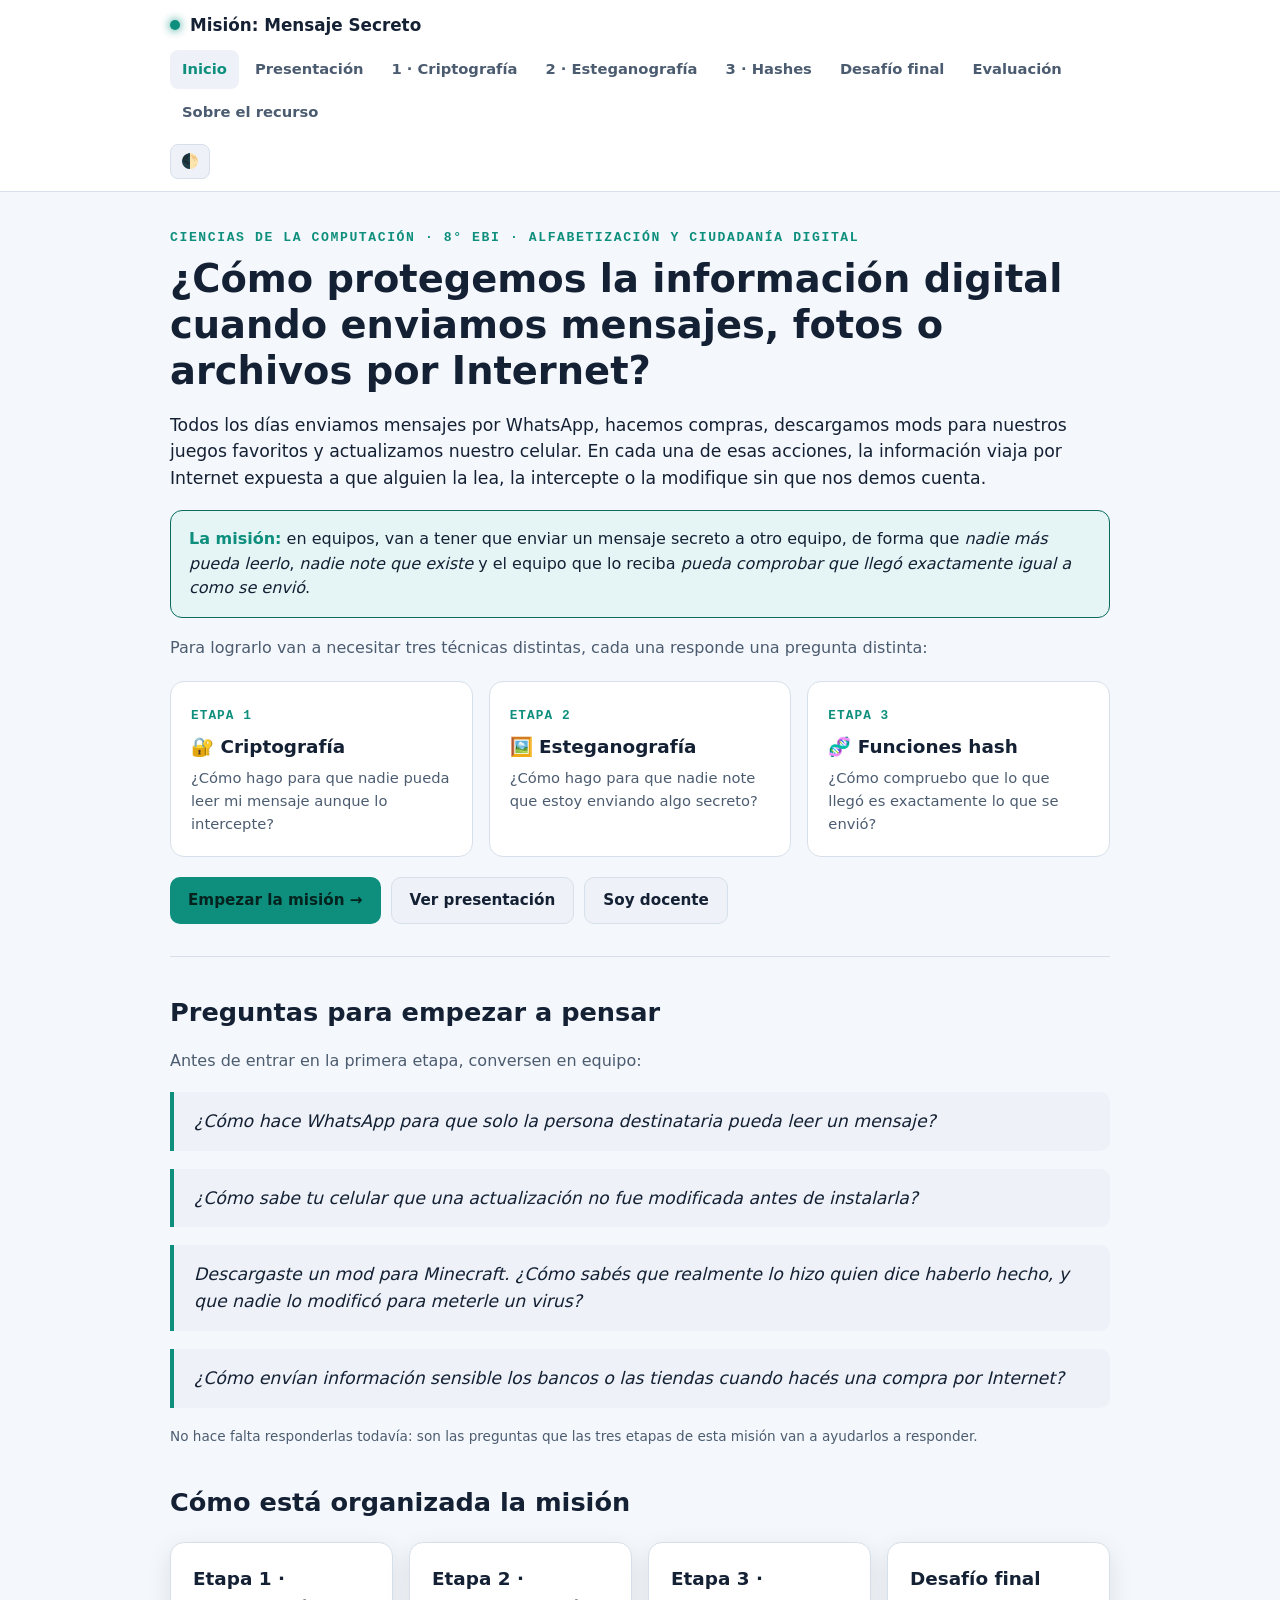
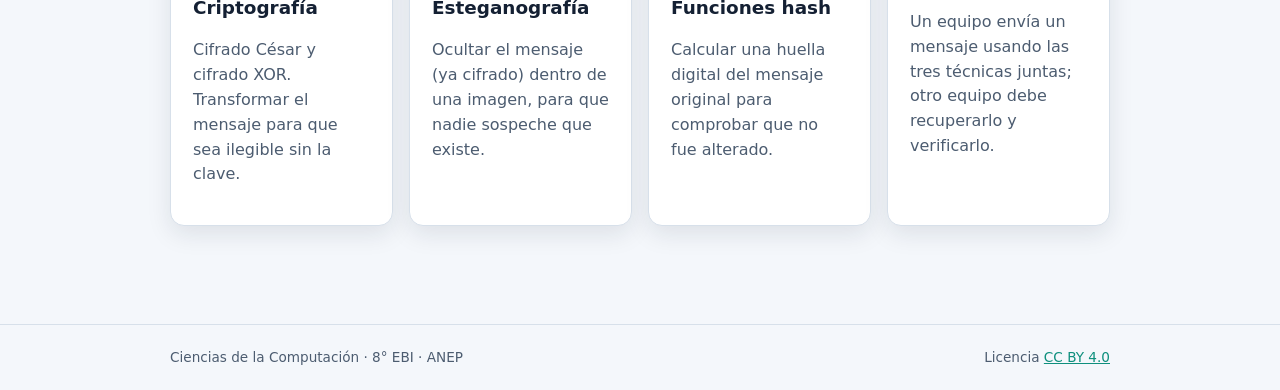
<file: index.html>
<!DOCTYPE html>
<html lang="es">
<head>
<meta charset="UTF-8">
<meta name="viewport" content="width=device-width, initial-scale=1.0">
<title>Misión: Mensaje Secreto — 8° EBI</title>
<meta name="description" content="Recurso educativo de Ciencias de la Computación (8° EBI): criptografía, esteganografía y funciones hash a través de una misión de protección de la información digital.">
<link rel="stylesheet" href="assets/style.css">
</head>
<body>

<header class="site">
  <div class="nav-row">
    <a class="brand" href="index.html"><span class="dot"></span>Misión: Mensaje Secreto</a>
    <nav class="links">
      <a href="index.html" class="active">Inicio</a>
      <a href="presentacion.html">Presentación</a>
      <a href="actividades/criptografia.html">1 · Criptografía</a>
      <a href="actividades/esteganografia.html">2 · Esteganografía</a>
      <a href="actividades/hashes.html">3 · Hashes</a>
      <a href="actividades/desafio-final.html">Desafío final</a>
      <a href="evaluacion.html">Evaluación</a>
      <a href="recursos-docentes.html">Sobre el recurso</a>
    </nav>
    <button class="theme-toggle" onclick="toggleTheme()" title="Cambiar tema" aria-label="Cambiar tema claro/oscuro">🌓</button>
  </div>
</header>

<main>
  <div class="container">
    <p class="eyebrow">Ciencias de la Computación · 8° EBI · Alfabetización y Ciudadanía Digital</p>
    <h1>¿Cómo protegemos la información digital cuando enviamos mensajes, fotos o archivos por Internet?</h1>
    <p class="lead">
      Todos los días enviamos mensajes por WhatsApp, hacemos compras, descargamos mods para nuestros
      juegos favoritos y actualizamos nuestro celular. En cada una de esas acciones, la información
      viaja por Internet expuesta a que alguien la lea, la intercepte o la modifique sin que nos demos cuenta.
    </p>

    <div class="callout">
      <strong>La misión:</strong> en equipos, van a tener que enviar un mensaje secreto a otro equipo,
      de forma que <em>nadie más pueda leerlo</em>, <em>nadie note que existe</em> y el equipo que lo reciba
      <em>pueda comprobar que llegó exactamente igual a como se envió</em>.
    </div>

    <p>Para lograrlo van a necesitar tres técnicas distintas, cada una responde una pregunta distinta:</p>

    <div class="grid">
      <a class="stage-card" href="actividades/criptografia.html">
        <span class="stage-num">ETAPA 1</span>
        <h3>🔐 Criptografía</h3>
        <p>¿Cómo hago para que nadie pueda leer mi mensaje aunque lo intercepte?</p>
      </a>
      <a class="stage-card" href="actividades/esteganografia.html">
        <span class="stage-num">ETAPA 2</span>
        <h3>🖼️ Esteganografía</h3>
        <p>¿Cómo hago para que nadie note que estoy enviando algo secreto?</p>
      </a>
      <a class="stage-card" href="actividades/hashes.html">
        <span class="stage-num">ETAPA 3</span>
        <h3>🧬 Funciones hash</h3>
        <p>¿Cómo compruebo que lo que llegó es exactamente lo que se envió?</p>
      </a>
    </div>

    <div class="btn-row">
      <a class="btn" href="actividades/criptografia.html">Empezar la misión →</a>
      <a class="btn secondary" href="presentacion.html">Ver presentación</a>
      <a class="btn secondary" href="recursos-docentes.html">Soy docente</a>
    </div>

    <hr class="sep">

    <h2>Preguntas para empezar a pensar</h2>
    <p>Antes de entrar en la primera etapa, conversen en equipo:</p>
    <blockquote class="question">¿Cómo hace WhatsApp para que solo la persona destinataria pueda leer un mensaje?</blockquote>
    <blockquote class="question">¿Cómo sabe tu celular que una actualización no fue modificada antes de instalarla?</blockquote>
    <blockquote class="question">Descargaste un mod para Minecraft. ¿Cómo sabés que realmente lo hizo quien dice haberlo hecho, y que nadie lo modificó para meterle un virus?</blockquote>
    <blockquote class="question">¿Cómo envían información sensible los bancos o las tiendas cuando hacés una compra por Internet?</blockquote>

    <p class="small">
      No hace falta responderlas todavía: son las preguntas que las tres etapas de esta misión
      van a ayudarlos a responder.
    </p>

    <h2>Cómo está organizada la misión</h2>
    <div class="grid">
      <div class="card">
        <h3>Etapa 1 · Criptografía</h3>
        <p>Cifrado César y cifrado XOR. Transformar el mensaje para que sea ilegible sin la clave.</p>
      </div>
      <div class="card">
        <h3>Etapa 2 · Esteganografía</h3>
        <p>Ocultar el mensaje (ya cifrado) dentro de una imagen, para que nadie sospeche que existe.</p>
      </div>
      <div class="card">
        <h3>Etapa 3 · Funciones hash</h3>
        <p>Calcular una huella digital del mensaje original para comprobar que no fue alterado.</p>
      </div>
      <div class="card">
        <h3>Desafío final</h3>
        <p>Un equipo envía un mensaje usando las tres técnicas juntas; otro equipo debe recuperarlo y verificarlo.</p>
      </div>
    </div>
  </div>
</main>

<footer class="site">
  <div class="container">
    <span>Ciencias de la Computación · 8° EBI · ANEP</span>
    <span>Licencia <a href="licencia.html">CC BY 4.0</a></span>
  </div>
</footer>

<script>
(function(){
  const stored = localStorage.getItem('theme');
  if (stored) document.documentElement.setAttribute('data-theme', stored);
})();
function toggleTheme(){
  const root = document.documentElement;
  const current = root.getAttribute('data-theme') || (window.matchMedia('(prefers-color-scheme: light)').matches ? 'light' : 'dark');
  const next = current === 'dark' ? 'light' : 'dark';
  root.setAttribute('data-theme', next);
  localStorage.setItem('theme', next);
}
</script>
</body>
</html>
</file>
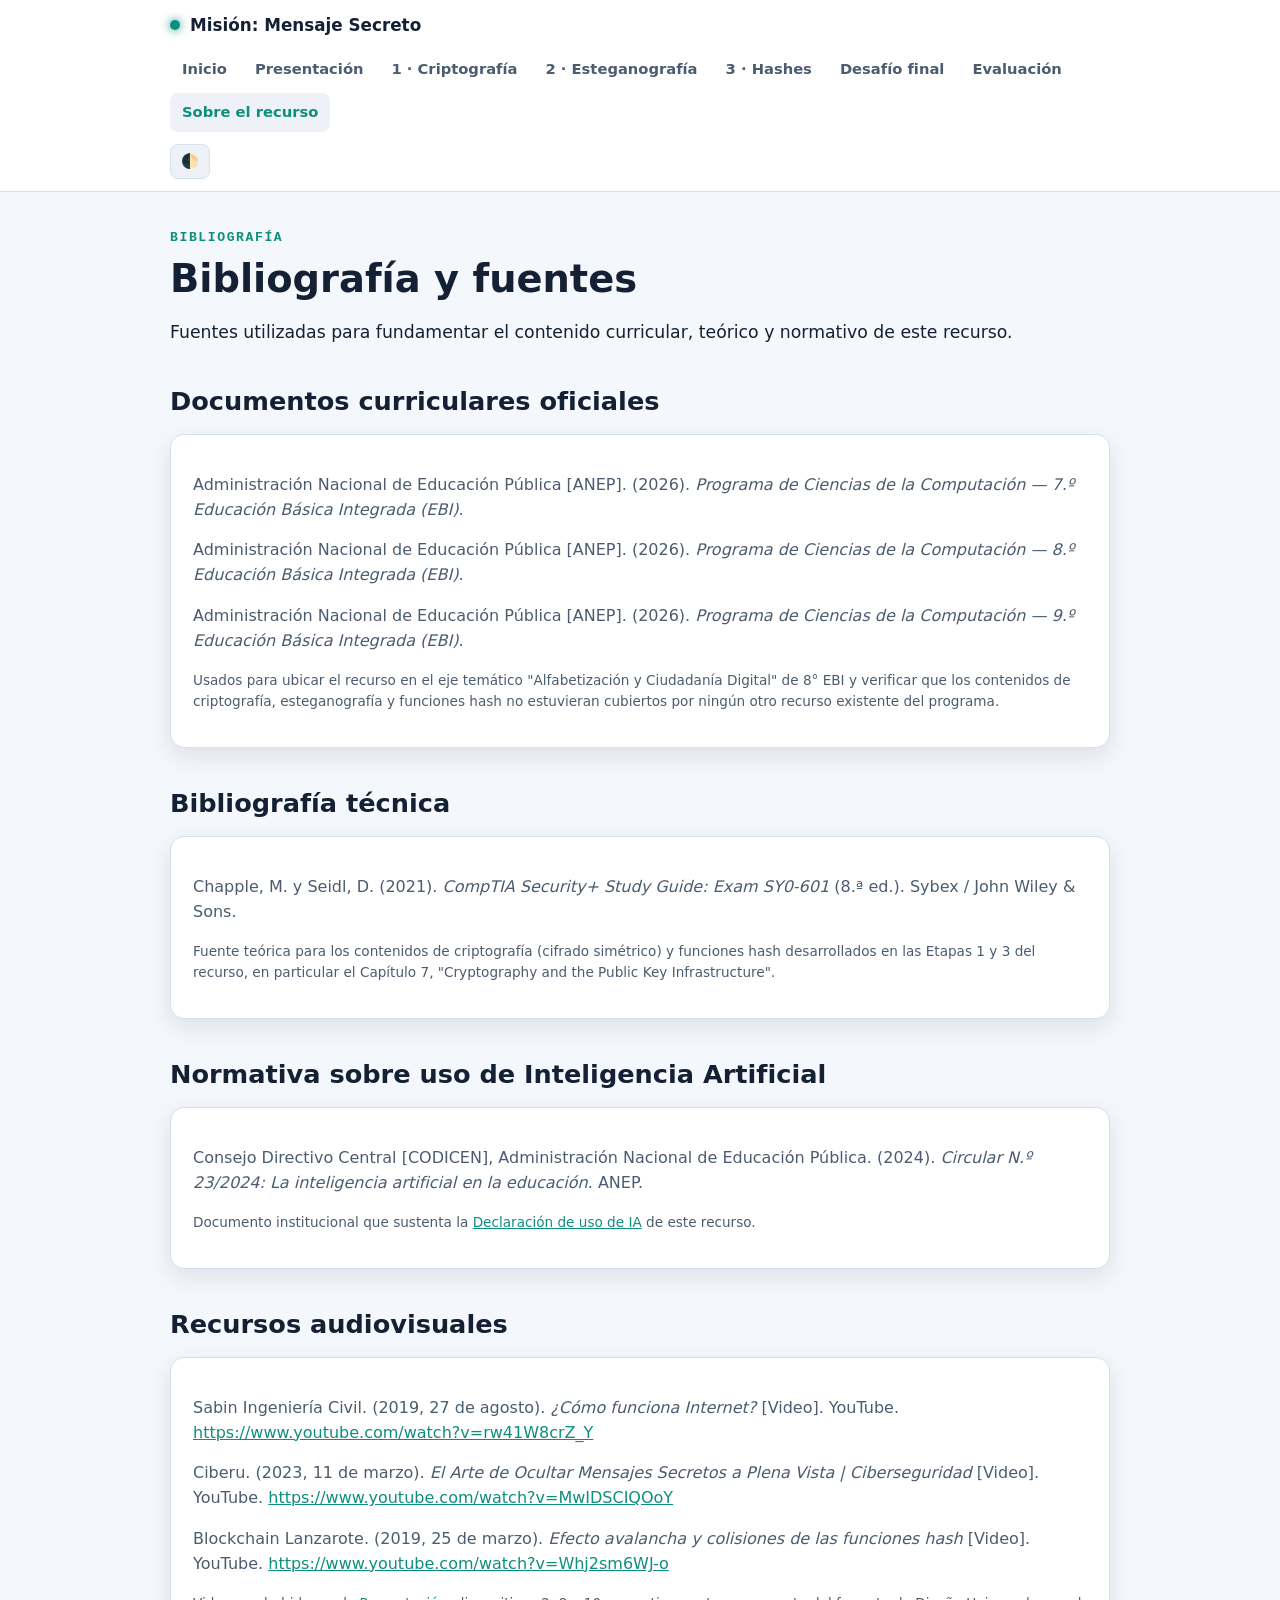
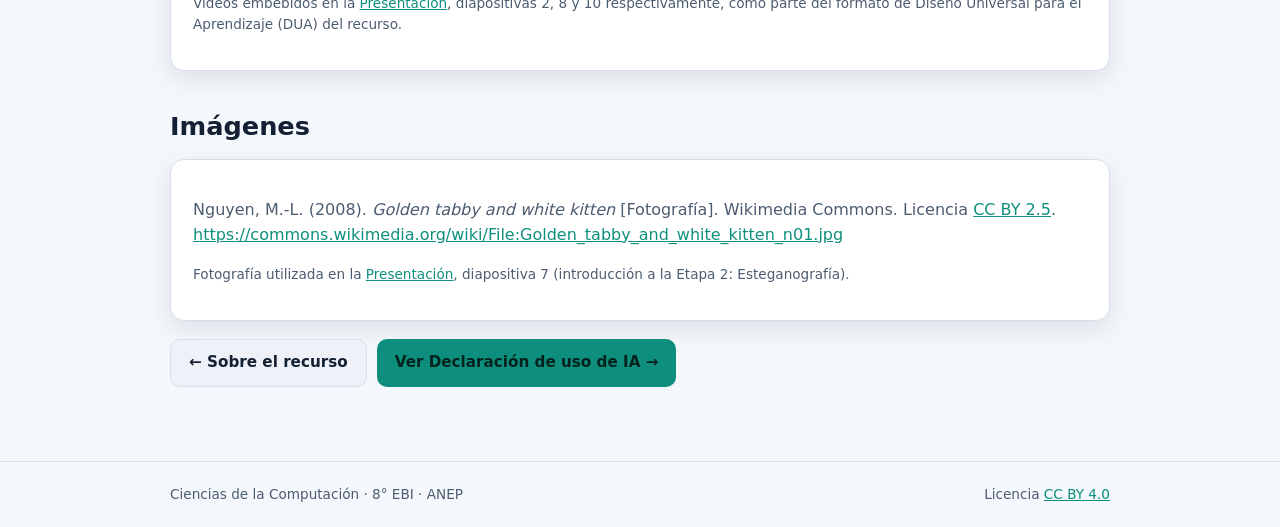
<file: bibliografia.html>
<!DOCTYPE html>
<html lang="es">
<head>
<meta charset="UTF-8">
<meta name="viewport" content="width=device-width, initial-scale=1.0">
<title>Bibliografía — Misión: Mensaje Secreto</title>
<link rel="stylesheet" href="assets/style.css">
</head>
<body>

<header class="site">
  <div class="nav-row">
    <a class="brand" href="index.html"><span class="dot"></span>Misión: Mensaje Secreto</a>
    <nav class="links">
      <a href="index.html">Inicio</a>
      <a href="presentacion.html">Presentación</a>
      <a href="actividades/criptografia.html">1 · Criptografía</a>
      <a href="actividades/esteganografia.html">2 · Esteganografía</a>
      <a href="actividades/hashes.html">3 · Hashes</a>
      <a href="actividades/desafio-final.html">Desafío final</a>
      <a href="evaluacion.html">Evaluación</a>
      <a href="recursos-docentes.html" class="active">Sobre el recurso</a>
    </nav>
    <button class="theme-toggle" onclick="toggleTheme()" aria-label="Cambiar tema">🌓</button>
  </div>
</header>

<main>
  <div class="container">
    <p class="eyebrow">Bibliografía</p>
    <h1>Bibliografía y fuentes</h1>
    <p class="lead">
      Fuentes utilizadas para fundamentar el contenido curricular, teórico y normativo de este recurso.
    </p>

    <h2>Documentos curriculares oficiales</h2>
    <div class="card">
      <p>
        Administración Nacional de Educación Pública [ANEP]. (2026). <em>Programa de Ciencias de la
        Computación — 7.º Educación Básica Integrada (EBI)</em>.
      </p>
      <p>
        Administración Nacional de Educación Pública [ANEP]. (2026). <em>Programa de Ciencias de la
        Computación — 8.º Educación Básica Integrada (EBI)</em>.
      </p>
      <p>
        Administración Nacional de Educación Pública [ANEP]. (2026). <em>Programa de Ciencias de la
        Computación — 9.º Educación Básica Integrada (EBI)</em>.
      </p>
      <p class="hint">
        Usados para ubicar el recurso en el eje temático "Alfabetización y Ciudadanía Digital" de 8° EBI
        y verificar que los contenidos de criptografía, esteganografía y funciones hash no estuvieran
        cubiertos por ningún otro recurso existente del programa.
      </p>
    </div>

    <h2>Bibliografía técnica</h2>
    <div class="card">
      <p>
        Chapple, M. y Seidl, D. (2021). <em>CompTIA Security+ Study Guide: Exam SY0-601</em> (8.ª ed.).
        Sybex / John Wiley &amp; Sons.
      </p>
      <p class="hint">
        Fuente teórica para los contenidos de criptografía (cifrado simétrico) y funciones hash
        desarrollados en las Etapas 1 y 3 del recurso, en particular el Capítulo 7,
        "Cryptography and the Public Key Infrastructure".
      </p>
    </div>

    <h2>Normativa sobre uso de Inteligencia Artificial</h2>
    <div class="card">
      <p>
        Consejo Directivo Central [CODICEN], Administración Nacional de Educación Pública. (2024).
        <em>Circular N.º 23/2024: La inteligencia artificial en la educación</em>. ANEP.
      </p>
      <p class="hint">
        Documento institucional que sustenta la <a href="declaracion-ia.html">Declaración de uso de IA</a>
        de este recurso.
      </p>
    </div>

    <h2>Recursos audiovisuales</h2>
    <div class="card">
      <p>
        Sabin Ingeniería Civil. (2019, 27 de agosto). <em>¿Cómo funciona Internet?</em> [Video]. YouTube.
        <a href="https://www.youtube.com/watch?v=rw41W8crZ_Y" target="_blank" rel="noopener">
        https://www.youtube.com/watch?v=rw41W8crZ_Y</a>
      </p>
      <p>
        Ciberu. (2023, 11 de marzo). <em>El Arte de Ocultar Mensajes Secretos a Plena Vista |
        Ciberseguridad</em> [Video]. YouTube.
        <a href="https://www.youtube.com/watch?v=MwIDSCIQOoY" target="_blank" rel="noopener">
        https://www.youtube.com/watch?v=MwIDSCIQOoY</a>
      </p>
      <p>
        Blockchain Lanzarote. (2019, 25 de marzo). <em>Efecto avalancha y colisiones de las funciones
        hash</em> [Video]. YouTube.
        <a href="https://www.youtube.com/watch?v=Whj2sm6WJ-o" target="_blank" rel="noopener">
        https://www.youtube.com/watch?v=Whj2sm6WJ-o</a>
      </p>
      <p class="hint">
        Videos embebidos en la <a href="presentacion.html">Presentación</a>, diapositivas 2, 8 y 10
        respectivamente, como parte del formato de Diseño Universal para el Aprendizaje (DUA) del recurso.
      </p>
    </div>

    <h2>Imágenes</h2>
    <div class="card">
      <p>
        Nguyen, M.-L. (2008). <em>Golden tabby and white kitten</em> [Fotografía]. Wikimedia Commons.
        Licencia
        <a href="https://creativecommons.org/licenses/by/2.5/" target="_blank" rel="noopener">CC BY 2.5</a>.
        <a href="https://commons.wikimedia.org/wiki/File:Golden_tabby_and_white_kitten_n01.jpg" target="_blank" rel="noopener">
        https://commons.wikimedia.org/wiki/File:Golden_tabby_and_white_kitten_n01.jpg</a>
      </p>
      <p class="hint">
        Fotografía utilizada en la <a href="presentacion.html">Presentación</a>, diapositiva 7
        (introducción a la Etapa 2: Esteganografía).
      </p>
    </div>

    <div class="btn-row">
      <a class="btn secondary" href="recursos-docentes.html">← Sobre el recurso</a>
      <a class="btn" href="declaracion-ia.html">Ver Declaración de uso de IA →</a>
    </div>
  </div>
</main>

<footer class="site">
  <div class="container">
    <span>Ciencias de la Computación · 8° EBI · ANEP</span>
    <span>Licencia <a href="licencia.html">CC BY 4.0</a></span>
  </div>
</footer>

<script>
(function(){
  const stored = localStorage.getItem('theme');
  if (stored) document.documentElement.setAttribute('data-theme', stored);
})();
function toggleTheme(){
  const root = document.documentElement;
  const current = root.getAttribute('data-theme') || (window.matchMedia('(prefers-color-scheme: light)').matches ? 'light' : 'dark');
  const next = current === 'dark' ? 'light' : 'dark';
  root.setAttribute('data-theme', next);
  localStorage.setItem('theme', next);
}
</script>
</body>
</html>
</file>
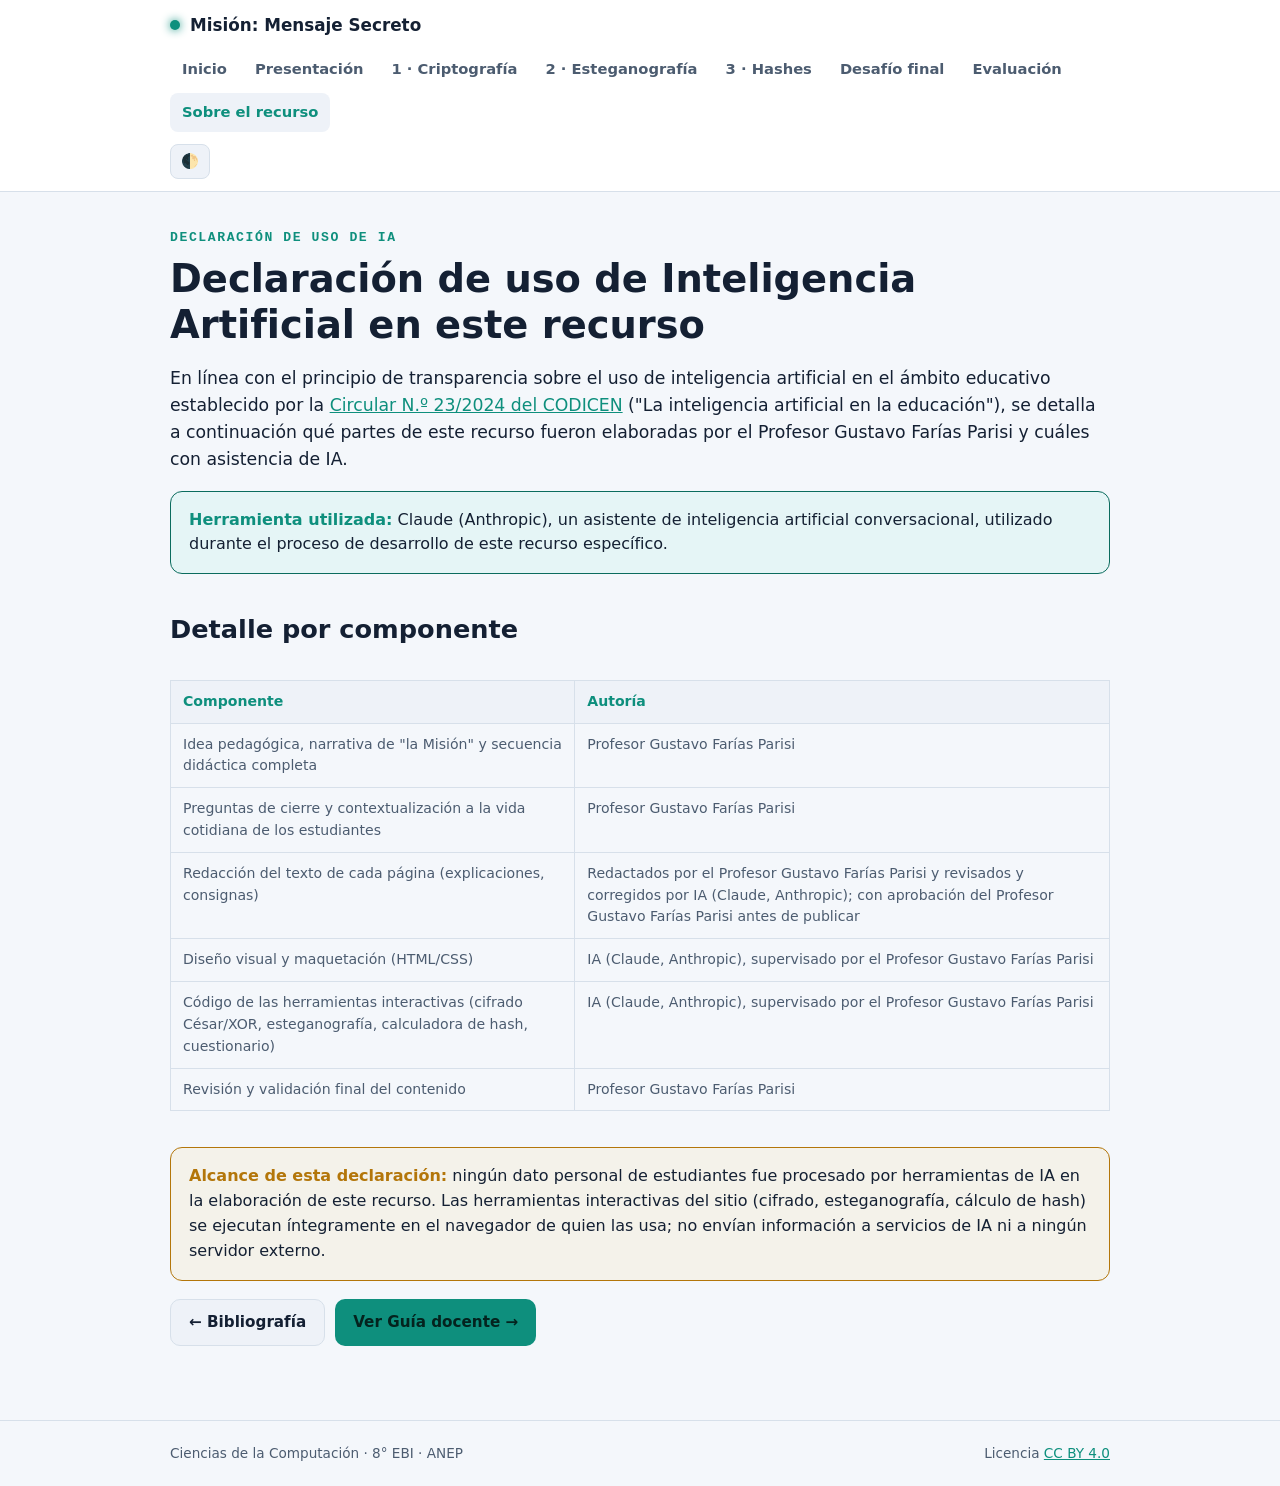
<file: declaracion-ia.html>
<!DOCTYPE html>
<html lang="es">
<head>
<meta charset="UTF-8">
<meta name="viewport" content="width=device-width, initial-scale=1.0">
<title>Declaración de uso de IA — Misión: Mensaje Secreto</title>
<link rel="stylesheet" href="assets/style.css">
</head>
<body>

<header class="site">
  <div class="nav-row">
    <a class="brand" href="index.html"><span class="dot"></span>Misión: Mensaje Secreto</a>
    <nav class="links">
      <a href="index.html">Inicio</a>
      <a href="presentacion.html">Presentación</a>
      <a href="actividades/criptografia.html">1 · Criptografía</a>
      <a href="actividades/esteganografia.html">2 · Esteganografía</a>
      <a href="actividades/hashes.html">3 · Hashes</a>
      <a href="actividades/desafio-final.html">Desafío final</a>
      <a href="evaluacion.html">Evaluación</a>
      <a href="recursos-docentes.html" class="active">Sobre el recurso</a>
    </nav>
    <button class="theme-toggle" onclick="toggleTheme()" aria-label="Cambiar tema">🌓</button>
  </div>
</header>

<main>
  <div class="container">
    <p class="eyebrow">Declaración de uso de IA</p>
    <h1>Declaración de uso de Inteligencia Artificial en este recurso</h1>

    <p class="lead">
      En línea con el principio de transparencia sobre el uso de inteligencia artificial en el ámbito
      educativo establecido por la <a href="bibliografia.html">Circular N.º 23/2024 del CODICEN</a>
      ("La inteligencia artificial en la educación"), se detalla a continuación qué partes de este
      recurso fueron elaboradas por el Profesor Gustavo Farías Parisi y cuáles con asistencia de IA.
    </p>

    <div class="callout">
      <strong>Herramienta utilizada:</strong> Claude (Anthropic), un asistente de inteligencia artificial
      conversacional, utilizado durante el proceso de desarrollo de este recurso específico.
    </div>

    <h2>Detalle por componente</h2>
    <div style="overflow-x:auto;">
    <table class="rubric">
      <thead>
        <tr>
          <th>Componente</th>
          <th>Autoría</th>
        </tr>
      </thead>
      <tbody>
        <tr>
          <td>Idea pedagógica, narrativa de "la Misión" y secuencia didáctica completa</td>
          <td>Profesor Gustavo Farías Parisi</td>
        </tr>
        <tr>
          <td>Preguntas de cierre y contextualización a la vida cotidiana de los estudiantes</td>
          <td>Profesor Gustavo Farías Parisi</td>
        </tr>
        <tr>
          <td>Redacción del texto de cada página (explicaciones, consignas)</td>
          <td>Redactados por el Profesor Gustavo Farías Parisi y revisados y corregidos por IA (Claude,
          Anthropic); con aprobación del Profesor Gustavo Farías Parisi antes de publicar</td>
        </tr>
        <tr>
          <td>Diseño visual y maquetación (HTML/CSS)</td>
          <td>IA (Claude, Anthropic), supervisado por el Profesor Gustavo Farías Parisi</td>
        </tr>
        <tr>
          <td>Código de las herramientas interactivas (cifrado César/XOR, esteganografía, calculadora
          de hash, cuestionario)</td>
          <td>IA (Claude, Anthropic), supervisado por el Profesor Gustavo Farías Parisi</td>
        </tr>
        <tr>
          <td>Revisión y validación final del contenido</td>
          <td>Profesor Gustavo Farías Parisi</td>
        </tr>
      </tbody>
    </table>
    </div>

    <div class="callout warn">
      <strong>Alcance de esta declaración:</strong> ningún dato personal de estudiantes fue procesado
      por herramientas de IA en la elaboración de este recurso. Las herramientas interactivas del sitio
      (cifrado, esteganografía, cálculo de hash) se ejecutan íntegramente en el navegador de quien las usa;
      no envían información a servicios de IA ni a ningún servidor externo.
    </div>

    <div class="btn-row">
      <a class="btn secondary" href="bibliografia.html">← Bibliografía</a>
      <a class="btn" href="guia-docente.html">Ver Guía docente →</a>
    </div>
  </div>
</main>

<footer class="site">
  <div class="container">
    <span>Ciencias de la Computación · 8° EBI · ANEP</span>
    <span>Licencia <a href="licencia.html">CC BY 4.0</a></span>
  </div>
</footer>

<script>
(function(){
  const stored = localStorage.getItem('theme');
  if (stored) document.documentElement.setAttribute('data-theme', stored);
})();
function toggleTheme(){
  const root = document.documentElement;
  const current = root.getAttribute('data-theme') || (window.matchMedia('(prefers-color-scheme: light)').matches ? 'light' : 'dark');
  const next = current === 'dark' ? 'light' : 'dark';
  root.setAttribute('data-theme', next);
  localStorage.setItem('theme', next);
}
</script>
</body>
</html>
</file>
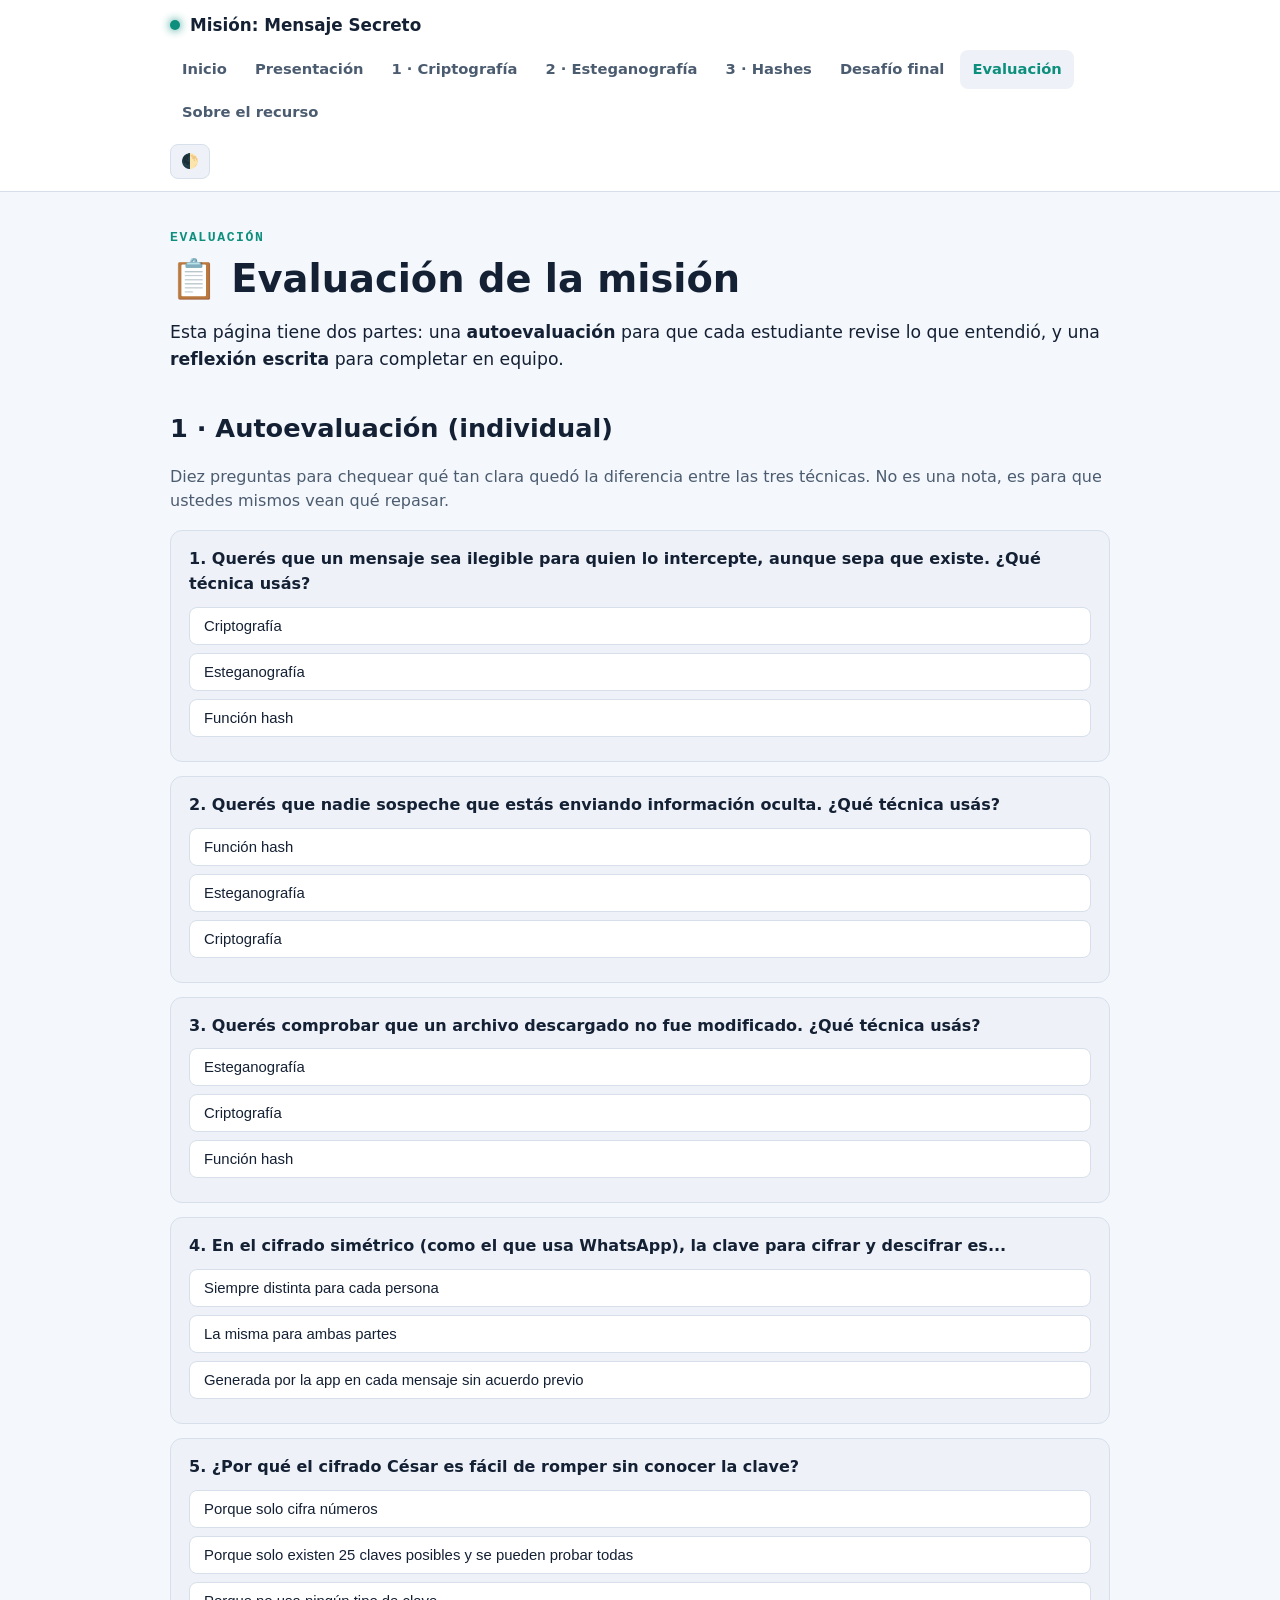
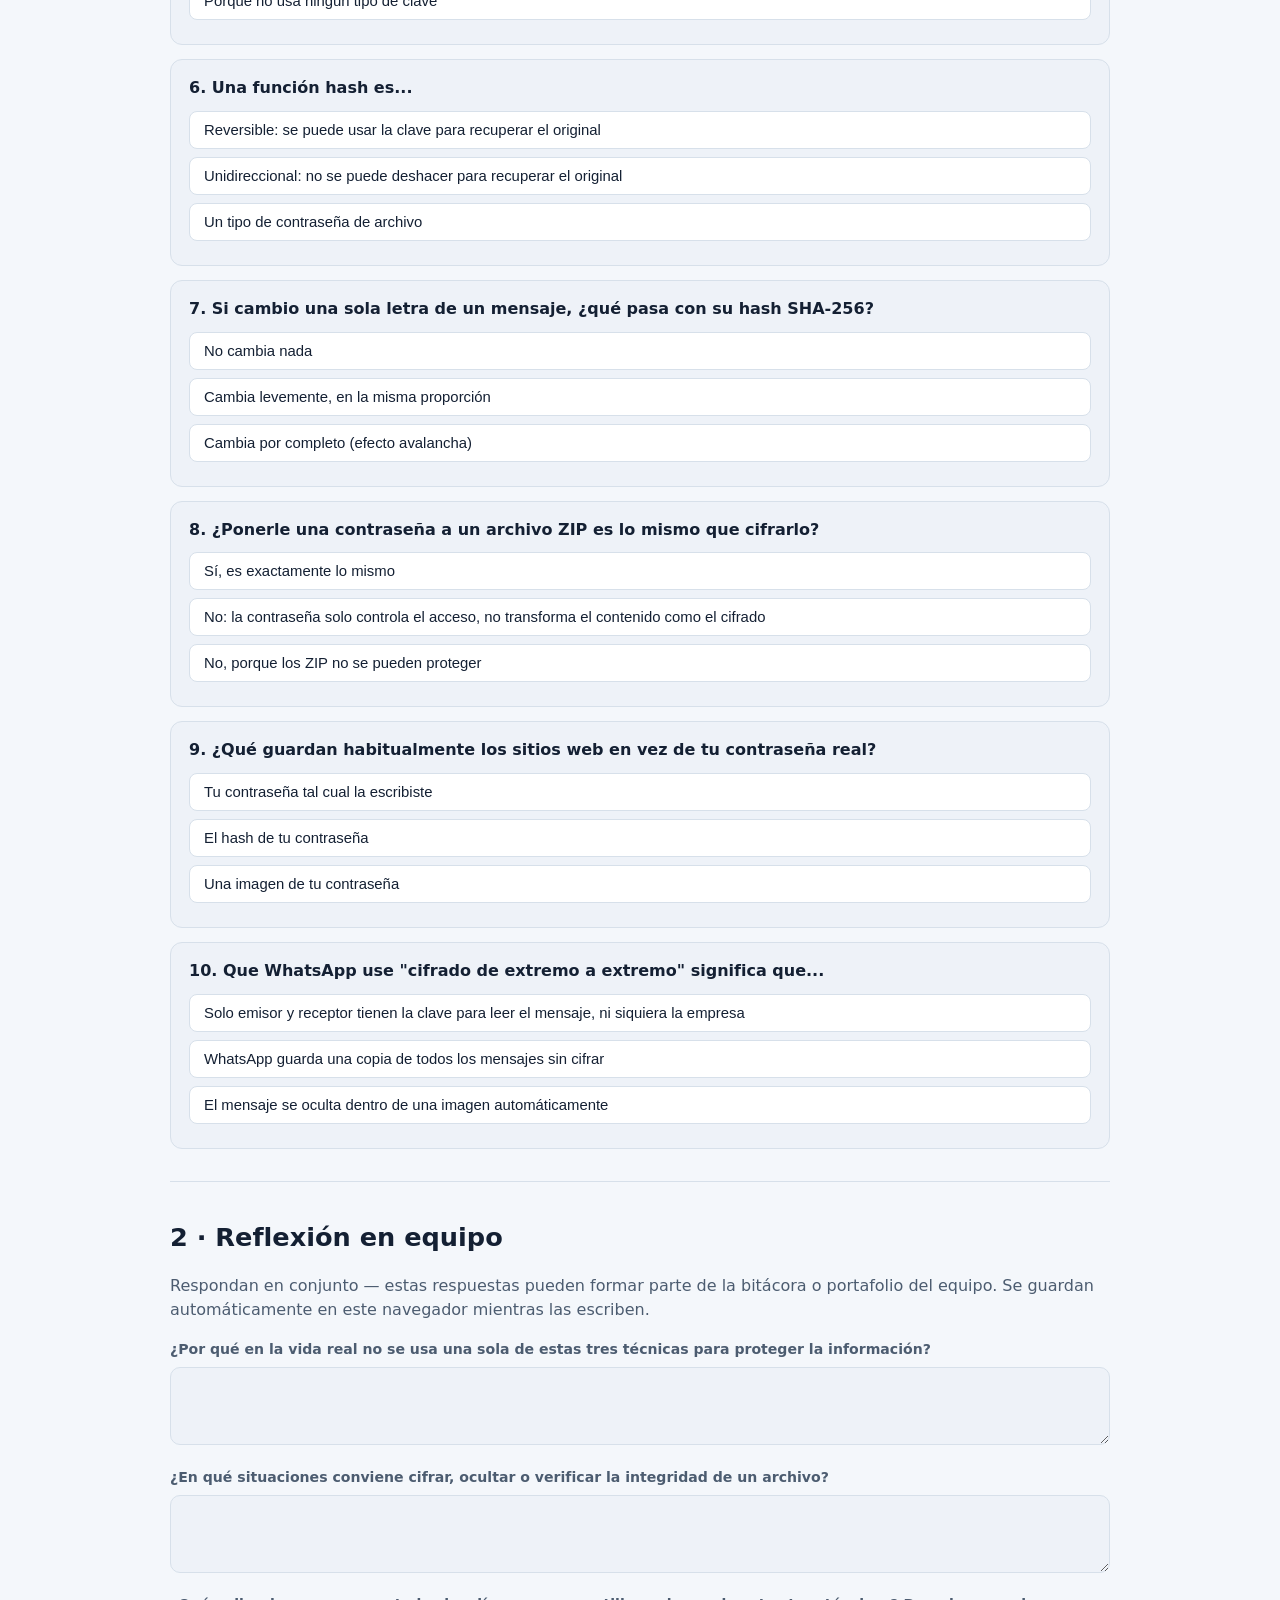
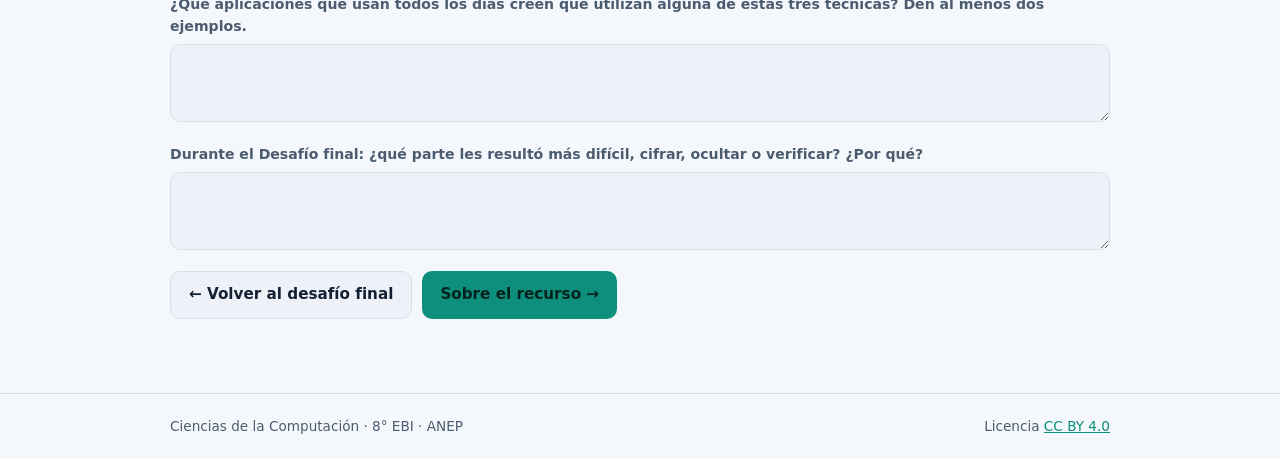
<file: evaluacion.html>
<!DOCTYPE html>
<html lang="es">
<head>
<meta charset="UTF-8">
<meta name="viewport" content="width=device-width, initial-scale=1.0">
<title>Evaluación — Misión: Mensaje Secreto</title>
<link rel="stylesheet" href="assets/style.css">
</head>
<body>

<header class="site">
  <div class="nav-row">
    <a class="brand" href="index.html"><span class="dot"></span>Misión: Mensaje Secreto</a>
    <nav class="links">
      <a href="index.html">Inicio</a>
      <a href="presentacion.html">Presentación</a>
      <a href="actividades/criptografia.html">1 · Criptografía</a>
      <a href="actividades/esteganografia.html">2 · Esteganografía</a>
      <a href="actividades/hashes.html">3 · Hashes</a>
      <a href="actividades/desafio-final.html">Desafío final</a>
      <a href="evaluacion.html" class="active">Evaluación</a>
      <a href="recursos-docentes.html">Sobre el recurso</a>
    </nav>
    <button class="theme-toggle" onclick="toggleTheme()" aria-label="Cambiar tema">🌓</button>
  </div>
</header>

<main>
  <div class="container">
    <p class="eyebrow">Evaluación</p>
    <h1>📋 Evaluación de la misión</h1>
    <p class="lead">
      Esta página tiene dos partes: una <strong>autoevaluación</strong> para que cada estudiante revise
      lo que entendió, y una <strong>reflexión escrita</strong> para completar en equipo.
    </p>

    <h2>1 · Autoevaluación (individual)</h2>
    <p>Diez preguntas para chequear qué tan clara quedó la diferencia entre las tres técnicas. No es
    una nota, es para que ustedes mismos vean qué repasar.</p>

    <div id="quiz-container"></div>
    <p class="quiz-score" id="quiz-score-final" style="display:none;"></p>

    <hr class="sep">

    <h2>2 · Reflexión en equipo</h2>
    <p>Respondan en conjunto — estas respuestas pueden formar parte de la bitácora o portafolio del
    equipo. Se guardan automáticamente en este navegador mientras las escriben.</p>

    <label for="r1">¿Por qué en la vida real no se usa una sola de estas tres técnicas para proteger la información?</label>
    <textarea id="r1" rows="3"></textarea>

    <label for="r2">¿En qué situaciones conviene cifrar, ocultar o verificar la integridad de un archivo?</label>
    <textarea id="r2" rows="3"></textarea>

    <label for="r3">¿Qué aplicaciones que usan todos los días creen que utilizan alguna de estas tres técnicas? Den al menos dos ejemplos.</label>
    <textarea id="r3" rows="3"></textarea>

    <label for="r4">Durante el Desafío final: ¿qué parte les resultó más difícil, cifrar, ocultar o verificar? ¿Por qué?</label>
    <textarea id="r4" rows="3"></textarea>

    <p class="hint" id="save-indicator"></p>

    <div class="btn-row">
      <a class="btn secondary" href="actividades/desafio-final.html">← Volver al desafío final</a>
      <a class="btn" href="recursos-docentes.html">Sobre el recurso →</a>
    </div>
  </div>
</main>

<footer class="site">
  <div class="container">
    <span>Ciencias de la Computación · 8° EBI · ANEP</span>
    <span>Licencia <a href="licencia.html">CC BY 4.0</a></span>
  </div>
</footer>

<script>
(function(){
  const stored = localStorage.getItem('theme');
  if (stored) document.documentElement.setAttribute('data-theme', stored);
})();
function toggleTheme(){
  const root = document.documentElement;
  const current = root.getAttribute('data-theme') || (window.matchMedia('(prefers-color-scheme: light)').matches ? 'light' : 'dark');
  const next = current === 'dark' ? 'light' : 'dark';
  root.setAttribute('data-theme', next);
  localStorage.setItem('theme', next);
}

const preguntas = [
  { q: "Querés que un mensaje sea ilegible para quien lo intercepte, aunque sepa que existe. ¿Qué técnica usás?", opts: ["Criptografía", "Esteganografía", "Función hash"], correcta: 0 },
  { q: "Querés que nadie sospeche que estás enviando información oculta. ¿Qué técnica usás?", opts: ["Función hash", "Esteganografía", "Criptografía"], correcta: 1 },
  { q: "Querés comprobar que un archivo descargado no fue modificado. ¿Qué técnica usás?", opts: ["Esteganografía", "Criptografía", "Función hash"], correcta: 2 },
  { q: "En el cifrado simétrico (como el que usa WhatsApp), la clave para cifrar y descifrar es...", opts: ["Siempre distinta para cada persona", "La misma para ambas partes", "Generada por la app en cada mensaje sin acuerdo previo"], correcta: 1 },
  { q: "¿Por qué el cifrado César es fácil de romper sin conocer la clave?", opts: ["Porque solo cifra números", "Porque solo existen 25 claves posibles y se pueden probar todas", "Porque no usa ningún tipo de clave"], correcta: 1 },
  { q: "Una función hash es...", opts: ["Reversible: se puede usar la clave para recuperar el original", "Unidireccional: no se puede deshacer para recuperar el original", "Un tipo de contraseña de archivo"], correcta: 1 },
  { q: "Si cambio una sola letra de un mensaje, ¿qué pasa con su hash SHA-256?", opts: ["No cambia nada", "Cambia levemente, en la misma proporción", "Cambia por completo (efecto avalancha)"], correcta: 2 },
  { q: "¿Ponerle una contraseña a un archivo ZIP es lo mismo que cifrarlo?", opts: ["Sí, es exactamente lo mismo", "No: la contraseña solo controla el acceso, no transforma el contenido como el cifrado", "No, porque los ZIP no se pueden proteger"], correcta: 1 },
  { q: "¿Qué guardan habitualmente los sitios web en vez de tu contraseña real?", opts: ["Tu contraseña tal cual la escribiste", "El hash de tu contraseña", "Una imagen de tu contraseña"], correcta: 1 },
  { q: "Que WhatsApp use \"cifrado de extremo a extremo\" significa que...", opts: ["Solo emisor y receptor tienen la clave para leer el mensaje, ni siquiera la empresa", "WhatsApp guarda una copia de todos los mensajes sin cifrar", "El mensaje se oculta dentro de una imagen automáticamente"], correcta: 0 }
];

const container = document.getElementById('quiz-container');
let score = 0;
let respondidas = 0;

preguntas.forEach((p, i) => {
  const div = document.createElement('div');
  div.className = 'quiz-q';
  const qText = document.createElement('p');
  qText.className = 'q-text';
  qText.textContent = (i + 1) + '. ' + p.q;
  div.appendChild(qText);

  p.opts.forEach((opt, j) => {
    const btn = document.createElement('button');
    btn.className = 'quiz-opt';
    btn.textContent = opt;
    btn.addEventListener('click', () => {
      if (btn.dataset.answered) return;
      const opts = div.querySelectorAll('.quiz-opt');
      opts.forEach(o => o.dataset.answered = 'true');
      if (j === p.correcta) {
        btn.classList.add('correct');
        score++;
      } else {
        btn.classList.add('incorrect');
        opts[p.correcta].classList.add('correct');
      }
      respondidas++;
      if (respondidas === preguntas.length) {
        const el = document.getElementById('quiz-score-final');
        el.style.display = 'block';
        el.textContent = 'Puntaje: ' + score + ' / ' + preguntas.length;
      }
    });
    div.appendChild(btn);
  });

  container.appendChild(div);
});

['r1','r2','r3','r4'].forEach(id => {
  const el = document.getElementById(id);
  const saved = localStorage.getItem('mision-' + id);
  if (saved) el.value = saved;
  el.addEventListener('input', () => {
    localStorage.setItem('mision-' + id, el.value);
    const ind = document.getElementById('save-indicator');
    ind.textContent = 'Respuestas guardadas en este navegador.';
    clearTimeout(window._saveTimeout);
    window._saveTimeout = setTimeout(() => ind.textContent = '', 2000);
  });
});
</script>
</body>
</html>
</file>
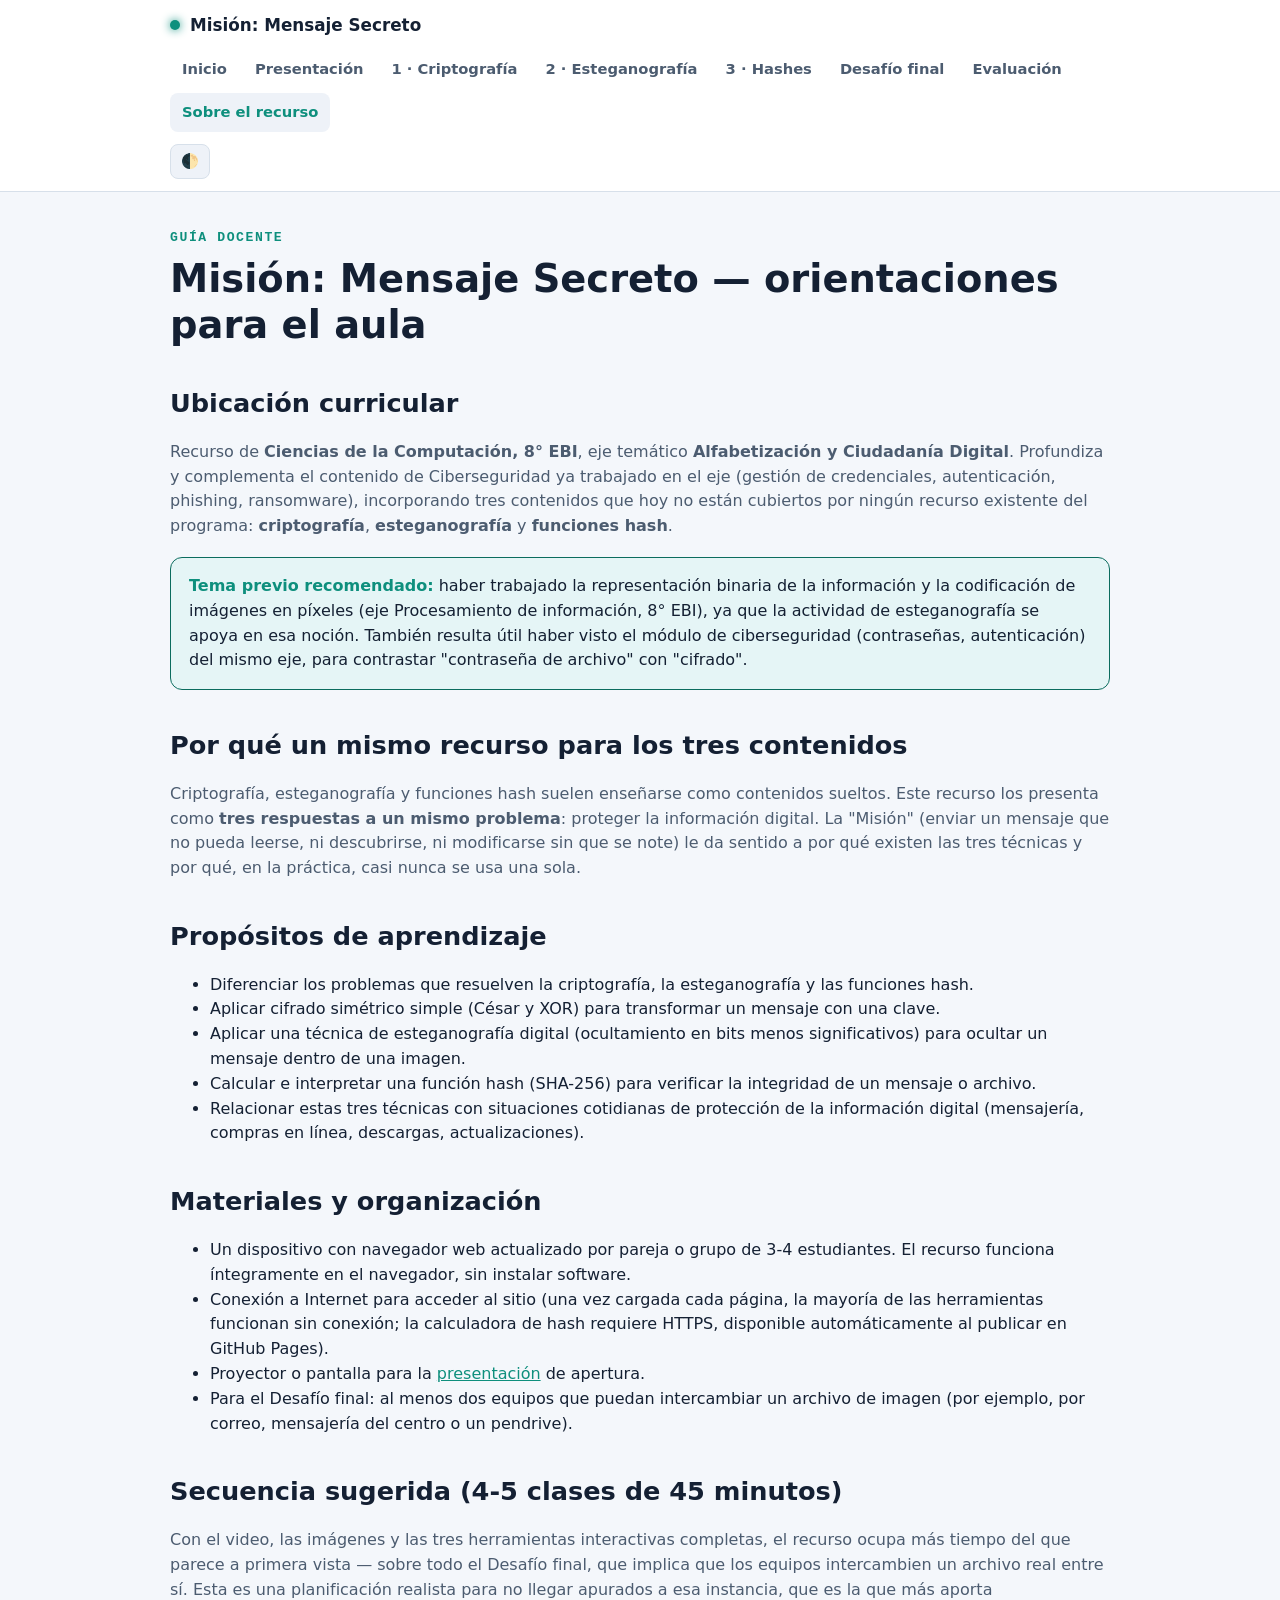
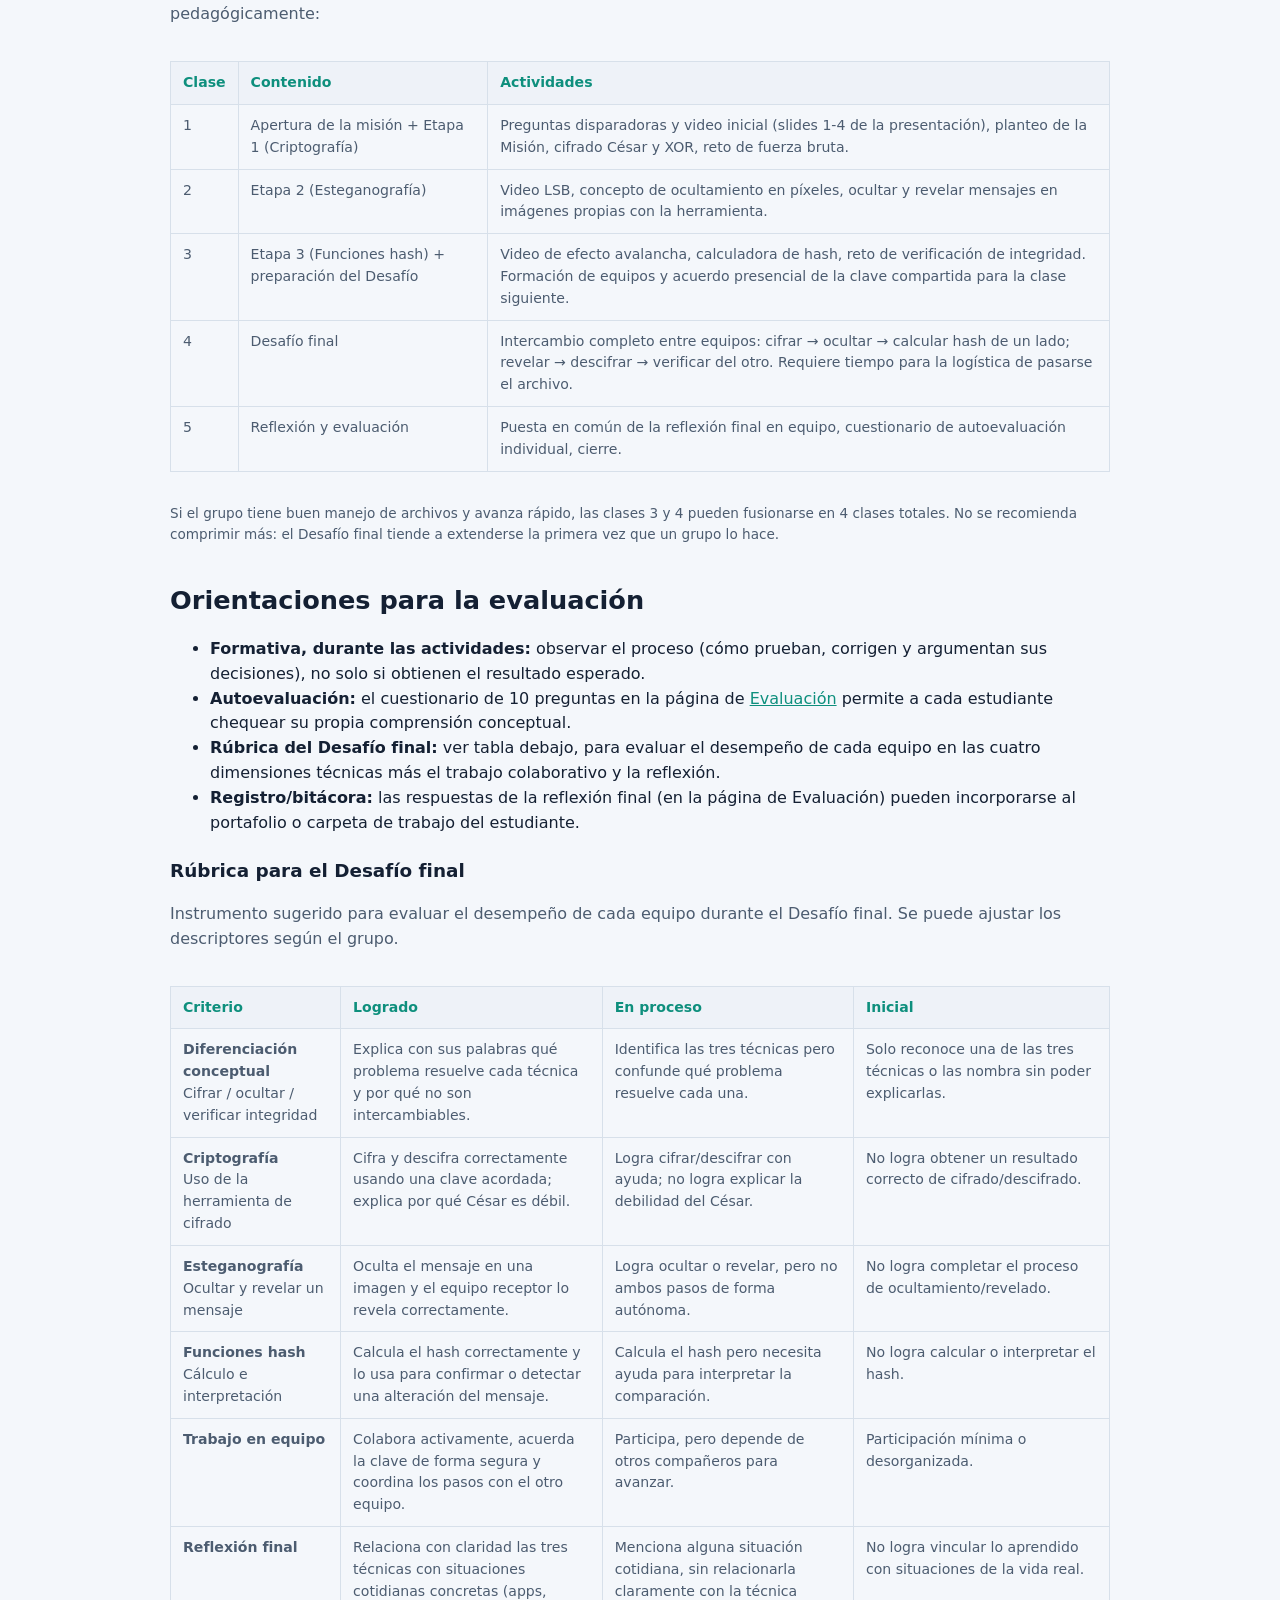
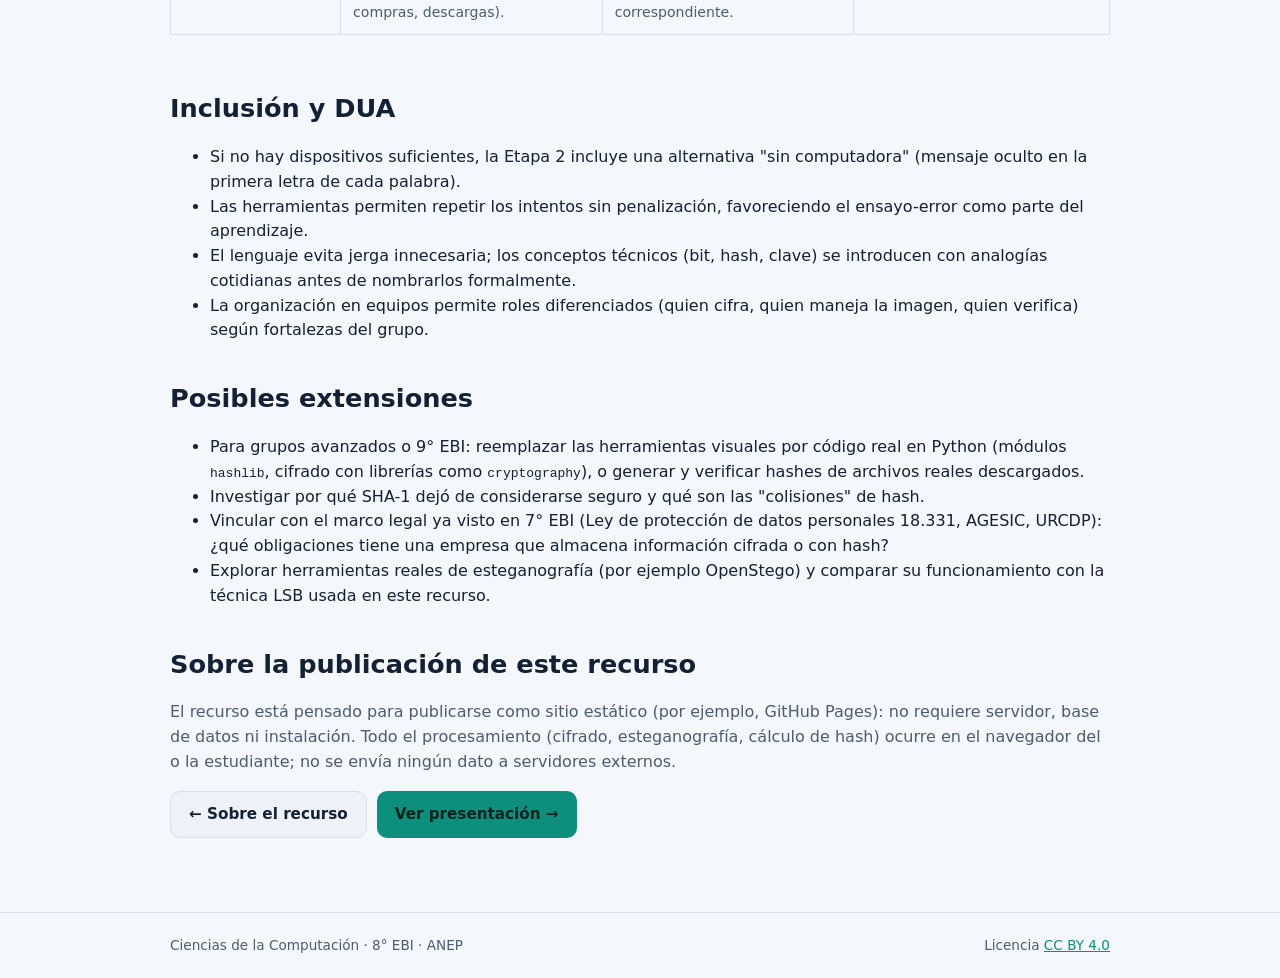
<file: guia-docente.html>
<!DOCTYPE html>
<html lang="es">
<head>
<meta charset="UTF-8">
<meta name="viewport" content="width=device-width, initial-scale=1.0">
<title>Guía docente — Misión: Mensaje Secreto</title>
<link rel="stylesheet" href="assets/style.css">
</head>
<body>

<header class="site">
  <div class="nav-row">
    <a class="brand" href="index.html"><span class="dot"></span>Misión: Mensaje Secreto</a>
    <nav class="links">
      <a href="index.html">Inicio</a>
      <a href="presentacion.html">Presentación</a>
      <a href="actividades/criptografia.html">1 · Criptografía</a>
      <a href="actividades/esteganografia.html">2 · Esteganografía</a>
      <a href="actividades/hashes.html">3 · Hashes</a>
      <a href="actividades/desafio-final.html">Desafío final</a>
      <a href="evaluacion.html">Evaluación</a>
      <a href="recursos-docentes.html" class="active">Sobre el recurso</a>
    </nav>
    <button class="theme-toggle" onclick="toggleTheme()" aria-label="Cambiar tema">🌓</button>
  </div>
</header>

<main>
  <div class="container">
    <p class="eyebrow">Guía docente</p>
    <h1>Misión: Mensaje Secreto — orientaciones para el aula</h1>

    <h2>Ubicación curricular</h2>
    <p>
      Recurso de <strong>Ciencias de la Computación, 8° EBI</strong>, eje temático
      <strong>Alfabetización y Ciudadanía Digital</strong>. Profundiza y complementa el contenido de
      Ciberseguridad ya trabajado en el eje (gestión de credenciales, autenticación, phishing,
      ransomware), incorporando tres contenidos que hoy no están cubiertos por ningún recurso existente
      del programa: <strong>criptografía</strong>, <strong>esteganografía</strong> y
      <strong>funciones hash</strong>.
    </p>
    <div class="callout">
      <strong>Tema previo recomendado:</strong> haber trabajado la representación binaria de la
      información y la codificación de imágenes en píxeles (eje Procesamiento de información, 8° EBI),
      ya que la actividad de esteganografía se apoya en esa noción. También resulta útil haber visto el
      módulo de ciberseguridad (contraseñas, autenticación) del mismo eje, para contrastar "contraseña de
      archivo" con "cifrado".
    </div>

    <h2>Por qué un mismo recurso para los tres contenidos</h2>
    <p>
      Criptografía, esteganografía y funciones hash suelen enseñarse como contenidos sueltos. Este
      recurso los presenta como <strong>tres respuestas a un mismo problema</strong>: proteger la
      información digital. La "Misión" (enviar un mensaje que no pueda leerse, ni descubrirse, ni
      modificarse sin que se note) le da sentido a por qué existen las tres técnicas y por qué, en la
      práctica, casi nunca se usa una sola.
    </p>

    <h2>Propósitos de aprendizaje</h2>
    <ul>
      <li>Diferenciar los problemas que resuelven la criptografía, la esteganografía y las funciones hash.</li>
      <li>Aplicar cifrado simétrico simple (César y XOR) para transformar un mensaje con una clave.</li>
      <li>Aplicar una técnica de esteganografía digital (ocultamiento en bits menos significativos) para ocultar un mensaje dentro de una imagen.</li>
      <li>Calcular e interpretar una función hash (SHA-256) para verificar la integridad de un mensaje o archivo.</li>
      <li>Relacionar estas tres técnicas con situaciones cotidianas de protección de la información digital (mensajería, compras en línea, descargas, actualizaciones).</li>
    </ul>

    <h2>Materiales y organización</h2>
    <ul>
      <li>Un dispositivo con navegador web actualizado por pareja o grupo de 3-4 estudiantes. El recurso funciona íntegramente en el navegador, sin instalar software.</li>
      <li>Conexión a Internet para acceder al sitio (una vez cargada cada página, la mayoría de las herramientas funcionan sin conexión; la calculadora de hash requiere HTTPS, disponible automáticamente al publicar en GitHub Pages).</li>
      <li>Proyector o pantalla para la <a href="presentacion.html">presentación</a> de apertura.</li>
      <li>Para el Desafío final: al menos dos equipos que puedan intercambiar un archivo de imagen (por ejemplo, por correo, mensajería del centro o un pendrive).</li>
    </ul>

    <h2>Secuencia sugerida (4-5 clases de 45 minutos)</h2>
    <p>
      Con el video, las imágenes y las tres herramientas interactivas completas, el recurso ocupa más
      tiempo del que parece a primera vista — sobre todo el Desafío final, que implica que los equipos
      intercambien un archivo real entre sí. Esta es una planificación realista para no llegar apurados
      a esa instancia, que es la que más aporta pedagógicamente:
    </p>
    <div style="overflow-x:auto;">
    <table class="rubric">
      <thead>
        <tr><th>Clase</th><th>Contenido</th><th>Actividades</th></tr>
      </thead>
      <tbody>
        <tr>
          <td>1</td>
          <td>Apertura de la misión + Etapa 1 (Criptografía)</td>
          <td>Preguntas disparadoras y video inicial (slides 1-4 de la presentación), planteo de la
          Misión, cifrado César y XOR, reto de fuerza bruta.</td>
        </tr>
        <tr>
          <td>2</td>
          <td>Etapa 2 (Esteganografía)</td>
          <td>Video LSB, concepto de ocultamiento en píxeles, ocultar y revelar mensajes en imágenes
          propias con la herramienta.</td>
        </tr>
        <tr>
          <td>3</td>
          <td>Etapa 3 (Funciones hash) + preparación del Desafío</td>
          <td>Video de efecto avalancha, calculadora de hash, reto de verificación de integridad.
          Formación de equipos y acuerdo presencial de la clave compartida para la clase siguiente.</td>
        </tr>
        <tr>
          <td>4</td>
          <td>Desafío final</td>
          <td>Intercambio completo entre equipos: cifrar → ocultar → calcular hash de un lado; revelar →
          descifrar → verificar del otro. Requiere tiempo para la logística de pasarse el archivo.</td>
        </tr>
        <tr>
          <td>5</td>
          <td>Reflexión y evaluación</td>
          <td>Puesta en común de la reflexión final en equipo, cuestionario de autoevaluación individual,
          cierre.</td>
        </tr>
      </tbody>
    </table>
    </div>
    <p class="small">Si el grupo tiene buen manejo de archivos y avanza rápido, las clases 3 y 4 pueden
    fusionarse en 4 clases totales. No se recomienda comprimir más: el Desafío final tiende a extenderse
    la primera vez que un grupo lo hace.</p>

    <h2>Orientaciones para la evaluación</h2>
    <ul>
      <li><strong>Formativa, durante las actividades:</strong> observar el proceso (cómo prueban, corrigen y argumentan sus decisiones), no solo si obtienen el resultado esperado.</li>
      <li><strong>Autoevaluación:</strong> el cuestionario de 10 preguntas en la página de <a href="evaluacion.html">Evaluación</a> permite a cada estudiante chequear su propia comprensión conceptual.</li>
      <li><strong>Rúbrica del Desafío final:</strong> ver tabla debajo, para evaluar el desempeño de cada equipo en las cuatro dimensiones técnicas más el trabajo colaborativo y la reflexión.</li>
      <li><strong>Registro/bitácora:</strong> las respuestas de la reflexión final (en la página de Evaluación) pueden incorporarse al portafolio o carpeta de trabajo del estudiante.</li>
    </ul>

    <h3>Rúbrica para el Desafío final</h3>
    <p>Instrumento sugerido para evaluar el desempeño de cada equipo durante el Desafío final. Se puede
    ajustar los descriptores según el grupo.</p>
    <div style="overflow-x:auto;">
    <table class="rubric">
      <thead>
        <tr>
          <th>Criterio</th>
          <th>Logrado</th>
          <th>En proceso</th>
          <th>Inicial</th>
        </tr>
      </thead>
      <tbody>
        <tr>
          <td><strong>Diferenciación conceptual</strong><br>Cifrar / ocultar / verificar integridad</td>
          <td>Explica con sus palabras qué problema resuelve cada técnica y por qué no son intercambiables.</td>
          <td>Identifica las tres técnicas pero confunde qué problema resuelve cada una.</td>
          <td>Solo reconoce una de las tres técnicas o las nombra sin poder explicarlas.</td>
        </tr>
        <tr>
          <td><strong>Criptografía</strong><br>Uso de la herramienta de cifrado</td>
          <td>Cifra y descifra correctamente usando una clave acordada; explica por qué César es débil.</td>
          <td>Logra cifrar/descifrar con ayuda; no logra explicar la debilidad del César.</td>
          <td>No logra obtener un resultado correcto de cifrado/descifrado.</td>
        </tr>
        <tr>
          <td><strong>Esteganografía</strong><br>Ocultar y revelar un mensaje</td>
          <td>Oculta el mensaje en una imagen y el equipo receptor lo revela correctamente.</td>
          <td>Logra ocultar o revelar, pero no ambos pasos de forma autónoma.</td>
          <td>No logra completar el proceso de ocultamiento/revelado.</td>
        </tr>
        <tr>
          <td><strong>Funciones hash</strong><br>Cálculo e interpretación</td>
          <td>Calcula el hash correctamente y lo usa para confirmar o detectar una alteración del mensaje.</td>
          <td>Calcula el hash pero necesita ayuda para interpretar la comparación.</td>
          <td>No logra calcular o interpretar el hash.</td>
        </tr>
        <tr>
          <td><strong>Trabajo en equipo</strong></td>
          <td>Colabora activamente, acuerda la clave de forma segura y coordina los pasos con el otro equipo.</td>
          <td>Participa, pero depende de otros compañeros para avanzar.</td>
          <td>Participación mínima o desorganizada.</td>
        </tr>
        <tr>
          <td><strong>Reflexión final</strong></td>
          <td>Relaciona con claridad las tres técnicas con situaciones cotidianas concretas (apps, compras, descargas).</td>
          <td>Menciona alguna situación cotidiana, sin relacionarla claramente con la técnica correspondiente.</td>
          <td>No logra vincular lo aprendido con situaciones de la vida real.</td>
        </tr>
      </tbody>
    </table>
    </div>

    <h2>Inclusión y DUA</h2>
    <ul>
      <li>Si no hay dispositivos suficientes, la Etapa 2 incluye una alternativa "sin computadora" (mensaje oculto en la primera letra de cada palabra).</li>
      <li>Las herramientas permiten repetir los intentos sin penalización, favoreciendo el ensayo-error como parte del aprendizaje.</li>
      <li>El lenguaje evita jerga innecesaria; los conceptos técnicos (bit, hash, clave) se introducen con analogías cotidianas antes de nombrarlos formalmente.</li>
      <li>La organización en equipos permite roles diferenciados (quien cifra, quien maneja la imagen, quien verifica) según fortalezas del grupo.</li>
    </ul>

    <h2>Posibles extensiones</h2>
    <ul>
      <li>Para grupos avanzados o 9° EBI: reemplazar las herramientas visuales por código real en Python (módulos <code>hashlib</code>, cifrado con librerías como <code>cryptography</code>), o generar y verificar hashes de archivos reales descargados.</li>
      <li>Investigar por qué SHA-1 dejó de considerarse seguro y qué son las "colisiones" de hash.</li>
      <li>Vincular con el marco legal ya visto en 7° EBI (Ley de protección de datos personales 18.331, AGESIC, URCDP): ¿qué obligaciones tiene una empresa que almacena información cifrada o con hash?</li>
      <li>Explorar herramientas reales de esteganografía (por ejemplo OpenStego) y comparar su funcionamiento con la técnica LSB usada en este recurso.</li>
    </ul>

    <h2>Sobre la publicación de este recurso</h2>
    <p>
      El recurso está pensado para publicarse como sitio estático (por ejemplo, GitHub Pages): no
      requiere servidor, base de datos ni instalación. Todo el procesamiento (cifrado, esteganografía,
      cálculo de hash) ocurre en el navegador del o la estudiante; no se envía ningún dato a servidores
      externos.
    </p>

    <div class="btn-row">
      <a class="btn secondary" href="recursos-docentes.html">← Sobre el recurso</a>
      <a class="btn" href="presentacion.html">Ver presentación →</a>
    </div>
  </div>
</main>

<footer class="site">
  <div class="container">
    <span>Ciencias de la Computación · 8° EBI · ANEP</span>
    <span>Licencia <a href="licencia.html">CC BY 4.0</a></span>
  </div>
</footer>

<script>
(function(){
  const stored = localStorage.getItem('theme');
  if (stored) document.documentElement.setAttribute('data-theme', stored);
})();
function toggleTheme(){
  const root = document.documentElement;
  const current = root.getAttribute('data-theme') || (window.matchMedia('(prefers-color-scheme: light)').matches ? 'light' : 'dark');
  const next = current === 'dark' ? 'light' : 'dark';
  root.setAttribute('data-theme', next);
  localStorage.setItem('theme', next);
}
</script>
</body>
</html>
</file>
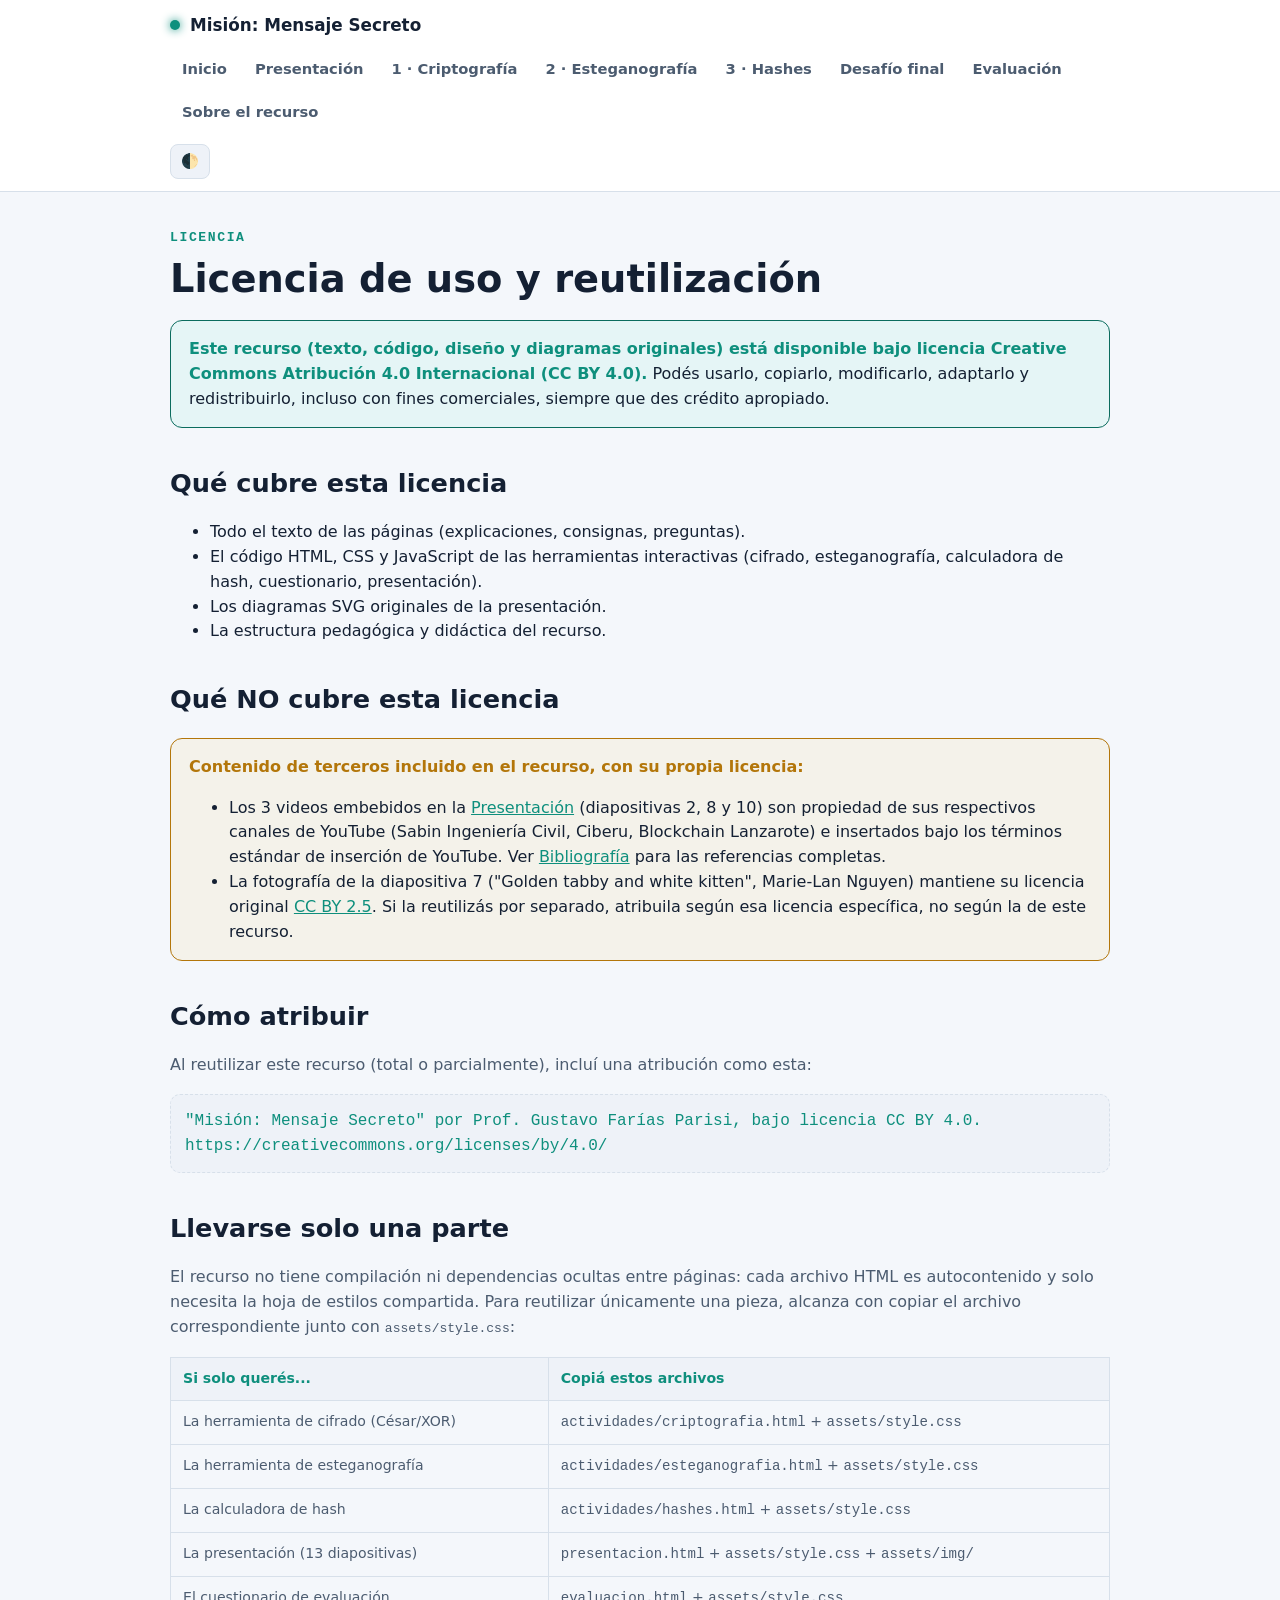
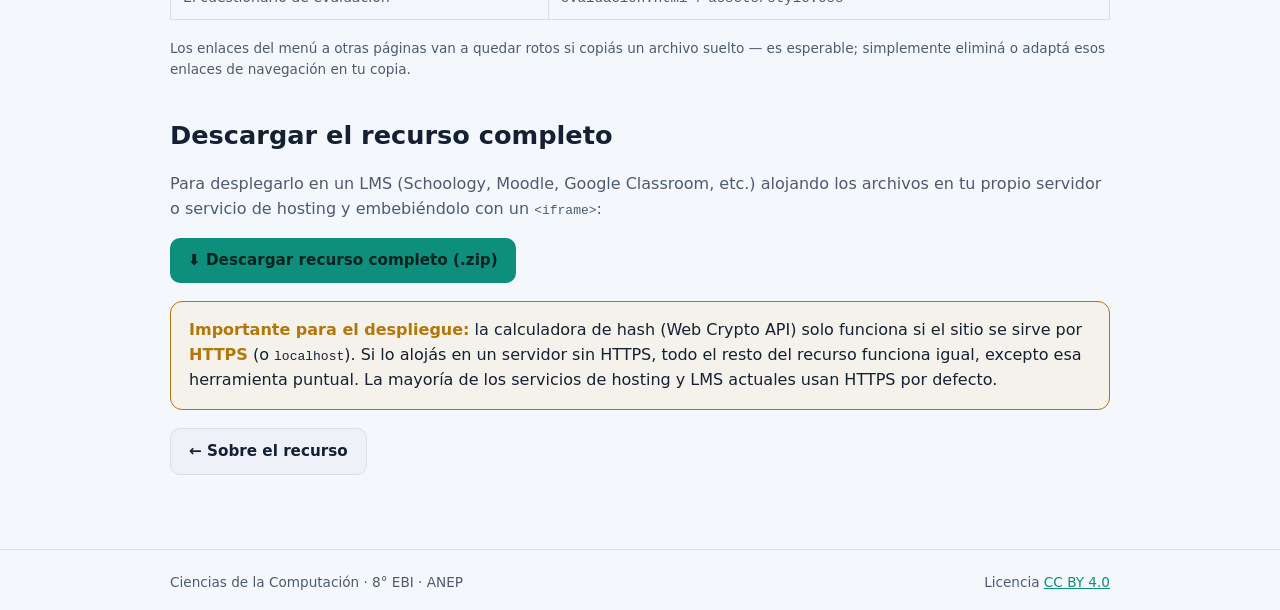
<file: licencia.html>
<!DOCTYPE html>
<html lang="es">
<head>
<meta charset="UTF-8">
<meta name="viewport" content="width=device-width, initial-scale=1.0">
<title>Licencia — Misión: Mensaje Secreto</title>
<link rel="stylesheet" href="assets/style.css">
</head>
<body>

<header class="site">
  <div class="nav-row">
    <a class="brand" href="index.html"><span class="dot"></span>Misión: Mensaje Secreto</a>
    <nav class="links">
      <a href="index.html">Inicio</a>
      <a href="presentacion.html">Presentación</a>
      <a href="actividades/criptografia.html">1 · Criptografía</a>
      <a href="actividades/esteganografia.html">2 · Esteganografía</a>
      <a href="actividades/hashes.html">3 · Hashes</a>
      <a href="actividades/desafio-final.html">Desafío final</a>
      <a href="evaluacion.html">Evaluación</a>
      <a href="recursos-docentes.html">Sobre el recurso</a>
    </nav>
    <button class="theme-toggle" onclick="toggleTheme()" aria-label="Cambiar tema">🌓</button>
  </div>
</header>

<main>
  <div class="container">
    <p class="eyebrow">Licencia</p>
    <h1>Licencia de uso y reutilización</h1>

    <div class="callout">
      <strong>Este recurso (texto, código, diseño y diagramas originales) está disponible bajo licencia
      Creative Commons Atribución 4.0 Internacional (CC BY 4.0).</strong> Podés usarlo, copiarlo,
      modificarlo, adaptarlo y redistribuirlo, incluso con fines comerciales, siempre que des crédito
      apropiado.
    </div>

    <h2>Qué cubre esta licencia</h2>
    <ul>
      <li>Todo el texto de las páginas (explicaciones, consignas, preguntas).</li>
      <li>El código HTML, CSS y JavaScript de las herramientas interactivas (cifrado, esteganografía,
      calculadora de hash, cuestionario, presentación).</li>
      <li>Los diagramas SVG originales de la presentación.</li>
      <li>La estructura pedagógica y didáctica del recurso.</li>
    </ul>

    <h2>Qué NO cubre esta licencia</h2>
    <div class="callout warn">
      <p style="margin-top:0;"><strong>Contenido de terceros incluido en el recurso, con su propia licencia:</strong></p>
      <ul style="margin-bottom:0;">
        <li>
          Los 3 videos embebidos en la <a href="presentacion.html">Presentación</a> (diapositivas 2, 8 y 10)
          son propiedad de sus respectivos canales de YouTube (Sabin Ingeniería Civil, Ciberu, Blockchain
          Lanzarote) e insertados bajo los términos estándar de inserción de YouTube. Ver
          <a href="bibliografia.html">Bibliografía</a> para las referencias completas.
        </li>
        <li>
          La fotografía de la diapositiva 7 ("Golden tabby and white kitten", Marie-Lan Nguyen) mantiene su
          licencia original
          <a href="https://creativecommons.org/licenses/by/2.5/" target="_blank" rel="noopener">CC BY 2.5</a>.
          Si la reutilizás por separado, atribuila según esa licencia específica, no según la de este recurso.
        </li>
      </ul>
    </div>

    <h2>Cómo atribuir</h2>
    <p>Al reutilizar este recurso (total o parcialmente), incluí una atribución como esta:</p>
    <div class="output-box">"Misión: Mensaje Secreto" por Prof. Gustavo Farías Parisi, bajo licencia CC BY 4.0.
https://creativecommons.org/licenses/by/4.0/</div>

    <h2>Llevarse solo una parte</h2>
    <p>
      El recurso no tiene compilación ni dependencias ocultas entre páginas: cada archivo HTML es
      autocontenido y solo necesita la hoja de estilos compartida. Para reutilizar únicamente una pieza,
      alcanza con copiar el archivo correspondiente junto con <code>assets/style.css</code>:
    </p>
    <table class="rubric">
      <thead><tr><th>Si solo querés...</th><th>Copiá estos archivos</th></tr></thead>
      <tbody>
        <tr>
          <td>La herramienta de cifrado (César/XOR)</td>
          <td><code>actividades/criptografia.html</code> + <code>assets/style.css</code></td>
        </tr>
        <tr>
          <td>La herramienta de esteganografía</td>
          <td><code>actividades/esteganografia.html</code> + <code>assets/style.css</code></td>
        </tr>
        <tr>
          <td>La calculadora de hash</td>
          <td><code>actividades/hashes.html</code> + <code>assets/style.css</code></td>
        </tr>
        <tr>
          <td>La presentación (13 diapositivas)</td>
          <td><code>presentacion.html</code> + <code>assets/style.css</code> + <code>assets/img/</code></td>
        </tr>
        <tr>
          <td>El cuestionario de evaluación</td>
          <td><code>evaluacion.html</code> + <code>assets/style.css</code></td>
        </tr>
      </tbody>
    </table>
    <p class="hint">
      Los enlaces del menú a otras páginas van a quedar rotos si copiás un archivo suelto — es esperable;
      simplemente eliminá o adaptá esos enlaces de navegación en tu copia.
    </p>

    <h2>Descargar el recurso completo</h2>
    <p>
      Para desplegarlo en un LMS (Schoology, Moodle, Google Classroom, etc.) alojando los archivos en tu
      propio servidor o servicio de hosting y embebiéndolo con un <code>&lt;iframe&gt;</code>:
    </p>
    <div class="btn-row">
      <a class="btn" href="descargas/mision-mensaje-secreto8vo.zip" download>⬇ Descargar recurso completo (.zip)</a>
    </div>
    <div class="callout warn">
      <strong>Importante para el despliegue:</strong> la calculadora de hash (Web Crypto API) solo
      funciona si el sitio se sirve por <strong>HTTPS</strong> (o <code>localhost</code>). Si lo alojás
      en un servidor sin HTTPS, todo el resto del recurso funciona igual, excepto esa herramienta puntual.
      La mayoría de los servicios de hosting y LMS actuales usan HTTPS por defecto.
    </div>

    <div class="btn-row">
      <a class="btn secondary" href="recursos-docentes.html">← Sobre el recurso</a>
    </div>
  </div>
</main>

<footer class="site">
  <div class="container">
    <span>Ciencias de la Computación · 8° EBI · ANEP</span>
    <span>Licencia <a href="licencia.html">CC BY 4.0</a></span>
  </div>
</footer>

<script>
(function(){
  const stored = localStorage.getItem('theme');
  if (stored) document.documentElement.setAttribute('data-theme', stored);
})();
function toggleTheme(){
  const root = document.documentElement;
  const current = root.getAttribute('data-theme') || (window.matchMedia('(prefers-color-scheme: light)').matches ? 'light' : 'dark');
  const next = current === 'dark' ? 'light' : 'dark';
  root.setAttribute('data-theme', next);
  localStorage.setItem('theme', next);
}
</script>
</body>
</html>
</file>
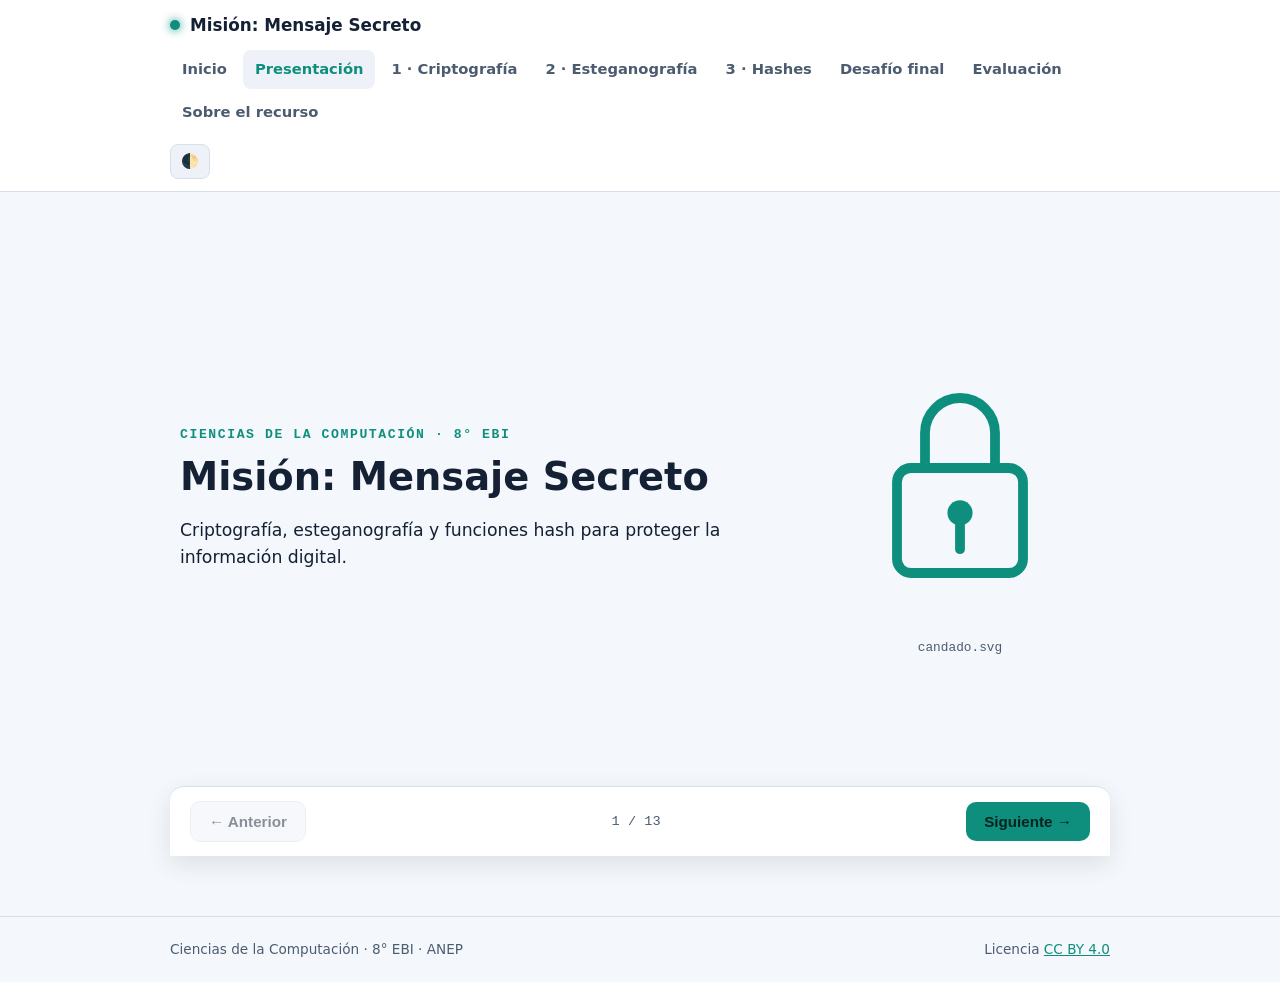
<file: presentacion.html>
<!DOCTYPE html>
<html lang="es">
<head>
<meta charset="UTF-8">
<meta name="viewport" content="width=device-width, initial-scale=1.0">
<title>Presentación — Misión: Mensaje Secreto</title>
<meta name="description" content="Presentación de 13 diapositivas con texto, diagramas e indicaciones de video (formato DUA) para el recurso Misión: Mensaje Secreto.">
<link rel="stylesheet" href="assets/style.css">
</head>
<body>

<header class="site">
  <div class="nav-row">
    <a class="brand" href="index.html"><span class="dot"></span>Misión: Mensaje Secreto</a>
    <nav class="links">
      <a href="index.html">Inicio</a>
      <a href="presentacion.html" class="active">Presentación</a>
      <a href="actividades/criptografia.html">1 · Criptografía</a>
      <a href="actividades/esteganografia.html">2 · Esteganografía</a>
      <a href="actividades/hashes.html">3 · Hashes</a>
      <a href="actividades/desafio-final.html">Desafío final</a>
      <a href="evaluacion.html">Evaluación</a>
      <a href="recursos-docentes.html">Sobre el recurso</a>
    </nav>
    <button class="theme-toggle" onclick="toggleTheme()" aria-label="Cambiar tema">🌓</button>
  </div>
</header>

<main>
  <div class="container deck">

    <!-- 1 -->
    <section class="slide active">
      <div class="slide-flex">
        <div class="slide-text">
          <p class="eyebrow">Ciencias de la Computación · 8° EBI</p>
          <h1>Misión: Mensaje Secreto</h1>
          <p class="lead">Criptografía, esteganografía y funciones hash para proteger la información digital.</p>
        </div>
        <div class="slide-media">
          <svg class="diagram" viewBox="0 0 200 200" fill="none" stroke="currentColor" stroke-width="7" stroke-linecap="round" stroke-linejoin="round">
            <rect x="55" y="90" width="90" height="75" rx="10"/>
            <path d="M75 90 V65 a25 25 0 0 1 50 0 V90"/>
            <circle cx="100" cy="122" r="9" fill="currentColor" stroke="none"/>
            <path d="M100 131 V148" />
          </svg>
          <p class="diagram-caption">candado.svg</p>
        </div>
      </div>
    </section>

    <!-- 2 -->
    <section class="slide">
      <div class="slide-flex">
        <div class="slide-text">
          <p class="eyebrow">Pregunta disparadora</p>
          <h1>¿Qué pasa realmente con un mensaje desde que lo enviamos hasta que llega a la otra persona?</h1>
          <p>Entre que tocamos "enviar" y el mensaje aparece en la otra pantalla, esa información viaja
          por redes que no controlamos, pasando por servidores y dispositivos intermedios — cualquiera
          de esos puntos es, en teoría, un lugar donde alguien podría leerla, copiarla o cambiarla.</p>
        </div>
        <div class="slide-media">
          <svg class="diagram" viewBox="0 0 220 160" fill="none" stroke="currentColor" stroke-width="6" stroke-linecap="round" stroke-linejoin="round">
            <rect x="10" y="55" width="34" height="60" rx="6"/>
            <rect x="176" y="55" width="34" height="60" rx="6"/>
            <path d="M50 85 H170" stroke-dasharray="6 8"/>
            <path d="M150 75 L170 85 L150 95" fill="none"/>
            <circle class="accent2" cx="108" cy="55" r="16" stroke="currentColor"/>
            <path class="accent2" d="M98 55 a10 8 0 0 1 20 0" />
            <circle class="accent2" cx="108" cy="55" r="4" fill="currentColor" stroke="none"/>
          </svg>
          <p class="diagram-caption">mensaje_en_transito.svg</p>
        </div>
      </div>
      <div class="video-embed">
        <iframe src="https://www.youtube.com/embed/rw41W8crZ_Y?si=JRechaFiL7vWf5v8" title="¿Cómo funciona Internet? — video educativo" frameborder="0" allow="accelerometer; autoplay; clipboard-write; encrypted-media; gyroscope; picture-in-picture; web-share" referrerpolicy="strict-origin-when-cross-origin" allowfullscreen></iframe>
      </div>
    </section>

    <!-- 3 -->
    <section class="slide">
      <h2>Situaciones cotidianas</h2>
      <div class="grid">
        <div class="card">
          <svg class="diagram" style="max-width:70px" viewBox="0 0 100 100" fill="none" stroke="currentColor" stroke-width="7" stroke-linecap="round" stroke-linejoin="round">
            <path d="M15 20 h70 a8 8 0 0 1 8 8 v40 a8 8 0 0 1 -8 8 H40 L20 90 V76 H15 a8 8 0 0 1 -8 -8 V28 a8 8 0 0 1 8 -8 Z"/>
          </svg>
          <p>¿Cómo hace WhatsApp para que solo la persona destinataria pueda leer un mensaje?</p>
        </div>
        <div class="card">
          <svg class="diagram" style="max-width:70px" viewBox="0 0 100 100" fill="none" stroke="currentColor" stroke-width="7" stroke-linecap="round" stroke-linejoin="round">
            <path d="M50 10 L85 25 V50 c0 25 -15 38 -35 45 c-20 -7 -35 -20 -35 -45 V25 Z"/>
            <path d="M35 50 l11 11 l22 -24"/>
          </svg>
          <p>¿Cómo sabe tu celular que una actualización no fue modificada antes de instalarla?</p>
        </div>
        <div class="card">
          <svg class="diagram" style="max-width:70px" viewBox="0 0 100 100" fill="none" stroke="currentColor" stroke-width="7" stroke-linecap="round" stroke-linejoin="round">
            <rect x="25" y="42" width="50" height="42" rx="8"/>
            <path d="M38 42 V30 a12 12 0 0 1 24 0 v12"/>
            <circle cx="50" cy="62" r="5" fill="currentColor" stroke="none"/>
          </svg>
          <p>¿Cómo envían información sensible los bancos o las tiendas cuando hacés una compra por Internet?</p>
        </div>
      </div>
    </section>

    <!-- 4 -->
    <section class="slide">
      <div class="slide-flex">
        <div class="slide-text">
          <p class="eyebrow">La misión</p>
          <h1>Enviar un mensaje secreto a otro equipo</h1>
          <ul>
            <li>Que no pueda ser <strong>leído</strong> si alguien lo intercepta.</li>
            <li>Que no pueda ser <strong>descubierto</strong> aunque nadie lo lea.</li>
            <li>Que se pueda comprobar que no fue <strong>modificado</strong> en el camino.</li>
          </ul>
        </div>
        <div class="slide-media">
          <svg class="diagram" viewBox="0 0 200 200" fill="none" stroke="currentColor" stroke-width="7" stroke-linecap="round" stroke-linejoin="round">
            <circle cx="60" cy="55" r="30"/>
            <path d="M45 55 h30 M30 40 L90 70 M30 70 L90 40" class="accent2"/>
            <path d="M60 115 a30 30 0 1 0 0.1 0" transform="translate(0 45)"/>
            <path d="M45 145 q15 -18 30 0" />
            <path d="M55 165 h10" class="accent2"/>
            <rect x="130" y="20" width="60" height="60" rx="10"/>
            <path d="M145 20 V8 a15 15 0 0 1 30 0 v12"/>
            <path d="M150 155 l14 14 l26 -30" class="accent2" transform="translate(0 0)"/>
            <circle cx="160" cy="160" r="32" transform="translate(0 -5)"/>
          </svg>
          <p class="diagram-caption">leer_x · descubrir_x · verificar_ok</p>
        </div>
      </div>
    </section>

    <!-- 5 -->
    <section class="slide">
      <div class="slide-flex">
        <div class="slide-text">
          <p class="eyebrow">Etapa 1</p>
          <h1>🔐 Criptografía</h1>
          <blockquote class="question">¿Cómo hacemos para que nadie pueda leer nuestro mensaje si alguien lo intercepta?</blockquote>
          <blockquote class="question">¿Alcanza con ponerle una contraseña a un archivo?</blockquote>
        </div>
        <div class="slide-media">
          <svg class="diagram" viewBox="0 0 200 120" fill="none" stroke="currentColor" stroke-width="7" stroke-linecap="round" stroke-linejoin="round">
            <circle cx="45" cy="60" r="30"/>
            <circle cx="45" cy="60" r="9" fill="currentColor" stroke="none"/>
            <path d="M75 60 H180" class="accent2"/>
            <path d="M120 60 v18 M150 60 v18 M180 60 v-14 h-14" class="accent2"/>
          </svg>
          <p class="diagram-caption">llave.svg</p>
        </div>
      </div>
    </section>

    <!-- 6 -->
    <section class="slide">
      <h2>Contraseña de archivo ≠ cifrado</h2>
      <div class="slide-flex">
        <div class="slide-text">
          <ul>
            <li>Una contraseña controla <strong>quién puede abrir</strong> el archivo.</li>
            <li>Cifrar <strong>transforma el contenido</strong> mismo, con una clave.</li>
            <li>Cifrado simétrico: la misma clave sirve para cifrar y para descifrar (así funciona WhatsApp).</li>
            <li>Herramientas del recurso: cifrado César (didáctico) y cifrado XOR.</li>
          </ul>
        </div>
        <div class="slide-media">
          <svg class="diagram" viewBox="0 0 220 100" fill="none" stroke="currentColor" stroke-width="5" stroke-linecap="round" stroke-linejoin="round">
            <text x="8" y="30" font-family="monospace" font-size="20" stroke="none" fill="currentColor">HOLA</text>
            <path d="M75 24 h30" class="accent2"/>
            <path d="M95 17 l12 7 l-12 7" class="accent2" fill="none"/>
            <text x="120" y="30" font-family="monospace" font-size="20" stroke="none" fill="currentColor" class="accent2">KRÑD</text>
            <text x="8" y="80" font-family="monospace" font-size="12" stroke="none" fill="currentColor">clave: desplazamiento 3</text>
          </svg>
          <p class="diagram-caption">cifrado_cesar_ejemplo.svg</p>
        </div>
      </div>
    </section>

    <!-- 7 -->
    <section class="slide">
      <div class="slide-flex">
        <div class="slide-text">
          <p class="eyebrow">Etapa 2</p>
          <h1>🖼️ Esteganografía</h1>
          <blockquote class="question">Si el mensaje ya está cifrado, ¿todos saben igual que estamos enviando algo secreto?</blockquote>
          <blockquote class="question">¿Qué pasaría si además de cifrarlo pudiéramos ocultar que existe?</blockquote>
        </div>
        <div class="slide-media">
          <img class="slide-photo" src="assets/img/gatito-cc-by-marie-lan-nguyen.jpg" alt="Gatito atigrado y blanco mirando de frente, apoyado sobre una superficie clara">
          <p class="photo-credit">Foto: Marie-Lan Nguyen / Wikimedia Commons ·
          <a href="https://creativecommons.org/licenses/by/2.5/" target="_blank" rel="noopener">CC BY 2.5</a></p>
        </div>
      </div>
    </section>

    <!-- 8 -->
    <section class="slide">
      <h2>Ocultar dentro de una imagen</h2>
      <div class="slide-flex">
        <div class="slide-text">
          <ul>
            <li>Cada píxel se guarda como tres números: rojo, verde, azul (0 a 255).</li>
            <li>En binario, cada número son 8 bits: por ejemplo <code>11010010</code>.</li>
            <li>Cambiar el <strong>último bit</strong> (el menos significativo) es invisible al ojo humano.</li>
            <li>Ahí se puede "esconder" un mensaje, un bit por cada canal de color de cada píxel.</li>
          </ul>
        </div>
        <div class="slide-media">
          <svg class="diagram" viewBox="0 0 220 90" fill="none" stroke="currentColor" stroke-width="4" stroke-linecap="round" stroke-linejoin="round">
            <g font-family="monospace" font-size="22" stroke="none" fill="currentColor">
              <text x="0" y="35">1 1 0 1 0 0 1</text>
            </g>
            <rect x="176" y="10" width="26" height="30" rx="4" class="accent2" fill="none" stroke="currentColor" stroke-width="4"/>
            <text x="182" y="34" font-family="monospace" font-size="22" stroke="none" fill="currentColor" class="accent2">0</text>
            <path d="M186 46 v14" class="accent2"/>
            <text x="150" y="80" font-family="monospace" font-size="11" stroke="none" fill="currentColor" class="accent2">bit del mensaje secreto</text>
          </svg>
          <p class="diagram-caption">byte_de_color_con_lsb.svg</p>
        </div>
      </div>
      <div class="video-embed">
        <iframe src="https://www.youtube.com/embed/MwIDSCIQOoY?si=lp9EiCZovenj9TTR" title="El Arte de Ocultar Mensajes Secretos a Plena Vista | Ciberseguridad" frameborder="0" allow="accelerometer; autoplay; clipboard-write; encrypted-media; gyroscope; picture-in-picture; web-share" referrerpolicy="strict-origin-when-cross-origin" allowfullscreen></iframe>
      </div>
    </section>

    <!-- 9 -->
    <section class="slide">
      <div class="slide-flex">
        <div class="slide-text">
          <p class="eyebrow">Etapa 3</p>
          <h1>🧬 Funciones hash</h1>
          <blockquote class="question">Descargaste un mod para Minecraft. ¿Cómo sabés que nadie lo modificó para meterle un virus?</blockquote>
        </div>
        <div class="slide-media">
          <svg class="diagram" viewBox="0 0 160 200" fill="none" stroke="currentColor" stroke-width="6" stroke-linecap="round" stroke-linejoin="round">
            <path d="M40 30 a40 40 0 0 1 80 0 v50 a40 60 0 0 1 -20 100"/>
            <path d="M55 30 a25 25 0 0 1 50 0 v55 a25 70 0 0 1 -12 95" class="accent2"/>
            <path d="M65 35 a15 15 0 0 1 30 0 v60 a15 80 0 0 1 -6 90"/>
            <path d="M75 40 v130" class="accent2"/>
          </svg>
          <p class="diagram-caption">huella_digital.svg</p>
        </div>
      </div>
    </section>

    <!-- 10 -->
    <section class="slide">
      <h2>Una huella digital del contenido</h2>
      <div class="slide-flex">
        <div class="slide-text">
          <ul>
            <li><strong>Determinística:</strong> la misma entrada siempre da el mismo hash.</li>
            <li><strong>Unidireccional:</strong> no se puede "deshacer" para recuperar el original — no es cifrado.</li>
            <li><strong>Efecto avalancha:</strong> un solo carácter distinto cambia el hash por completo.</li>
            <li>Ejemplo cotidiano: los sitios web guardan el hash de tu contraseña, no la contraseña misma.</li>
          </ul>
        </div>
        <div class="slide-media">
          <svg class="diagram" viewBox="0 0 220 130" fill="none" stroke="currentColor" stroke-width="5" stroke-linecap="round" stroke-linejoin="round">
            <rect x="4" y="10" width="70" height="26" rx="6"/>
            <text x="14" y="27" font-family="monospace" font-size="12" stroke="none" fill="currentColor">"hola"</text>
            <rect x="4" y="60" width="70" height="26" rx="6" class="accent2"/>
            <text x="14" y="77" font-family="monospace" font-size="12" stroke="none" fill="currentColor" class="accent2">"holA"</text>
            <path d="M78 23 H130 M78 73 H130" stroke-dasharray="4 6"/>
            <rect x="130" y="45" width="50" height="40" rx="8"/>
            <text x="138" y="70" font-family="monospace" font-size="11" stroke="none" fill="currentColor">SHA-256</text>
            <path d="M184 65 H210"/>
            <path d="M195 58 l12 7 l-12 7"/>
          </svg>
          <p class="diagram-caption">entrada_parecida_salida_distinta.svg</p>
        </div>
      </div>
      <div class="video-embed">
        <iframe src="https://www.youtube.com/embed/Whj2sm6WJ-o?si=P-pRdJJlDeIg3dGp" title="Efecto avalancha y colisiones de las funciones hash" frameborder="0" allow="accelerometer; autoplay; clipboard-write; encrypted-media; gyroscope; picture-in-picture; web-share" referrerpolicy="strict-origin-when-cross-origin" allowfullscreen></iframe>
      </div>
    </section>

    <!-- 11 -->
    <section class="slide">
      <div class="slide-flex">
        <div class="slide-text">
          <p class="eyebrow">Desafío final</p>
          <h1>Las tres técnicas juntas</h1>
          <ul>
            <li>Equipo A: cifra → oculta en una imagen → calcula el hash del mensaje original.</li>
            <li>Equipo B: revela la imagen → descifra con la clave acordada → verifica el hash.</li>
            <li>La clave se acuerda en persona, antes de empezar — nunca viaja junto al mensaje.</li>
          </ul>
        </div>
        <div class="slide-media">
          <svg class="diagram" viewBox="0 0 220 120" fill="none" stroke="currentColor" stroke-width="6" stroke-linecap="round" stroke-linejoin="round">
            <circle cx="30" cy="60" r="20"/>
            <circle cx="190" cy="60" r="20" class="accent2"/>
            <rect x="80" y="40" width="60" height="40" rx="8" stroke-dasharray="5 6"/>
            <path d="M50 60 H80 M140 60 H170" />
            <path d="M158 53 l12 7 l-12 7"/>
            <text x="90" y="65" font-family="monospace" font-size="11" stroke="none" fill="currentColor">🔒🖼️#</text>
          </svg>
          <p class="diagram-caption">intercambio_entre_equipos.svg</p>
        </div>
      </div>
    </section>

    <!-- 12 -->
    <section class="slide">
      <h2>Para cerrar</h2>
      <blockquote class="question">¿Por qué en la vida real no se usa una sola de estas técnicas?</blockquote>
      <blockquote class="question">¿Qué aplicaciones que usamos todos los días creen que las usan?</blockquote>
    </section>

    <!-- 13 -->
    <section class="slide">
      <div class="slide-flex">
        <div class="slide-text">
          <p class="eyebrow">Cierre</p>
          <h1>Hoy usaron versiones simplificadas de técnicas reales</h1>
          <p class="lead">Presentes todos los días cuando mandan un mensaje por WhatsApp, hacen una compra
          por Internet, descargan un archivo o acceden a un servicio digital.</p>
        </div>
        <div class="slide-media">
          <svg class="diagram" viewBox="0 0 160 160" fill="none" stroke="currentColor" stroke-width="7" stroke-linecap="round" stroke-linejoin="round">
            <circle cx="80" cy="80" r="65"/>
            <path class="accent2" d="M50 82 l20 20 l40 -45"/>
          </svg>
          <p class="diagram-caption">mision_cumplida.svg</p>
        </div>
      </div>
    </section>

    <div class="deck-controls">
      <button class="btn secondary" id="btn-prev">← Anterior</button>
      <span class="deck-progress" id="deck-progress">1 / 13</span>
      <button class="btn" id="btn-next">Siguiente →</button>
    </div>
  </div>
</main>

<footer class="site">
  <div class="container">
    <span>Ciencias de la Computación · 8° EBI · ANEP</span>
    <span>Licencia <a href="licencia.html">CC BY 4.0</a></span>
  </div>
</footer>

<script>
(function(){
  const stored = localStorage.getItem('theme');
  if (stored) document.documentElement.setAttribute('data-theme', stored);
})();
function toggleTheme(){
  const root = document.documentElement;
  const current = root.getAttribute('data-theme') || (window.matchMedia('(prefers-color-scheme: light)').matches ? 'light' : 'dark');
  const next = current === 'dark' ? 'light' : 'dark';
  root.setAttribute('data-theme', next);
  localStorage.setItem('theme', next);
}

const slides = document.querySelectorAll('.slide');
let current = 0;
function showSlide(i){
  slides.forEach(s => s.classList.remove('active'));
  current = Math.max(0, Math.min(i, slides.length - 1));
  slides[current].classList.add('active');
  document.getElementById('deck-progress').textContent = (current + 1) + ' / ' + slides.length;
  document.getElementById('btn-prev').disabled = current === 0;
  document.getElementById('btn-next').disabled = current === slides.length - 1;
}
document.getElementById('btn-prev').addEventListener('click', () => showSlide(current - 1));
document.getElementById('btn-next').addEventListener('click', () => showSlide(current + 1));
document.addEventListener('keydown', e => {
  if (e.key === 'ArrowRight') showSlide(current + 1);
  if (e.key === 'ArrowLeft') showSlide(current - 1);
});
showSlide(0);
</script>
</body>
</html>
</file>
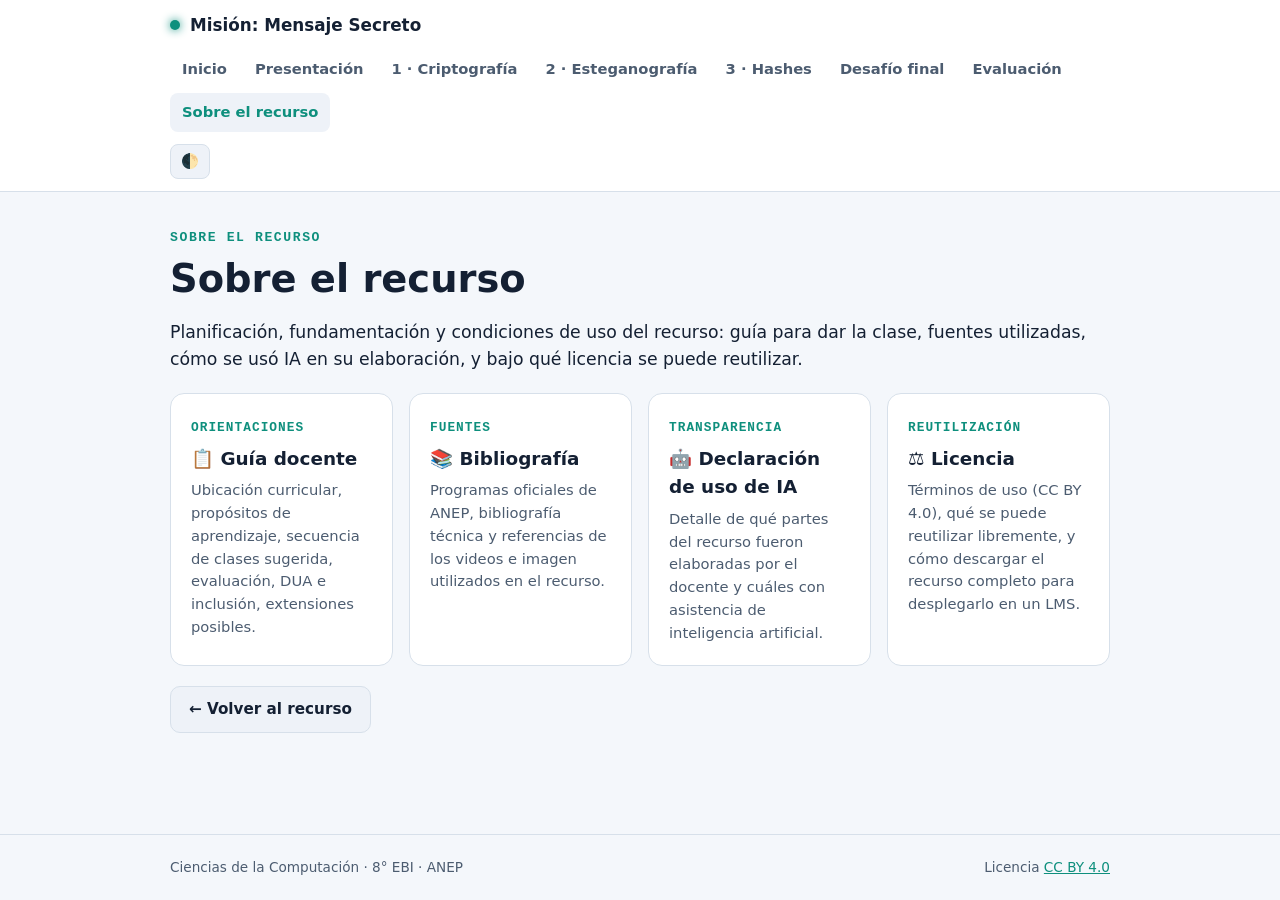
<file: recursos-docentes.html>
<!DOCTYPE html>
<html lang="es">
<head>
<meta charset="UTF-8">
<meta name="viewport" content="width=device-width, initial-scale=1.0">
<title>Sobre el recurso — Misión: Mensaje Secreto</title>
<link rel="stylesheet" href="assets/style.css">
</head>
<body>

<header class="site">
  <div class="nav-row">
    <a class="brand" href="index.html"><span class="dot"></span>Misión: Mensaje Secreto</a>
    <nav class="links">
      <a href="index.html">Inicio</a>
      <a href="presentacion.html">Presentación</a>
      <a href="actividades/criptografia.html">1 · Criptografía</a>
      <a href="actividades/esteganografia.html">2 · Esteganografía</a>
      <a href="actividades/hashes.html">3 · Hashes</a>
      <a href="actividades/desafio-final.html">Desafío final</a>
      <a href="evaluacion.html">Evaluación</a>
      <a href="recursos-docentes.html" class="active">Sobre el recurso</a>
    </nav>
    <button class="theme-toggle" onclick="toggleTheme()" aria-label="Cambiar tema">🌓</button>
  </div>
</header>

<main>
  <div class="container">
    <p class="eyebrow">Sobre el recurso</p>
    <h1>Sobre el recurso</h1>
    <p class="lead">
      Planificación, fundamentación y condiciones de uso del recurso: guía para dar la clase,
      fuentes utilizadas, cómo se usó IA en su elaboración, y bajo qué licencia se puede reutilizar.
    </p>

    <div class="grid">
      <a class="stage-card" href="guia-docente.html">
        <span class="stage-num">ORIENTACIONES</span>
        <h3>📋 Guía docente</h3>
        <p>Ubicación curricular, propósitos de aprendizaje, secuencia de clases sugerida, evaluación,
        DUA e inclusión, extensiones posibles.</p>
      </a>
      <a class="stage-card" href="bibliografia.html">
        <span class="stage-num">FUENTES</span>
        <h3>📚 Bibliografía</h3>
        <p>Programas oficiales de ANEP, bibliografía técnica y referencias de los videos e imagen
        utilizados en el recurso.</p>
      </a>
      <a class="stage-card" href="declaracion-ia.html">
        <span class="stage-num">TRANSPARENCIA</span>
        <h3>🤖 Declaración de uso de IA</h3>
        <p>Detalle de qué partes del recurso fueron elaboradas por el docente y cuáles con asistencia
        de inteligencia artificial.</p>
      </a>
      <a class="stage-card" href="licencia.html">
        <span class="stage-num">REUTILIZACIÓN</span>
        <h3>⚖️ Licencia</h3>
        <p>Términos de uso (CC BY 4.0), qué se puede reutilizar libremente, y cómo descargar el recurso
        completo para desplegarlo en un LMS.</p>
      </a>
    </div>

    <div class="btn-row">
      <a class="btn secondary" href="index.html">← Volver al recurso</a>
    </div>
  </div>
</main>

<footer class="site">
  <div class="container">
    <span>Ciencias de la Computación · 8° EBI · ANEP</span>
    <span>Licencia <a href="licencia.html">CC BY 4.0</a></span>
  </div>
</footer>

<script>
(function(){
  const stored = localStorage.getItem('theme');
  if (stored) document.documentElement.setAttribute('data-theme', stored);
})();
function toggleTheme(){
  const root = document.documentElement;
  const current = root.getAttribute('data-theme') || (window.matchMedia('(prefers-color-scheme: light)').matches ? 'light' : 'dark');
  const next = current === 'dark' ? 'light' : 'dark';
  root.setAttribute('data-theme', next);
  localStorage.setItem('theme', next);
}
</script>
</body>
</html>
</file>
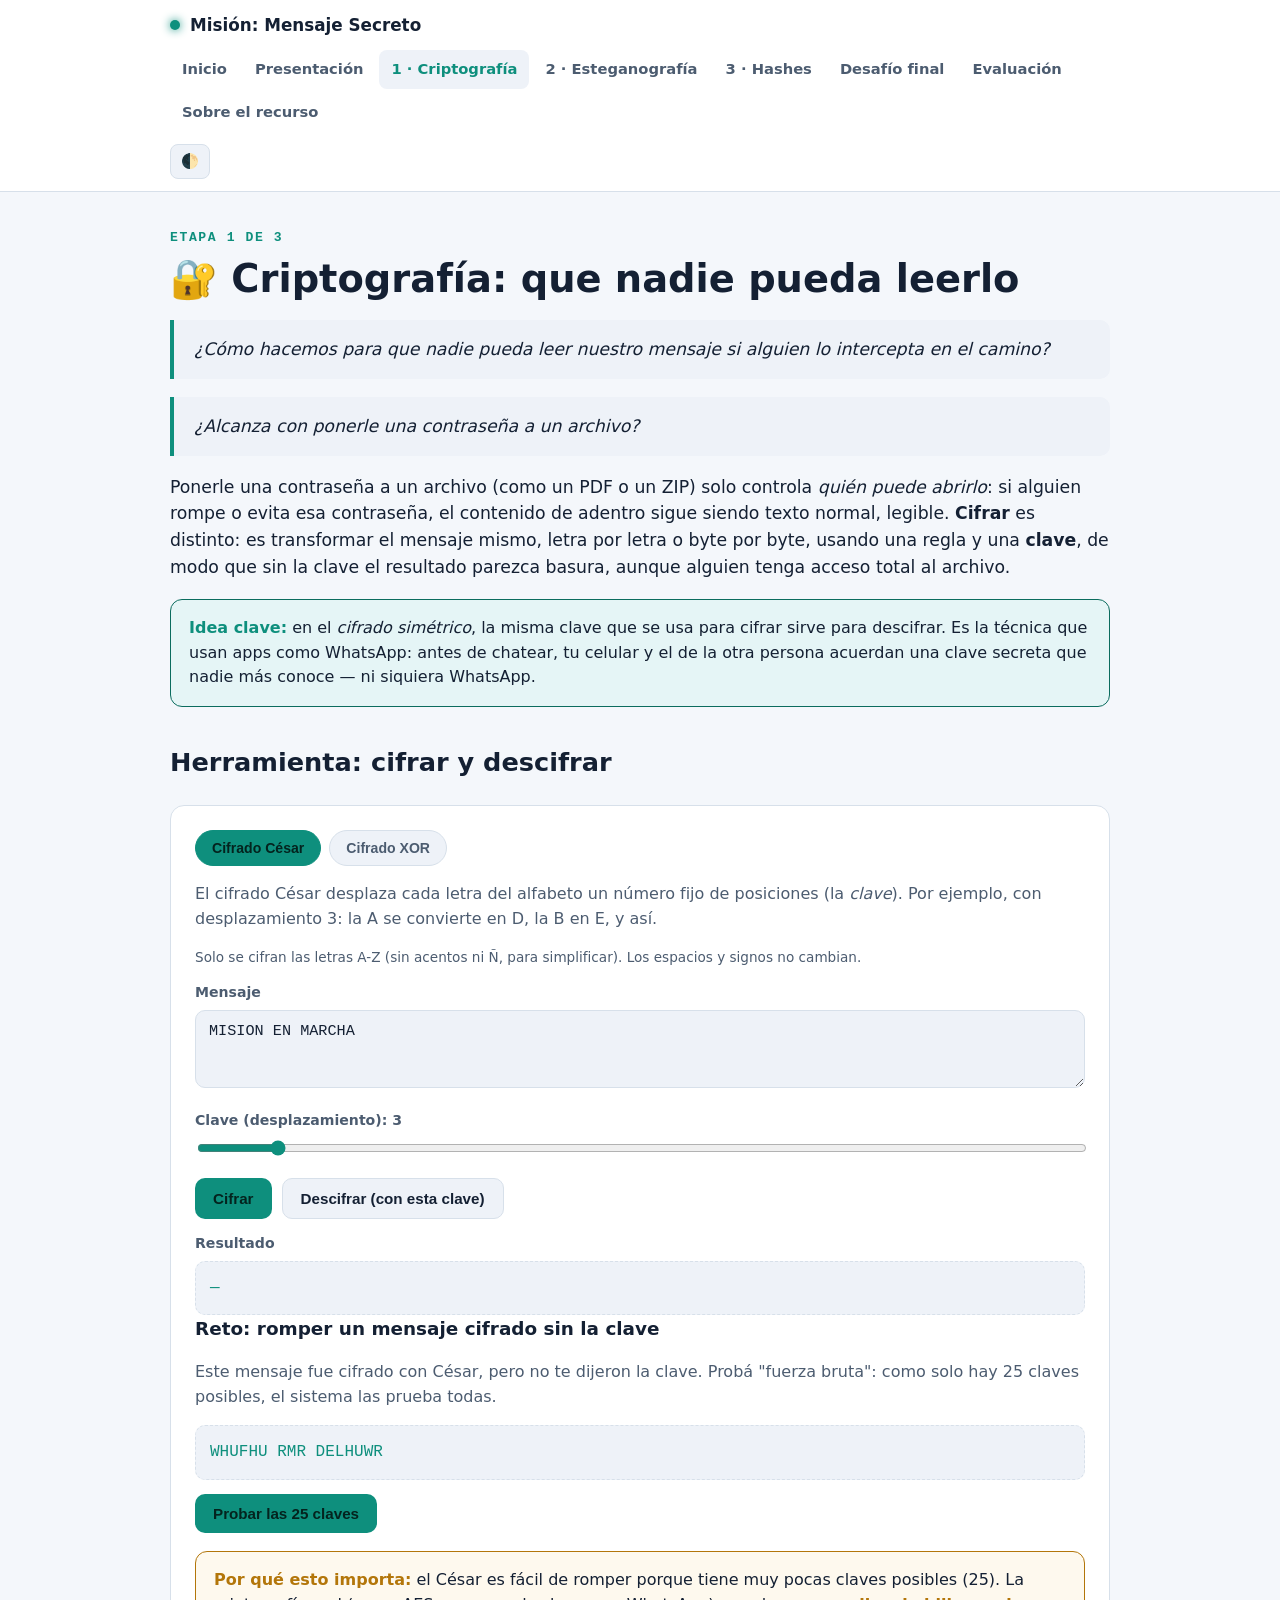
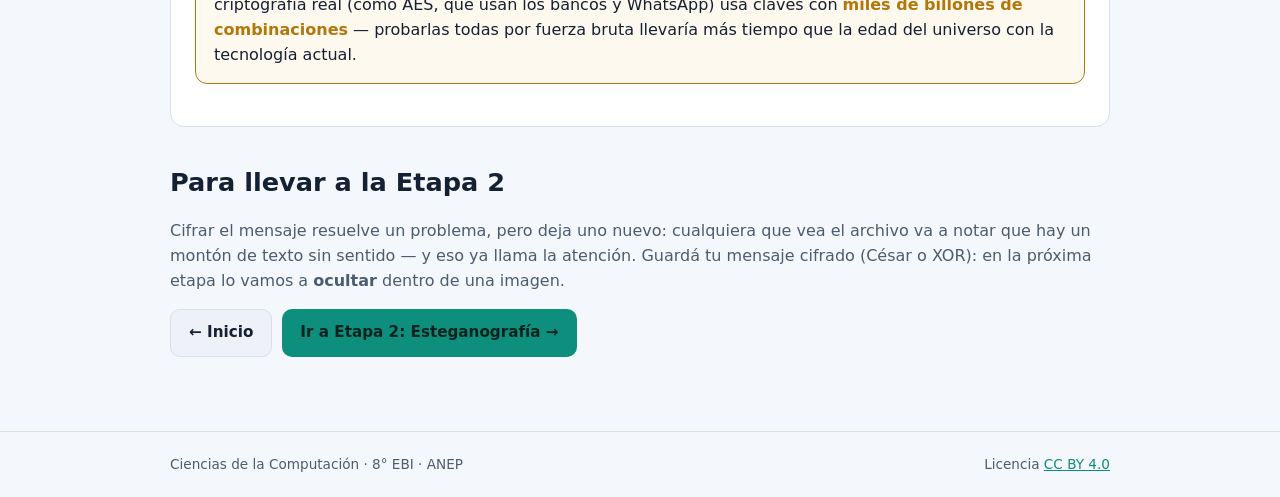
<file: actividades/criptografia.html>
<!DOCTYPE html>
<html lang="es">
<head>
<meta charset="UTF-8">
<meta name="viewport" content="width=device-width, initial-scale=1.0">
<title>Etapa 1 · Criptografía — Misión: Mensaje Secreto</title>
<link rel="stylesheet" href="../assets/style.css">
</head>
<body>

<header class="site">
  <div class="nav-row">
    <a class="brand" href="../index.html"><span class="dot"></span>Misión: Mensaje Secreto</a>
    <nav class="links">
      <a href="../index.html">Inicio</a>
      <a href="../presentacion.html">Presentación</a>
      <a href="criptografia.html" class="active">1 · Criptografía</a>
      <a href="esteganografia.html">2 · Esteganografía</a>
      <a href="hashes.html">3 · Hashes</a>
      <a href="desafio-final.html">Desafío final</a>
      <a href="../evaluacion.html">Evaluación</a>
      <a href="../recursos-docentes.html">Sobre el recurso</a>
    </nav>
    <button class="theme-toggle" onclick="toggleTheme()" aria-label="Cambiar tema">🌓</button>
  </div>
</header>

<main>
  <div class="container">
    <p class="eyebrow">Etapa 1 de 3</p>
    <h1>🔐 Criptografía: que nadie pueda leerlo</h1>

    <blockquote class="question">
      ¿Cómo hacemos para que nadie pueda leer nuestro mensaje si alguien lo intercepta en el camino?
    </blockquote>
    <blockquote class="question">
      ¿Alcanza con ponerle una contraseña a un archivo?
    </blockquote>

    <p class="lead">
      Ponerle una contraseña a un archivo (como un PDF o un ZIP) solo controla <em>quién puede abrirlo</em>:
      si alguien rompe o evita esa contraseña, el contenido de adentro sigue siendo texto normal, legible.
      <strong>Cifrar</strong> es distinto: es transformar el mensaje mismo, letra por letra o byte por byte,
      usando una regla y una <strong>clave</strong>, de modo que sin la clave el resultado parezca basura,
      aunque alguien tenga acceso total al archivo.
    </p>

    <div class="callout">
      <strong>Idea clave:</strong> en el <em>cifrado simétrico</em>, la misma clave que se usa para cifrar
      sirve para descifrar. Es la técnica que usan apps como WhatsApp: antes de chatear, tu celular y el de
      la otra persona acuerdan una clave secreta que nadie más conoce — ni siquiera WhatsApp.
    </div>

    <h2>Herramienta: cifrar y descifrar</h2>
    <div class="tool">
      <div class="tabs">
        <button class="tab-btn active" data-tab="cesar">Cifrado César</button>
        <button class="tab-btn" data-tab="xor">Cifrado XOR</button>
      </div>

      <div class="tab-panel active" id="tab-cesar">
        <p>El cifrado César desplaza cada letra del alfabeto un número fijo de posiciones (la <em>clave</em>).
        Por ejemplo, con desplazamiento 3: la A se convierte en D, la B en E, y así.</p>
        <p class="hint">Solo se cifran las letras A-Z (sin acentos ni Ñ, para simplificar). Los espacios y signos no cambian.</p>

        <label for="cesar-texto">Mensaje</label>
        <textarea id="cesar-texto" rows="3" placeholder="Escribí tu mensaje aquí...">MISION EN MARCHA</textarea>

        <label for="cesar-shift">Clave (desplazamiento): <span id="cesar-shift-val">3</span></label>
        <input type="range" id="cesar-shift" min="1" max="25" value="3">

        <div class="btn-row">
          <button class="btn" onclick="cesarCifrar()">Cifrar</button>
          <button class="btn secondary" onclick="cesarDescifrar()">Descifrar (con esta clave)</button>
        </div>

        <label>Resultado</label>
        <div class="output-box" id="cesar-resultado">—</div>

        <h3>Reto: romper un mensaje cifrado sin la clave</h3>
        <p>Este mensaje fue cifrado con César, pero no te dijeron la clave. Probá "fuerza bruta": como
        solo hay 25 claves posibles, el sistema las prueba todas.</p>
        <div class="output-box" id="cesar-reto">WHUFHU RMR DELHUWR</div>
        <div class="btn-row">
          <button class="btn" onclick="fuerzaBruta()">Probar las 25 claves</button>
        </div>
        <div class="output-box" id="cesar-bruta" style="display:none;"></div>
        <div class="callout warn">
          <strong>Por qué esto importa:</strong> el César es fácil de romper porque tiene muy pocas claves
          posibles (25). La criptografía real (como AES, que usan los bancos y WhatsApp) usa claves con
          <strong>miles de billones de combinaciones</strong> — probarlas todas por fuerza bruta llevaría
          más tiempo que la edad del universo con la tecnología actual.
        </div>
      </div>

      <div class="tab-panel" id="tab-xor">
        <p>El cifrado XOR combina cada carácter del mensaje con una clave, usando la operación lógica
        "o exclusivo" (XOR) bit a bit. Lo interesante de XOR: aplicarlo dos veces con la misma clave
        devuelve el mensaje original — es la misma operación para cifrar y para descifrar.</p>

        <label for="xor-texto">Mensaje (texto plano)</label>
        <textarea id="xor-texto" rows="2" placeholder="Escribí tu mensaje...">Nos vemos a las 15</textarea>

        <label for="xor-clave">Clave</label>
        <input type="text" id="xor-clave" value="equipo1">

        <div class="btn-row">
          <button class="btn" onclick="xorCifrar()">Cifrar → hexadecimal</button>
        </div>
        <label>Mensaje cifrado (en hexadecimal)</label>
        <div class="output-box" id="xor-cifrado">—</div>

        <hr class="sep">

        <label for="xor-hex-in">Pegá acá un mensaje cifrado en hexadecimal</label>
        <textarea id="xor-hex-in" rows="2" placeholder="ej: 1a 2b 3c ..."></textarea>
        <label for="xor-clave-in">Clave para descifrar</label>
        <input type="text" id="xor-clave-in" value="equipo1">
        <div class="btn-row">
          <button class="btn" onclick="xorDescifrar()">Descifrar → texto</button>
        </div>
        <label>Texto obtenido</label>
        <div class="output-box" id="xor-texto-out">—</div>

        <div class="callout">
          <strong>Para probar:</strong> cifrá un mensaje arriba, copiá el resultado hexadecimal, pegalo en
          el campo de abajo con la misma clave, y descifralo. Después probá con una clave distinta:
          vas a obtener texto sin sentido.
        </div>
      </div>
    </div>

    <h2>Para llevar a la Etapa 2</h2>
    <p>
      Cifrar el mensaje resuelve un problema, pero deja uno nuevo: cualquiera que vea el archivo va a
      notar que hay un montón de texto sin sentido — y eso ya llama la atención. Guardá tu mensaje
      cifrado (César o XOR): en la próxima etapa lo vamos a <strong>ocultar</strong> dentro de una imagen.
    </p>

    <div class="btn-row">
      <a class="btn secondary" href="../index.html">← Inicio</a>
      <a class="btn" href="esteganografia.html">Ir a Etapa 2: Esteganografía →</a>
    </div>
  </div>
</main>

<footer class="site">
  <div class="container">
    <span>Ciencias de la Computación · 8° EBI · ANEP</span>
    <span>Licencia <a href="../licencia.html">CC BY 4.0</a></span>
  </div>
</footer>

<script>
(function(){
  const stored = localStorage.getItem('theme');
  if (stored) document.documentElement.setAttribute('data-theme', stored);
})();
function toggleTheme(){
  const root = document.documentElement;
  const current = root.getAttribute('data-theme') || (window.matchMedia('(prefers-color-scheme: light)').matches ? 'light' : 'dark');
  const next = current === 'dark' ? 'light' : 'dark';
  root.setAttribute('data-theme', next);
  localStorage.setItem('theme', next);
}

document.querySelectorAll('.tab-btn').forEach(btn => {
  btn.addEventListener('click', () => {
    document.querySelectorAll('.tab-btn').forEach(b => b.classList.remove('active'));
    document.querySelectorAll('.tab-panel').forEach(p => p.classList.remove('active'));
    btn.classList.add('active');
    document.getElementById('tab-' + btn.dataset.tab).classList.add('active');
  });
});

const shiftSlider = document.getElementById('cesar-shift');
shiftSlider.addEventListener('input', () => {
  document.getElementById('cesar-shift-val').textContent = shiftSlider.value;
});

function caesarShift(str, shift) {
  shift = ((shift % 26) + 26) % 26;
  return str.toUpperCase().split('').map(ch => {
    const code = ch.charCodeAt(0);
    if (code >= 65 && code <= 90) {
      return String.fromCharCode(((code - 65 + shift) % 26) + 65);
    }
    return ch;
  }).join('');
}

function cesarCifrar(){
  const texto = document.getElementById('cesar-texto').value;
  const shift = parseInt(shiftSlider.value, 10);
  document.getElementById('cesar-resultado').textContent = caesarShift(texto, shift);
}
function cesarDescifrar(){
  const texto = document.getElementById('cesar-texto').value;
  const shift = parseInt(shiftSlider.value, 10);
  document.getElementById('cesar-resultado').textContent = caesarShift(texto, 26 - shift);
}
function fuerzaBruta(){
  const cifrado = document.getElementById('cesar-reto').textContent;
  const box = document.getElementById('cesar-bruta');
  let lines = [];
  for (let k = 0; k <= 25; k++) {
    lines.push('clave ' + k + ':  ' + caesarShift(cifrado, 26 - k));
  }
  box.style.display = 'block';
  box.textContent = lines.join('\n');
}

function xorHex(text, key) {
  const enc = new TextEncoder();
  const tBytes = enc.encode(text);
  const kBytes = enc.encode(key);
  if (kBytes.length === 0) return '';
  const out = [];
  for (let i = 0; i < tBytes.length; i++) {
    out.push((tBytes[i] ^ kBytes[i % kBytes.length]).toString(16).padStart(2, '0'));
  }
  return out.join(' ');
}
function xorFromHex(hex, key) {
  const bytes = hex.trim().split(/\s+/).filter(Boolean).map(h => parseInt(h, 16));
  const kBytes = new TextEncoder().encode(key);
  if (kBytes.length === 0 || bytes.some(isNaN)) return '(clave vacía o formato inválido)';
  const out = new Uint8Array(bytes.length);
  for (let i = 0; i < bytes.length; i++) out[i] = bytes[i] ^ kBytes[i % kBytes.length];
  try { return new TextDecoder('utf-8', {fatal:false}).decode(out); }
  catch(e){ return '(no se pudo decodificar — ¿clave correcta?)'; }
}
function xorCifrar(){
  const texto = document.getElementById('xor-texto').value;
  const clave = document.getElementById('xor-clave').value;
  document.getElementById('xor-cifrado').textContent = clave ? xorHex(texto, clave) : '(escribí una clave)';
}
function xorDescifrar(){
  const hex = document.getElementById('xor-hex-in').value;
  const clave = document.getElementById('xor-clave-in').value;
  document.getElementById('xor-texto-out').textContent = clave ? xorFromHex(hex, clave) : '(escribí una clave)';
}
</script>
</body>
</html>
</file>
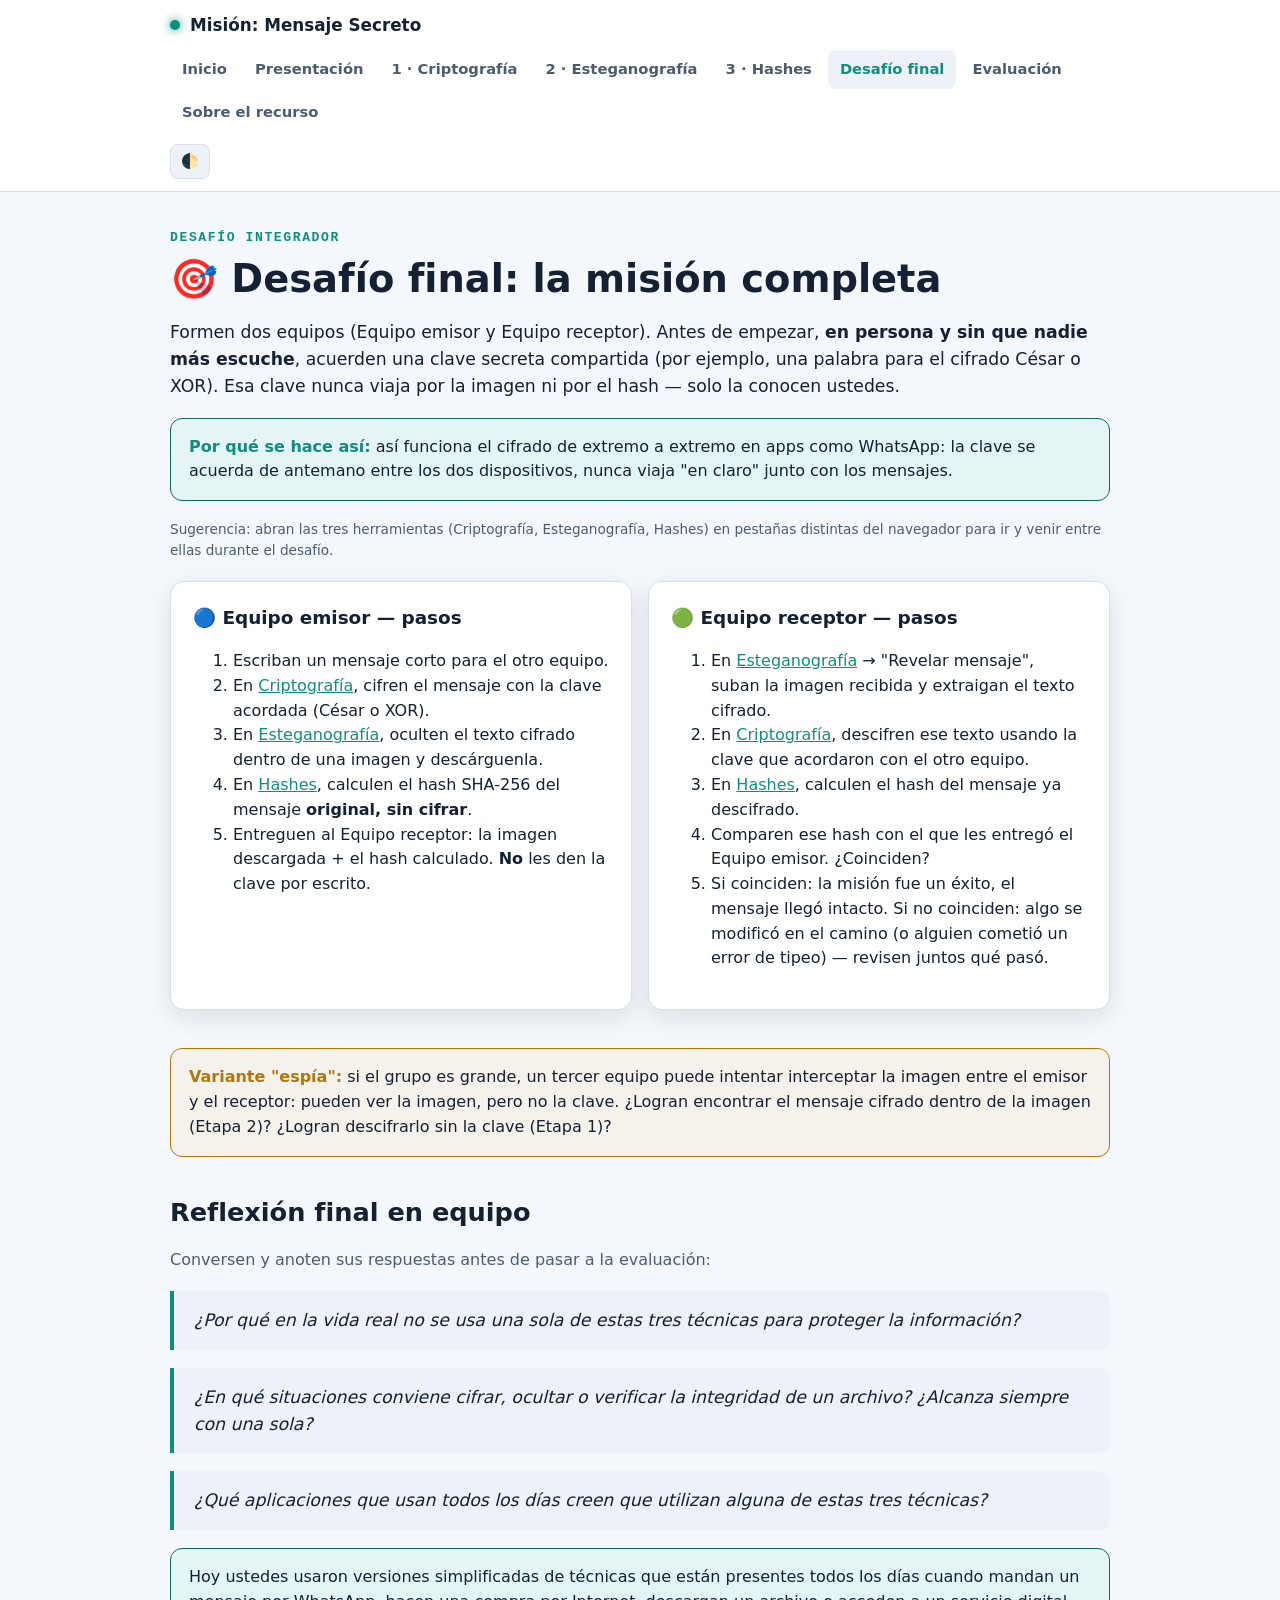
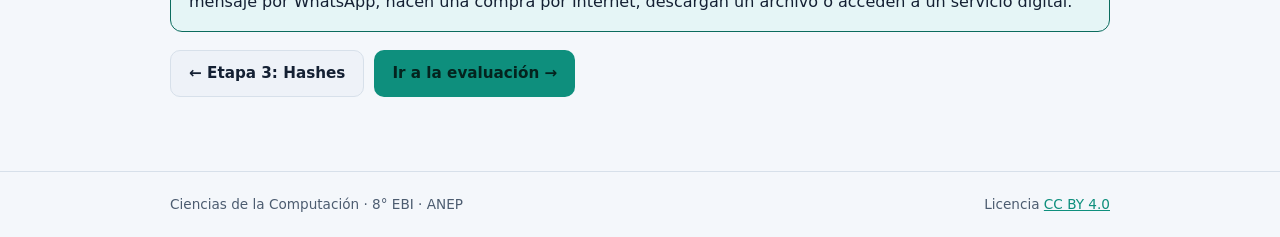
<file: actividades/desafio-final.html>
<!DOCTYPE html>
<html lang="es">
<head>
<meta charset="UTF-8">
<meta name="viewport" content="width=device-width, initial-scale=1.0">
<title>Desafío final — Misión: Mensaje Secreto</title>
<link rel="stylesheet" href="../assets/style.css">
</head>
<body>

<header class="site">
  <div class="nav-row">
    <a class="brand" href="../index.html"><span class="dot"></span>Misión: Mensaje Secreto</a>
    <nav class="links">
      <a href="../index.html">Inicio</a>
      <a href="../presentacion.html">Presentación</a>
      <a href="criptografia.html">1 · Criptografía</a>
      <a href="esteganografia.html">2 · Esteganografía</a>
      <a href="hashes.html">3 · Hashes</a>
      <a href="desafio-final.html" class="active">Desafío final</a>
      <a href="../evaluacion.html">Evaluación</a>
      <a href="../recursos-docentes.html">Sobre el recurso</a>
    </nav>
    <button class="theme-toggle" onclick="toggleTheme()" aria-label="Cambiar tema">🌓</button>
  </div>
</header>

<main>
  <div class="container">
    <p class="eyebrow">Desafío integrador</p>
    <h1>🎯 Desafío final: la misión completa</h1>

    <p class="lead">
      Formen dos equipos (Equipo emisor y Equipo receptor). Antes de empezar, <strong>en persona y sin que
      nadie más escuche</strong>, acuerden una clave secreta compartida (por ejemplo, una palabra para el
      cifrado César o XOR). Esa clave nunca viaja por la imagen ni por el hash — solo la conocen ustedes.
    </p>

    <div class="callout">
      <strong>Por qué se hace así:</strong> así funciona el cifrado de extremo a extremo en apps como
      WhatsApp: la clave se acuerda de antemano entre los dos dispositivos, nunca viaja "en claro" junto
      con los mensajes.
    </div>

    <p class="hint">Sugerencia: abran las tres herramientas (Criptografía, Esteganografía, Hashes) en pestañas
    distintas del navegador para ir y venir entre ellas durante el desafío.</p>

    <div class="grid">
      <div class="card">
        <h3>🔵 Equipo emisor — pasos</h3>
        <ol>
          <li>Escriban un mensaje corto para el otro equipo.</li>
          <li>En <a href="criptografia.html">Criptografía</a>, cifren el mensaje con la clave acordada
          (César o XOR).</li>
          <li>En <a href="esteganografia.html">Esteganografía</a>, oculten el texto cifrado dentro de una
          imagen y descárguenla.</li>
          <li>En <a href="hashes.html">Hashes</a>, calculen el hash SHA-256 del mensaje <strong>original,
          sin cifrar</strong>.</li>
          <li>Entreguen al Equipo receptor: la imagen descargada + el hash calculado. <strong>No</strong>
          les den la clave por escrito.</li>
        </ol>
      </div>
      <div class="card">
        <h3>🟢 Equipo receptor — pasos</h3>
        <ol>
          <li>En <a href="esteganografia.html">Esteganografía</a> → "Revelar mensaje", suban la imagen
          recibida y extraigan el texto cifrado.</li>
          <li>En <a href="criptografia.html">Criptografía</a>, descifren ese texto usando la clave que
          acordaron con el otro equipo.</li>
          <li>En <a href="hashes.html">Hashes</a>, calculen el hash del mensaje ya descifrado.</li>
          <li>Comparen ese hash con el que les entregó el Equipo emisor. ¿Coinciden?</li>
          <li>Si coinciden: la misión fue un éxito, el mensaje llegó intacto. Si no coinciden: algo se
          modificó en el camino (o alguien cometió un error de tipeo) — revisen juntos qué pasó.</li>
        </ol>
      </div>
    </div>

    <div class="callout warn">
      <strong>Variante "espía":</strong> si el grupo es grande, un tercer equipo puede intentar interceptar
      la imagen entre el emisor y el receptor: pueden ver la imagen, pero no la clave. ¿Logran encontrar el
      mensaje cifrado dentro de la imagen (Etapa 2)? ¿Logran descifrarlo sin la clave (Etapa 1)?
    </div>

    <h2>Reflexión final en equipo</h2>
    <p>Conversen y anoten sus respuestas antes de pasar a la evaluación:</p>
    <blockquote class="question">¿Por qué en la vida real no se usa una sola de estas tres técnicas para proteger la información?</blockquote>
    <blockquote class="question">¿En qué situaciones conviene cifrar, ocultar o verificar la integridad de un archivo? ¿Alcanza siempre con una sola?</blockquote>
    <blockquote class="question">¿Qué aplicaciones que usan todos los días creen que utilizan alguna de estas tres técnicas?</blockquote>

    <div class="callout">
      Hoy ustedes usaron versiones simplificadas de técnicas que están presentes todos los días cuando
      mandan un mensaje por WhatsApp, hacen una compra por Internet, descargan un archivo o acceden a
      un servicio digital.
    </div>

    <div class="btn-row">
      <a class="btn secondary" href="hashes.html">← Etapa 3: Hashes</a>
      <a class="btn" href="../evaluacion.html">Ir a la evaluación →</a>
    </div>
  </div>
</main>

<footer class="site">
  <div class="container">
    <span>Ciencias de la Computación · 8° EBI · ANEP</span>
    <span>Licencia <a href="../licencia.html">CC BY 4.0</a></span>
  </div>
</footer>

<script>
(function(){
  const stored = localStorage.getItem('theme');
  if (stored) document.documentElement.setAttribute('data-theme', stored);
})();
function toggleTheme(){
  const root = document.documentElement;
  const current = root.getAttribute('data-theme') || (window.matchMedia('(prefers-color-scheme: light)').matches ? 'light' : 'dark');
  const next = current === 'dark' ? 'light' : 'dark';
  root.setAttribute('data-theme', next);
  localStorage.setItem('theme', next);
}
</script>
</body>
</html>
</file>
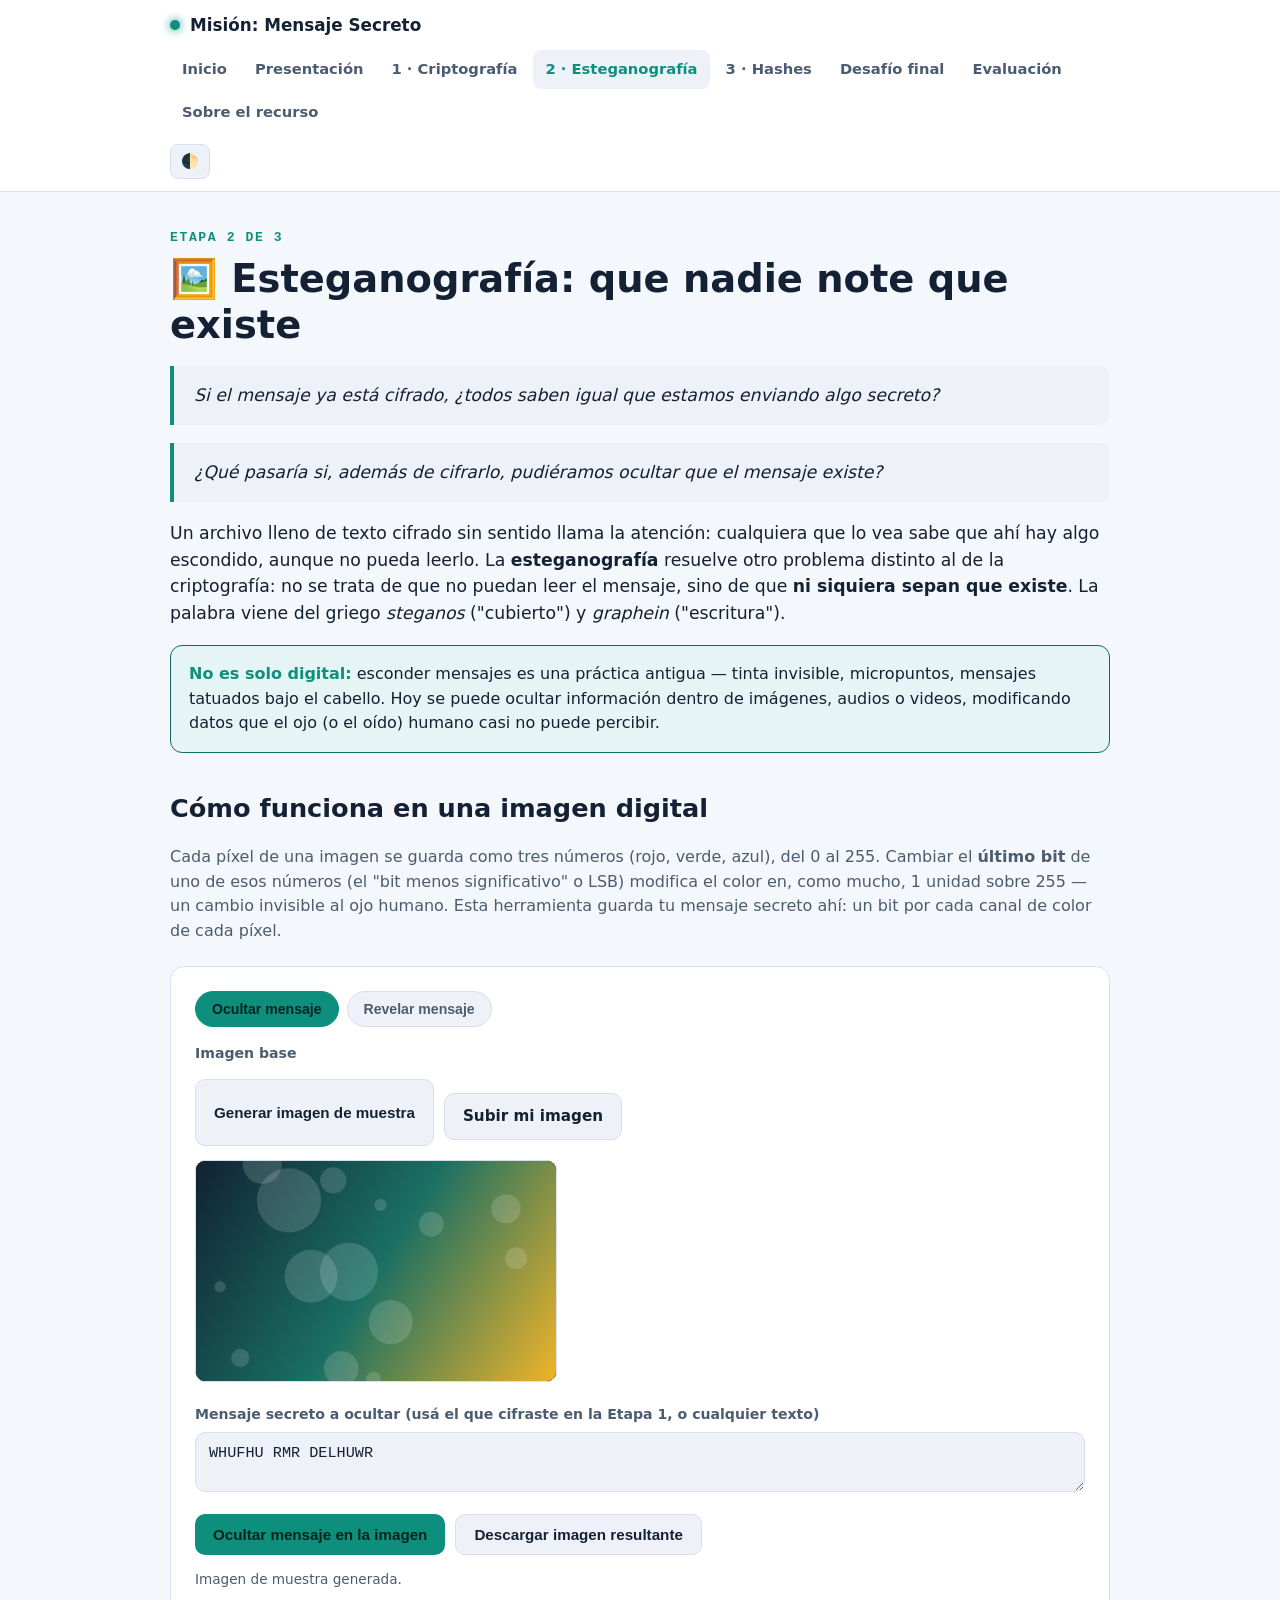
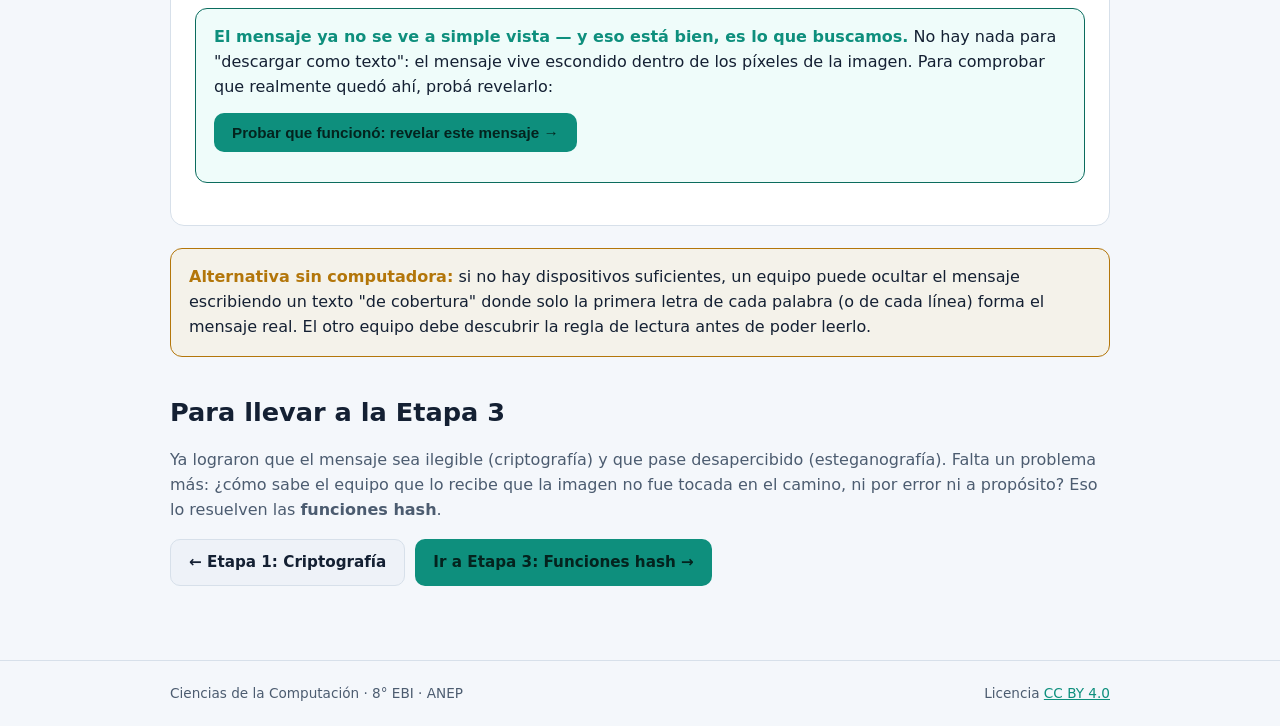
<file: actividades/esteganografia.html>
<!DOCTYPE html>
<html lang="es">
<head>
<meta charset="UTF-8">
<meta name="viewport" content="width=device-width, initial-scale=1.0">
<title>Etapa 2 · Esteganografía — Misión: Mensaje Secreto</title>
<link rel="stylesheet" href="../assets/style.css">
</head>
<body>

<header class="site">
  <div class="nav-row">
    <a class="brand" href="../index.html"><span class="dot"></span>Misión: Mensaje Secreto</a>
    <nav class="links">
      <a href="../index.html">Inicio</a>
      <a href="../presentacion.html">Presentación</a>
      <a href="criptografia.html">1 · Criptografía</a>
      <a href="esteganografia.html" class="active">2 · Esteganografía</a>
      <a href="hashes.html">3 · Hashes</a>
      <a href="desafio-final.html">Desafío final</a>
      <a href="../evaluacion.html">Evaluación</a>
      <a href="../recursos-docentes.html">Sobre el recurso</a>
    </nav>
    <button class="theme-toggle" onclick="toggleTheme()" aria-label="Cambiar tema">🌓</button>
  </div>
</header>

<main>
  <div class="container">
    <p class="eyebrow">Etapa 2 de 3</p>
    <h1>🖼️ Esteganografía: que nadie note que existe</h1>

    <blockquote class="question">
      Si el mensaje ya está cifrado, ¿todos saben igual que estamos enviando algo secreto?
    </blockquote>
    <blockquote class="question">
      ¿Qué pasaría si, además de cifrarlo, pudiéramos ocultar que el mensaje existe?
    </blockquote>

    <p class="lead">
      Un archivo lleno de texto cifrado sin sentido llama la atención: cualquiera que lo vea sabe que
      ahí hay algo escondido, aunque no pueda leerlo. La <strong>esteganografía</strong> resuelve otro
      problema distinto al de la criptografía: no se trata de que no puedan leer el mensaje, sino de que
      <strong>ni siquiera sepan que existe</strong>. La palabra viene del griego <em>steganos</em>
      ("cubierto") y <em>graphein</em> ("escritura").
    </p>

    <div class="callout">
      <strong>No es solo digital:</strong> esconder mensajes es una práctica antigua — tinta invisible,
      micropuntos, mensajes tatuados bajo el cabello. Hoy se puede ocultar información dentro de imágenes,
      audios o videos, modificando datos que el ojo (o el oído) humano casi no puede percibir.
    </div>

    <h2>Cómo funciona en una imagen digital</h2>
    <p>
      Cada píxel de una imagen se guarda como tres números (rojo, verde, azul), del 0 al 255. Cambiar el
      <strong>último bit</strong> de uno de esos números (el "bit menos significativo" o LSB) modifica el
      color en, como mucho, 1 unidad sobre 255 — un cambio invisible al ojo humano. Esta herramienta
      guarda tu mensaje secreto ahí: un bit por cada canal de color de cada píxel.
    </p>

    <div class="tool">
      <div class="tabs">
        <button class="tab-btn active" data-tab="ocultar">Ocultar mensaje</button>
        <button class="tab-btn" data-tab="revelar">Revelar mensaje</button>
      </div>

      <div class="tab-panel active" id="tab-ocultar">
        <label>Imagen base</label>
        <div class="btn-row">
          <button class="btn secondary" onclick="generarImagenMuestra()">Generar imagen de muestra</button>
          <label class="btn secondary" style="cursor:pointer;">
            Subir mi imagen
            <input type="file" accept="image/*" onchange="cargarImagenOcultar(event)" style="display:none;">
          </label>
        </div>
        <canvas id="canvas-ocultar" width="360" height="220"></canvas>

        <label for="msg-ocultar">Mensaje secreto a ocultar (usá el que cifraste en la Etapa 1, o cualquier texto)</label>
        <textarea id="msg-ocultar" rows="2" placeholder="Pegá acá tu mensaje cifrado...">WHUFHU RMR DELHUWR</textarea>

        <div class="btn-row">
          <button class="btn" onclick="ocultarMensaje()">Ocultar mensaje en la imagen</button>
          <button class="btn secondary" onclick="descargarImagen()">Descargar imagen resultante</button>
        </div>
        <p class="hint" id="ocultar-estado"></p>

        <div class="callout">
          <strong>El mensaje ya no se ve a simple vista — y eso está bien, es lo que buscamos.</strong>
          No hay nada para "descargar como texto": el mensaje vive escondido dentro de los píxeles de
          la imagen. Para comprobar que realmente quedó ahí, probá revelarlo:
          <div class="btn-row">
            <button class="btn" onclick="probarRevelado()">Probar que funcionó: revelar este mensaje →</button>
          </div>
        </div>
      </div>

      <div class="tab-panel" id="tab-revelar">
        <label>Imagen a analizar</label>
        <div class="btn-row">
          <button class="btn secondary" onclick="usarUltimaGenerada()">Usar la imagen que acabo de crear</button>
          <label class="btn secondary" style="cursor:pointer;">
            Subir una imagen para revisar
            <input type="file" accept="image/*" onchange="cargarImagenRevelar(event)" style="display:none;">
          </label>
        </div>
        <canvas id="canvas-revelar" width="360" height="220"></canvas>

        <div class="btn-row">
          <button class="btn" onclick="revelarMensaje()">Revelar mensaje oculto</button>
        </div>
        <label>Mensaje encontrado</label>
        <div class="output-box" id="mensaje-revelado">—</div>
      </div>
    </div>

    <div class="callout warn">
      <strong>Alternativa sin computadora:</strong> si no hay dispositivos suficientes, un equipo puede
      ocultar el mensaje escribiendo un texto "de cobertura" donde solo la primera letra de cada palabra
      (o de cada línea) forma el mensaje real. El otro equipo debe descubrir la regla de lectura antes
      de poder leerlo.
    </div>

    <h2>Para llevar a la Etapa 3</h2>
    <p>
      Ya lograron que el mensaje sea ilegible (criptografía) y que pase desapercibido (esteganografía).
      Falta un problema más: ¿cómo sabe el equipo que lo recibe que la imagen no fue tocada en el camino,
      ni por error ni a propósito? Eso lo resuelven las <strong>funciones hash</strong>.
    </p>

    <div class="btn-row">
      <a class="btn secondary" href="criptografia.html">← Etapa 1: Criptografía</a>
      <a class="btn" href="hashes.html">Ir a Etapa 3: Funciones hash →</a>
    </div>
  </div>
</main>

<footer class="site">
  <div class="container">
    <span>Ciencias de la Computación · 8° EBI · ANEP</span>
    <span>Licencia <a href="../licencia.html">CC BY 4.0</a></span>
  </div>
</footer>

<script>
(function(){
  const stored = localStorage.getItem('theme');
  if (stored) document.documentElement.setAttribute('data-theme', stored);
})();
function toggleTheme(){
  const root = document.documentElement;
  const current = root.getAttribute('data-theme') || (window.matchMedia('(prefers-color-scheme: light)').matches ? 'light' : 'dark');
  const next = current === 'dark' ? 'light' : 'dark';
  root.setAttribute('data-theme', next);
  localStorage.setItem('theme', next);
}
document.querySelectorAll('.tab-btn').forEach(btn => {
  btn.addEventListener('click', () => {
    document.querySelectorAll('.tab-btn').forEach(b => b.classList.remove('active'));
    document.querySelectorAll('.tab-panel').forEach(p => p.classList.remove('active'));
    btn.classList.add('active');
    document.getElementById('tab-' + btn.dataset.tab).classList.add('active');
  });
});

const canvasOcultar = document.getElementById('canvas-ocultar');
const canvasRevelar = document.getElementById('canvas-revelar');

function generarImagenMuestra(){
  const ctx = canvasOcultar.getContext('2d');
  const w = canvasOcultar.width, h = canvasOcultar.height;
  const grad = ctx.createLinearGradient(0, 0, w, h);
  grad.addColorStop(0, '#123');
  grad.addColorStop(0.5, '#1a6f63');
  grad.addColorStop(1, '#f0b429');
  ctx.fillStyle = grad;
  ctx.fillRect(0, 0, w, h);
  ctx.fillStyle = 'rgba(255,255,255,0.15)';
  for (let i = 0; i < 14; i++){
    ctx.beginPath();
    ctx.arc(Math.random()*w, Math.random()*h, Math.random()*30 + 5, 0, Math.PI*2);
    ctx.fill();
  }
  document.getElementById('ocultar-estado').textContent = 'Imagen de muestra generada.';
}

function drawImageToCanvas(img, canvas){
  const maxW = 480;
  let w = img.width, h = img.height;
  if (w > maxW) { h = Math.round(h * (maxW / w)); w = maxW; }
  canvas.width = w; canvas.height = h;
  const ctx = canvas.getContext('2d');
  ctx.drawImage(img, 0, 0, w, h);
}

function cargarImagenOcultar(evt){
  const file = evt.target.files[0];
  if (!file) return;
  const reader = new FileReader();
  reader.onload = e => {
    const img = new Image();
    img.onload = () => {
      drawImageToCanvas(img, canvasOcultar);
      document.getElementById('ocultar-estado').textContent = 'Imagen propia cargada.';
    };
    img.src = e.target.result;
  };
  reader.readAsDataURL(file);
}

function cargarImagenRevelar(evt){
  const file = evt.target.files[0];
  if (!file) return;
  const reader = new FileReader();
  reader.onload = e => {
    const img = new Image();
    img.onload = () => drawImageToCanvas(img, canvasRevelar);
    img.src = e.target.result;
  };
  reader.readAsDataURL(file);
}

function usarUltimaGenerada(){
  canvasRevelar.width = canvasOcultar.width;
  canvasRevelar.height = canvasOcultar.height;
  canvasRevelar.getContext('2d').drawImage(canvasOcultar, 0, 0);
}

function probarRevelado(){
  document.querySelectorAll('.tab-btn').forEach(b => b.classList.remove('active'));
  document.querySelectorAll('.tab-panel').forEach(p => p.classList.remove('active'));
  document.querySelector('.tab-btn[data-tab="revelar"]').classList.add('active');
  document.getElementById('tab-revelar').classList.add('active');
  usarUltimaGenerada();
  revelarMensaje();
  document.getElementById('tab-revelar').scrollIntoView({behavior:'smooth', block:'start'});
}

function bitPosToIndex(n){
  const pixel = Math.floor(n / 3);
  const channel = n % 3;
  return pixel * 4 + channel;
}

function ocultarMensaje(){
  const ctx = canvasOcultar.getContext('2d');
  const imgData = ctx.getImageData(0, 0, canvasOcultar.width, canvasOcultar.height);
  const data = imgData.data;
  const mensaje = document.getElementById('msg-ocultar').value;
  const msgBytes = new TextEncoder().encode(mensaje);

  const capacityBits = Math.floor(data.length / 4) * 3;
  const totalBits = (4 + msgBytes.length) * 8;
  if (totalBits > capacityBits) {
    document.getElementById('ocultar-estado').textContent = 'El mensaje es demasiado largo para esta imagen. Probá con una imagen más grande o un mensaje más corto.';
    return;
  }

  const allBytes = new Uint8Array(4 + msgBytes.length);
  const lenView = new DataView(allBytes.buffer);
  lenView.setUint32(0, msgBytes.length, false);
  allBytes.set(msgBytes, 4);

  for (let n = 0; n < totalBits; n++){
    const byteIndex = n >> 3;
    const bitInByte = n & 7;
    const bit = (allBytes[byteIndex] >> (7 - bitInByte)) & 1;
    const idx = bitPosToIndex(n);
    data[idx] = (data[idx] & 0xFE) | bit;
  }
  ctx.putImageData(imgData, 0, 0);
  document.getElementById('ocultar-estado').textContent = 'Mensaje oculto en la imagen (' + msgBytes.length + ' bytes). Visualmente no notarás diferencia.';
}

function descargarImagen(){
  const link = document.createElement('a');
  link.download = 'mensaje-secreto.png';
  link.href = canvasOcultar.toDataURL('image/png');
  link.click();
}

function revelarMensaje(){
  const ctx = canvasRevelar.getContext('2d');
  if (canvasRevelar.width === 0){
    document.getElementById('mensaje-revelado').textContent = '(primero cargá una imagen)';
    return;
  }
  const imgData = ctx.getImageData(0, 0, canvasRevelar.width, canvasRevelar.height);
  const data = imgData.data;

  let length = 0;
  for (let n = 0; n < 32; n++){
    const idx = bitPosToIndex(n);
    length = (length * 2) + (data[idx] & 1);
  }

  const capacityBits = Math.floor(data.length / 4) * 3;
  if (length <= 0 || length * 8 + 32 > capacityBits || length > 100000){
    document.getElementById('mensaje-revelado').textContent = '(no se detectó un mensaje válido en esta imagen)';
    return;
  }

  const bytes = new Uint8Array(length);
  for (let n = 0; n < length * 8; n++){
    const idx = bitPosToIndex(32 + n);
    const bit = data[idx] & 1;
    const byteIndex = n >> 3;
    const bitInByte = n & 7;
    bytes[byteIndex] |= (bit << (7 - bitInByte));
  }
  try {
    document.getElementById('mensaje-revelado').textContent = new TextDecoder('utf-8', {fatal:true}).decode(bytes);
  } catch (e) {
    document.getElementById('mensaje-revelado').textContent = '(no se detectó un mensaje válido en esta imagen)';
  }
}

generarImagenMuestra();
</script>
</body>
</html>
</file>
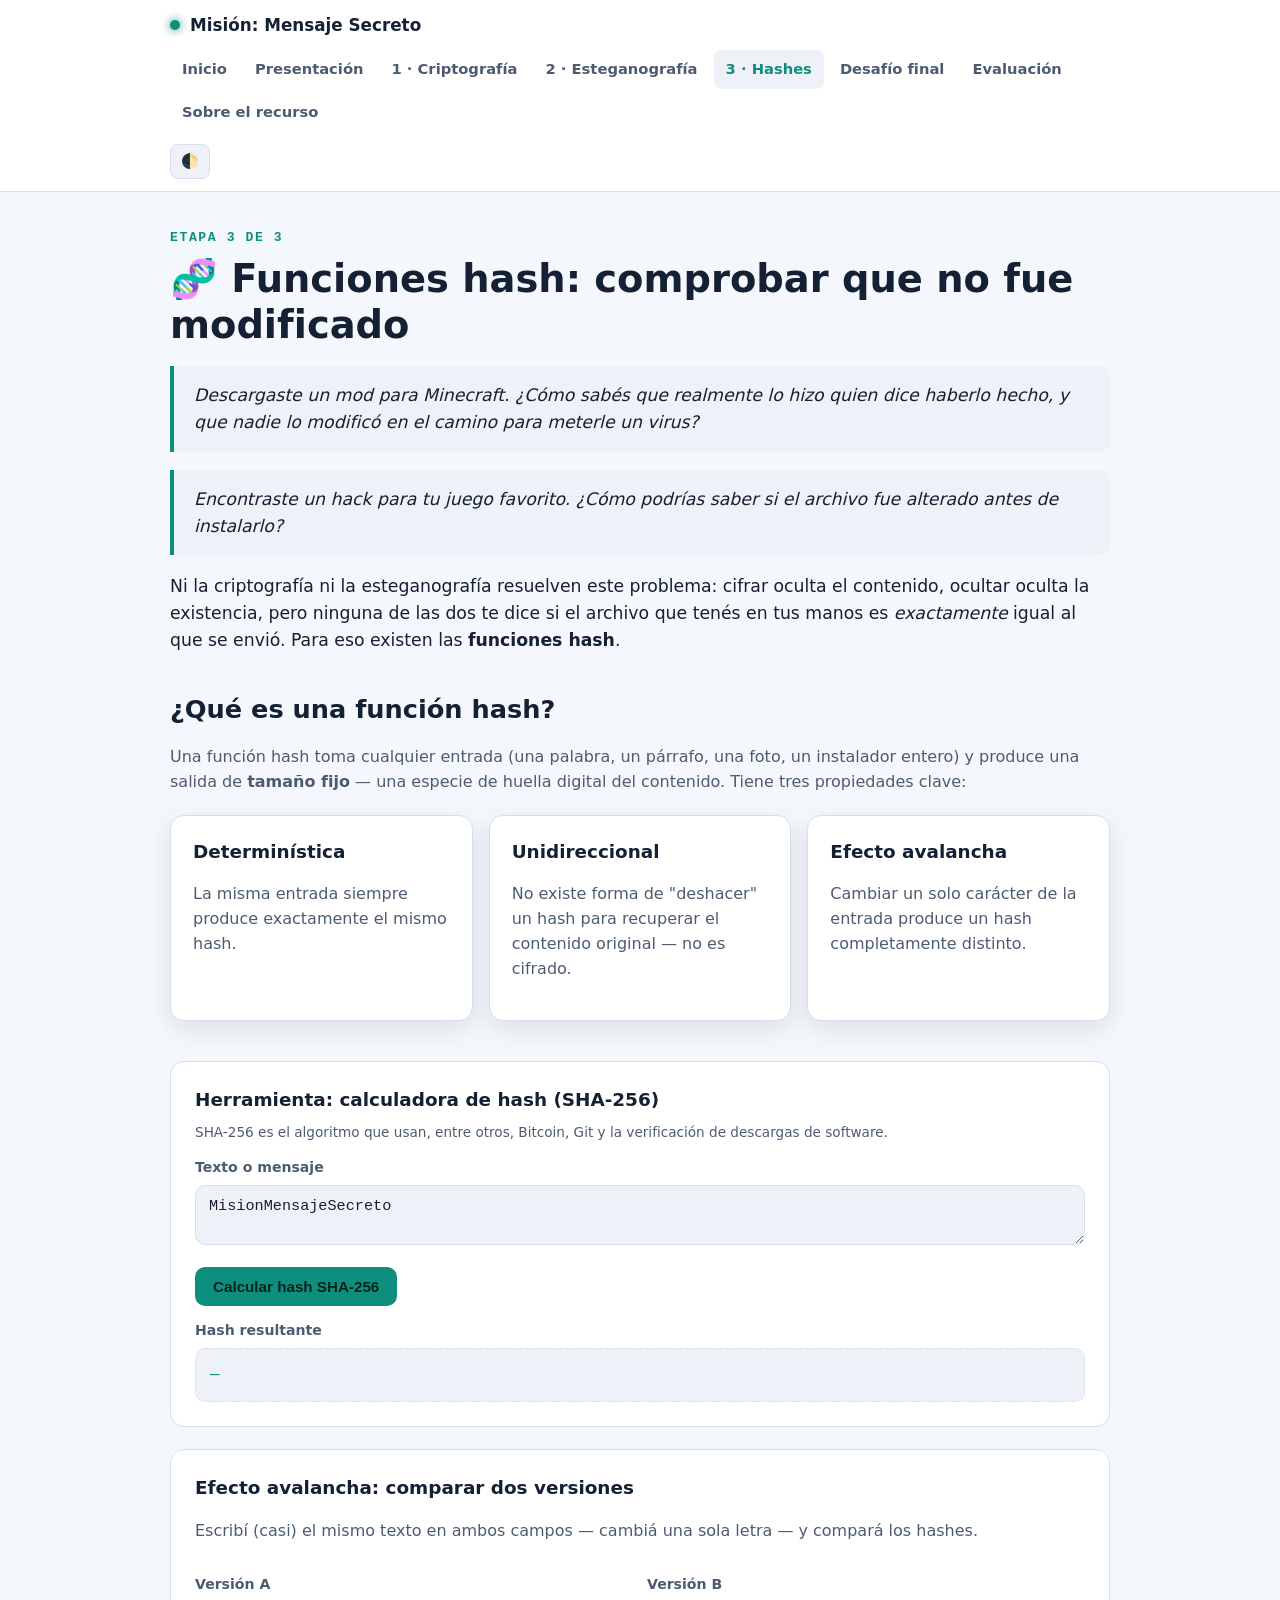
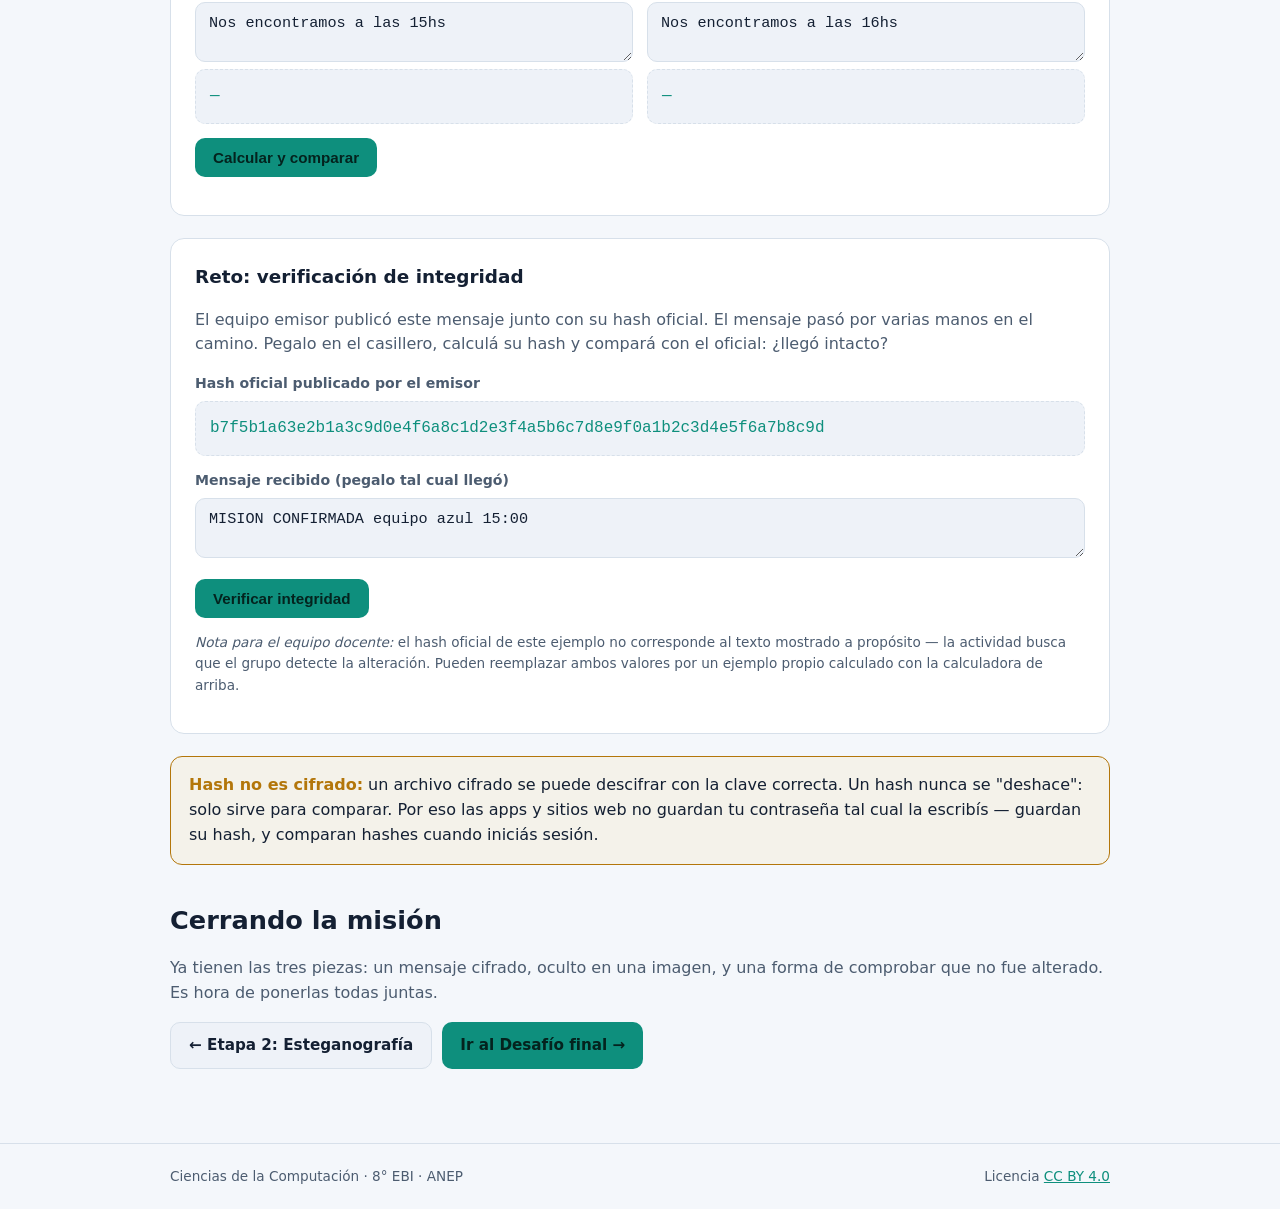
<file: actividades/hashes.html>
<!DOCTYPE html>
<html lang="es">
<head>
<meta charset="UTF-8">
<meta name="viewport" content="width=device-width, initial-scale=1.0">
<title>Etapa 3 · Funciones hash — Misión: Mensaje Secreto</title>
<link rel="stylesheet" href="../assets/style.css">
</head>
<body>

<header class="site">
  <div class="nav-row">
    <a class="brand" href="../index.html"><span class="dot"></span>Misión: Mensaje Secreto</a>
    <nav class="links">
      <a href="../index.html">Inicio</a>
      <a href="../presentacion.html">Presentación</a>
      <a href="criptografia.html">1 · Criptografía</a>
      <a href="esteganografia.html">2 · Esteganografía</a>
      <a href="hashes.html" class="active">3 · Hashes</a>
      <a href="desafio-final.html">Desafío final</a>
      <a href="../evaluacion.html">Evaluación</a>
      <a href="../recursos-docentes.html">Sobre el recurso</a>
    </nav>
    <button class="theme-toggle" onclick="toggleTheme()" aria-label="Cambiar tema">🌓</button>
  </div>
</header>

<main>
  <div class="container">
    <p class="eyebrow">Etapa 3 de 3</p>
    <h1>🧬 Funciones hash: comprobar que no fue modificado</h1>

    <blockquote class="question">
      Descargaste un mod para Minecraft. ¿Cómo sabés que realmente lo hizo quien dice haberlo hecho,
      y que nadie lo modificó en el camino para meterle un virus?
    </blockquote>
    <blockquote class="question">
      Encontraste un hack para tu juego favorito. ¿Cómo podrías saber si el archivo fue alterado
      antes de instalarlo?
    </blockquote>

    <p class="lead">
      Ni la criptografía ni la esteganografía resuelven este problema: cifrar oculta el contenido,
      ocultar oculta la existencia, pero ninguna de las dos te dice si el archivo que tenés en tus
      manos es <em>exactamente</em> igual al que se envió. Para eso existen las
      <strong>funciones hash</strong>.
    </p>

    <h2>¿Qué es una función hash?</h2>
    <p>Una función hash toma cualquier entrada (una palabra, un párrafo, una foto, un instalador entero)
    y produce una salida de <strong>tamaño fijo</strong> — una especie de huella digital del contenido.
    Tiene tres propiedades clave:</p>
    <div class="grid">
      <div class="card">
        <h3>Determinística</h3>
        <p>La misma entrada siempre produce exactamente el mismo hash.</p>
      </div>
      <div class="card">
        <h3>Unidireccional</h3>
        <p>No existe forma de "deshacer" un hash para recuperar el contenido original — no es cifrado.</p>
      </div>
      <div class="card">
        <h3>Efecto avalancha</h3>
        <p>Cambiar un solo carácter de la entrada produce un hash completamente distinto.</p>
      </div>
    </div>

    <div class="tool">
      <h3>Herramienta: calculadora de hash (SHA-256)</h3>
      <p class="hint">SHA-256 es el algoritmo que usan, entre otros, Bitcoin, Git y la verificación de descargas de software.</p>
      <label for="hash-texto">Texto o mensaje</label>
      <textarea id="hash-texto" rows="2" placeholder="Escribí algo...">MisionMensajeSecreto</textarea>
      <div class="btn-row">
        <button class="btn" onclick="calcularHashSimple()">Calcular hash SHA-256</button>
      </div>
      <label>Hash resultante</label>
      <div class="output-box" id="hash-simple-resultado">—</div>
    </div>

    <div class="tool">
      <h3>Efecto avalancha: comparar dos versiones</h3>
      <p>Escribí (casi) el mismo texto en ambos campos — cambiá una sola letra — y compará los hashes.</p>
      <div class="compare">
        <div>
          <label for="hash-a">Versión A</label>
          <textarea id="hash-a" rows="2">Nos encontramos a las 15hs</textarea>
          <div class="output-box" id="hash-a-out">—</div>
        </div>
        <div>
          <label for="hash-b">Versión B</label>
          <textarea id="hash-b" rows="2">Nos encontramos a las 16hs</textarea>
          <div class="output-box" id="hash-b-out">—</div>
        </div>
      </div>
      <div class="btn-row">
        <button class="btn" onclick="compararHashes()">Calcular y comparar</button>
      </div>
      <p id="compare-resultado" class="hint"></p>
    </div>

    <div class="tool">
      <h3>Reto: verificación de integridad</h3>
      <p>
        El equipo emisor publicó este mensaje junto con su hash oficial. El mensaje pasó por varias manos
        en el camino. Pegalo en el casillero, calculá su hash y compará con el oficial: ¿llegó intacto?
      </p>
      <label>Hash oficial publicado por el emisor</label>
      <div class="output-box">b7f5b1a63e2b1a3c9d0e4f6a8c1d2e3f4a5b6c7d8e9f0a1b2c3d4e5f6a7b8c9d</div>
      <label for="hash-recibido">Mensaje recibido (pegalo tal cual llegó)</label>
      <textarea id="hash-recibido" rows="2">MISION CONFIRMADA equipo azul 15:00</textarea>
      <div class="btn-row">
        <button class="btn" onclick="verificarIntegridad()">Verificar integridad</button>
      </div>
      <p id="verificacion-resultado" class="hint"></p>
      <p class="small">
        <em>Nota para el equipo docente:</em> el hash oficial de este ejemplo no corresponde al texto
        mostrado a propósito — la actividad busca que el grupo detecte la alteración. Pueden reemplazar
        ambos valores por un ejemplo propio calculado con la calculadora de arriba.
      </p>
    </div>

    <div class="callout warn">
      <strong>Hash no es cifrado:</strong> un archivo cifrado se puede descifrar con la clave correcta.
      Un hash nunca se "deshace": solo sirve para comparar. Por eso las apps y sitios web no guardan tu
      contraseña tal cual la escribís — guardan su hash, y comparan hashes cuando iniciás sesión.
    </div>

    <h2>Cerrando la misión</h2>
    <p>Ya tienen las tres piezas: un mensaje cifrado, oculto en una imagen, y una forma de comprobar que
    no fue alterado. Es hora de ponerlas todas juntas.</p>

    <div class="btn-row">
      <a class="btn secondary" href="esteganografia.html">← Etapa 2: Esteganografía</a>
      <a class="btn" href="desafio-final.html">Ir al Desafío final →</a>
    </div>
  </div>
</main>

<footer class="site">
  <div class="container">
    <span>Ciencias de la Computación · 8° EBI · ANEP</span>
    <span>Licencia <a href="../licencia.html">CC BY 4.0</a></span>
  </div>
</footer>

<script>
(function(){
  const stored = localStorage.getItem('theme');
  if (stored) document.documentElement.setAttribute('data-theme', stored);
})();
function toggleTheme(){
  const root = document.documentElement;
  const current = root.getAttribute('data-theme') || (window.matchMedia('(prefers-color-scheme: light)').matches ? 'light' : 'dark');
  const next = current === 'dark' ? 'light' : 'dark';
  root.setAttribute('data-theme', next);
  localStorage.setItem('theme', next);
}

async function sha256(texto){
  if (!window.crypto || !window.crypto.subtle){
    return '(esta herramienta necesita ejecutarse con HTTPS; al publicar el sitio en GitHub Pages funciona automáticamente)';
  }
  const enc = new TextEncoder().encode(texto);
  const buffer = await crypto.subtle.digest('SHA-256', enc);
  return Array.from(new Uint8Array(buffer)).map(b => b.toString(16).padStart(2, '0')).join('');
}

async function calcularHashSimple(){
  const texto = document.getElementById('hash-texto').value;
  document.getElementById('hash-simple-resultado').textContent = await sha256(texto);
}

async function compararHashes(){
  const a = document.getElementById('hash-a').value;
  const b = document.getElementById('hash-b').value;
  const hashA = await sha256(a);
  const hashB = await sha256(b);
  document.getElementById('hash-a-out').textContent = hashA;
  document.getElementById('hash-b-out').textContent = hashB;
  const resultado = document.getElementById('compare-resultado');
  if (a === b) {
    resultado.innerHTML = '<span class="status-ok">Los textos son idénticos → los hashes coinciden.</span>';
  } else if (hashA === hashB) {
    resultado.innerHTML = '<span class="status-bad">Raro: textos distintos con el mismo hash (no debería pasar con SHA-256).</span>';
  } else {
    resultado.innerHTML = '<span class="status-bad">Los hashes son completamente distintos, aunque el texto casi no cambió: eso es el efecto avalancha.</span>';
  }
}

async function verificarIntegridad(){
  const oficial = 'b7f5b1a63e2b1a3c9d0e4f6a8c1d2e3f4a5b6c7d8e9f0a1b2c3d4e5f6a7b8c9d';
  const recibido = document.getElementById('hash-recibido').value;
  const hashRecibido = await sha256(recibido);
  const resultado = document.getElementById('verificacion-resultado');
  if (hashRecibido === oficial) {
    resultado.innerHTML = '<span class="status-ok">✔ El hash coincide: el mensaje llegó intacto.</span>';
  } else {
    resultado.innerHTML = '<span class="status-bad">✘ El hash NO coincide (' + hashRecibido.slice(0,16) + '…): el mensaje fue alterado en el camino, o el hash oficial no corresponde a este texto.</span>';
  }
}
</script>
</body>
</html>
</file>
<file: assets/style.css>
/* Misión: Mensaje Secreto — Recurso ANEP 8° EBI
   Hoja de estilos compartida */

:root {
  --bg: #0f1620;
  --bg-elev: #16202e;
  --bg-elev-2: #1c2a3c;
  --text: #e8edf4;
  --text-dim: #a9b6c6;
  --accent: #35d0ba;
  --accent-dim: #1f8f7f;
  --accent-2: #f0b429;
  --danger: #ef5f6b;
  --ok: #4fd67a;
  --border: #2a3849;
  --mono: "Courier New", ui-monospace, Consolas, monospace;
  --sans: "Segoe UI", system-ui, -apple-system, sans-serif;
  --radius: 14px;
  --shadow: 0 8px 24px rgba(0,0,0,.35);
}

:root[data-theme="light"] {
  --bg: #f4f7fb;
  --bg-elev: #ffffff;
  --bg-elev-2: #eef2f8;
  --text: #142033;
  --text-dim: #4c5c70;
  --accent: #0e8f7d;
  --accent-dim: #0b6c5e;
  --accent-2: #b3760a;
  --danger: #c62839;
  --ok: #1f8a4c;
  --border: #d7e0ea;
  --shadow: 0 8px 24px rgba(20,32,51,.10);
}

@media (prefers-color-scheme: light) {
  :root:not([data-theme="dark"]) {
    --bg: #f4f7fb;
    --bg-elev: #ffffff;
    --bg-elev-2: #eef2f8;
    --text: #142033;
    --text-dim: #4c5c70;
    --accent: #0e8f7d;
    --accent-dim: #0b6c5e;
    --accent-2: #b3760a;
    --danger: #c62839;
    --ok: #1f8a4c;
    --border: #d7e0ea;
    --shadow: 0 8px 24px rgba(20,32,51,.10);
  }
}

* { box-sizing: border-box; }

html, body {
  margin: 0;
  padding: 0;
  background: var(--bg);
  color: var(--text);
  font-family: var(--sans);
  line-height: 1.55;
  scroll-behavior: smooth;
}

body {
  min-height: 100vh;
  display: flex;
  flex-direction: column;
}

a { color: var(--accent); }
a:hover { color: var(--accent-2); }

.container {
  width: 100%;
  max-width: 980px;
  margin: 0 auto;
  padding: 0 20px;
}

/* ---------- Header / nav ---------- */
header.site {
  border-bottom: 1px solid var(--border);
  background: var(--bg-elev);
  position: sticky;
  top: 0;
  z-index: 20;
}

.nav-row {
  display: flex;
  align-items: center;
  justify-content: space-between;
  gap: 12px;
  padding: 12px 20px;
  max-width: 980px;
  margin: 0 auto;
  flex-wrap: wrap;
}

.brand {
  display: flex;
  align-items: center;
  gap: 10px;
  font-weight: 700;
  text-decoration: none;
  color: var(--text);
  font-size: 1.05rem;
  white-space: nowrap;
}

.brand .dot {
  width: 10px; height: 10px;
  border-radius: 50%;
  background: var(--accent);
  box-shadow: 0 0 10px var(--accent);
  flex: none;
}

nav.links {
  display: flex;
  gap: 4px;
  flex-wrap: wrap;
}

nav.links a {
  text-decoration: none;
  color: var(--text-dim);
  padding: 8px 12px;
  border-radius: 8px;
  font-size: .92rem;
  font-weight: 600;
  white-space: nowrap;
}

nav.links a:hover { background: var(--bg-elev-2); color: var(--text); }
nav.links a.active { color: var(--accent); background: var(--bg-elev-2); }

.theme-toggle {
  border: 1px solid var(--border);
  background: var(--bg-elev-2);
  color: var(--text);
  border-radius: 8px;
  padding: 8px 10px;
  cursor: pointer;
  font-size: .9rem;
  flex: none;
}

/* ---------- Main content ---------- */
main {
  flex: 1;
  padding: 36px 0 60px;
}

.eyebrow {
  color: var(--accent);
  font-family: var(--mono);
  font-size: .82rem;
  letter-spacing: .12em;
  text-transform: uppercase;
  font-weight: 700;
  margin: 0 0 8px;
}

h1 { font-size: clamp(1.7rem, 4vw, 2.4rem); margin: 0 0 14px; line-height: 1.2; }
h2 { font-size: clamp(1.3rem, 3vw, 1.6rem); margin: 36px 0 12px; }
h3 { font-size: 1.15rem; margin: 22px 0 8px; }
p { color: var(--text-dim); }
p.lead { color: var(--text); font-size: 1.08rem; }

.card {
  background: var(--bg-elev);
  border: 1px solid var(--border);
  border-radius: var(--radius);
  padding: 22px;
  box-shadow: var(--shadow);
  margin-bottom: 18px;
}

.card h3 { margin-top: 0; color: var(--text); }

.grid {
  display: grid;
  grid-template-columns: repeat(auto-fit, minmax(220px, 1fr));
  gap: 16px;
  margin: 20px 0;
}

.stage-card {
  display: block;
  text-decoration: none;
  background: var(--bg-elev);
  border: 1px solid var(--border);
  border-radius: var(--radius);
  padding: 20px;
  color: var(--text);
  transition: transform .15s ease, border-color .15s ease;
}

.stage-card:hover { transform: translateY(-3px); border-color: var(--accent); }

.stage-num {
  font-family: var(--mono);
  color: var(--accent);
  font-size: .8rem;
  font-weight: 700;
  letter-spacing: .08em;
}

.stage-card h3 { margin: 6px 0 6px; }
.stage-card p { margin: 0; font-size: .92rem; }

.badge {
  display: inline-block;
  font-family: var(--mono);
  font-size: .72rem;
  font-weight: 700;
  padding: 3px 9px;
  border-radius: 999px;
  background: var(--bg-elev-2);
  color: var(--accent);
  border: 1px solid var(--border);
  margin: 2px 6px 2px 0;
}

blockquote.question {
  margin: 18px 0;
  padding: 16px 20px;
  border-left: 4px solid var(--accent);
  background: var(--bg-elev-2);
  border-radius: 0 10px 10px 0;
  font-size: 1.08rem;
  font-style: italic;
  color: var(--text);
}

/* ---------- Buttons & inputs ---------- */
.btn {
  display: inline-flex;
  align-items: center;
  gap: 8px;
  border: none;
  background: var(--accent);
  color: #04231e;
  font-weight: 700;
  padding: 11px 18px;
  border-radius: 10px;
  cursor: pointer;
  font-size: .95rem;
  text-decoration: none;
}

.btn:hover { background: var(--accent-2); color: #241a02; }
.btn.secondary { background: var(--bg-elev-2); color: var(--text); border: 1px solid var(--border); }
.btn.secondary:hover { background: var(--bg-elev); color: var(--accent); }
.btn:disabled { opacity: .5; cursor: not-allowed; }

.btn-row { display: flex; gap: 10px; flex-wrap: wrap; margin: 14px 0; }

textarea, input[type="text"], input[type="number"], select {
  width: 100%;
  background: var(--bg-elev-2);
  border: 1px solid var(--border);
  color: var(--text);
  border-radius: 10px;
  padding: 11px 13px;
  font-family: var(--mono);
  font-size: .95rem;
}

label { font-weight: 700; font-size: .88rem; color: var(--text-dim); display: block; margin: 14px 0 6px; }

input[type="range"] { accent-color: var(--accent); width: 100%; }

.field { margin-bottom: 8px; }

.output-box {
  background: var(--bg-elev-2);
  border: 1px dashed var(--border);
  border-radius: 10px;
  padding: 14px;
  font-family: var(--mono);
  word-break: break-all;
  white-space: pre-wrap;
  min-height: 24px;
  color: var(--accent);
}

.hint {
  font-size: .85rem;
  color: var(--text-dim);
  margin-top: 6px;
}

/* ---------- Tool layout ---------- */
.tool {
  background: var(--bg-elev);
  border: 1px solid var(--border);
  border-radius: var(--radius);
  padding: 24px;
  margin: 22px 0;
}

.tool h3 { margin-top: 0; }

.tabs { display: flex; gap: 8px; margin-bottom: 16px; flex-wrap: wrap; }
.tab-btn {
  background: var(--bg-elev-2);
  border: 1px solid var(--border);
  color: var(--text-dim);
  padding: 9px 16px;
  border-radius: 999px;
  cursor: pointer;
  font-weight: 700;
  font-size: .88rem;
}
.tab-btn.active { background: var(--accent); color: #04231e; border-color: var(--accent); }
.tab-panel { display: none; }
.tab-panel.active { display: block; }

canvas { max-width: 100%; border-radius: 10px; border: 1px solid var(--border); background: #000; }

.compare {
  display: grid;
  grid-template-columns: 1fr 1fr;
  gap: 14px;
}
@media (max-width: 640px) { .compare { grid-template-columns: 1fr; } }

.status-ok { color: var(--ok); font-weight: 700; }
.status-bad { color: var(--danger); font-weight: 700; }

/* ---------- Quiz ---------- */
.quiz-q {
  background: var(--bg-elev-2);
  border-radius: 12px;
  padding: 16px 18px;
  margin-bottom: 14px;
  border: 1px solid var(--border);
}
.quiz-q p.q-text { color: var(--text); font-weight: 700; margin: 0 0 10px; }
.quiz-opt {
  display: block;
  width: 100%;
  text-align: left;
  background: var(--bg-elev);
  border: 1px solid var(--border);
  color: var(--text);
  padding: 10px 14px;
  border-radius: 8px;
  margin-bottom: 8px;
  cursor: pointer;
  font-size: .93rem;
}
.quiz-opt:hover { border-color: var(--accent); }
.quiz-opt.correct { background: rgba(79,214,122,.15); border-color: var(--ok); }
.quiz-opt.incorrect { background: rgba(239,95,107,.15); border-color: var(--danger); }
.quiz-score {
  font-family: var(--mono);
  font-size: 1.1rem;
  font-weight: 700;
  color: var(--accent);
}

/* ---------- Rubric table ---------- */
table.rubric {
  width: 100%;
  border-collapse: collapse;
  margin: 18px 0;
  font-size: .88rem;
}
table.rubric th, table.rubric td {
  border: 1px solid var(--border);
  padding: 10px 12px;
  text-align: left;
  vertical-align: top;
}
table.rubric th { background: var(--bg-elev-2); color: var(--accent); }
table.rubric td { color: var(--text-dim); }

/* ---------- Slides (presentacion.html) ---------- */
.deck { position: relative; }
.slide {
  display: none;
  min-height: 62vh;
  padding: 40px 10px;
  animation: fade .25s ease;
}
.slide.active { display: flex; flex-direction: column; justify-content: center; }
@keyframes fade { from { opacity: 0; } to { opacity: 1; } }

.slide h1, .slide h2 { text-align: left; }
.slide ul { color: var(--text-dim); font-size: 1.05rem; }
.slide li { margin-bottom: 8px; }

.slide-flex {
  display: flex;
  gap: 36px;
  align-items: center;
  flex-wrap: wrap;
}
.slide-flex .slide-text { flex: 1 1 320px; }
.slide-flex .slide-media { flex: 1 1 220px; max-width: 280px; margin: 0 auto; }
.diagram { width: 100%; height: auto; color: var(--accent); }
.diagram .accent2 { color: var(--accent-2); }
.diagram-caption {
  text-align: center;
  font-size: .8rem;
  color: var(--text-dim);
  margin-top: 8px;
  font-family: var(--mono);
}

.slide-photo {
  width: 100%;
  border-radius: 12px;
  border: 1px solid var(--border);
  display: block;
}
.photo-credit {
  text-align: center;
  font-size: .72rem;
  color: var(--text-dim);
  margin-top: 6px;
}
.photo-credit a { color: var(--text-dim); }

.video-slot {
  border: 2px dashed var(--border);
  border-radius: 12px;
  padding: 22px 18px;
  text-align: center;
  color: var(--text-dim);
  background: var(--bg-elev-2);
  margin-top: 18px;
}
.video-slot .video-icon { font-size: 1.8rem; display: block; margin-bottom: 8px; }

.video-embed {
  position: relative;
  width: 100%;
  max-width: 560px;
  aspect-ratio: 16 / 9;
  margin: 18px auto 0;
  border-radius: 12px;
  overflow: hidden;
  border: 1px solid var(--border);
}
.video-embed iframe {
  position: absolute;
  top: 0; left: 0;
  width: 100%;
  height: 100%;
  border: 0;
}
.video-slot strong { color: var(--text); display: block; margin-bottom: 4px; }
.video-slot p { margin: 4px 0 0; font-size: .82rem; }

.deck-controls {
  position: sticky;
  bottom: 0;
  display: flex;
  align-items: center;
  justify-content: space-between;
  background: var(--bg-elev);
  border-top: 1px solid var(--border);
  padding: 14px 20px;
  border-radius: var(--radius) var(--radius) 0 0;
  box-shadow: var(--shadow);
}
.deck-progress { font-family: var(--mono); color: var(--text-dim); font-size: .85rem; }

/* ---------- Footer ---------- */
footer.site {
  border-top: 1px solid var(--border);
  padding: 22px 0;
  color: var(--text-dim);
  font-size: .85rem;
}
footer.site .container { display: flex; justify-content: space-between; gap: 12px; flex-wrap: wrap; }

.callout {
  border: 1px solid var(--accent-dim);
  background: rgba(53,208,186,.08);
  border-radius: 12px;
  padding: 16px 18px;
  margin: 18px 0;
}
.callout.warn { border-color: var(--accent-2); background: rgba(240,180,41,.08); }
.callout strong { color: var(--accent); }
.callout.warn strong { color: var(--accent-2); }

.small { font-size: .85rem; color: var(--text-dim); }
hr.sep { border: none; border-top: 1px solid var(--border); margin: 32px 0; }
</file>
